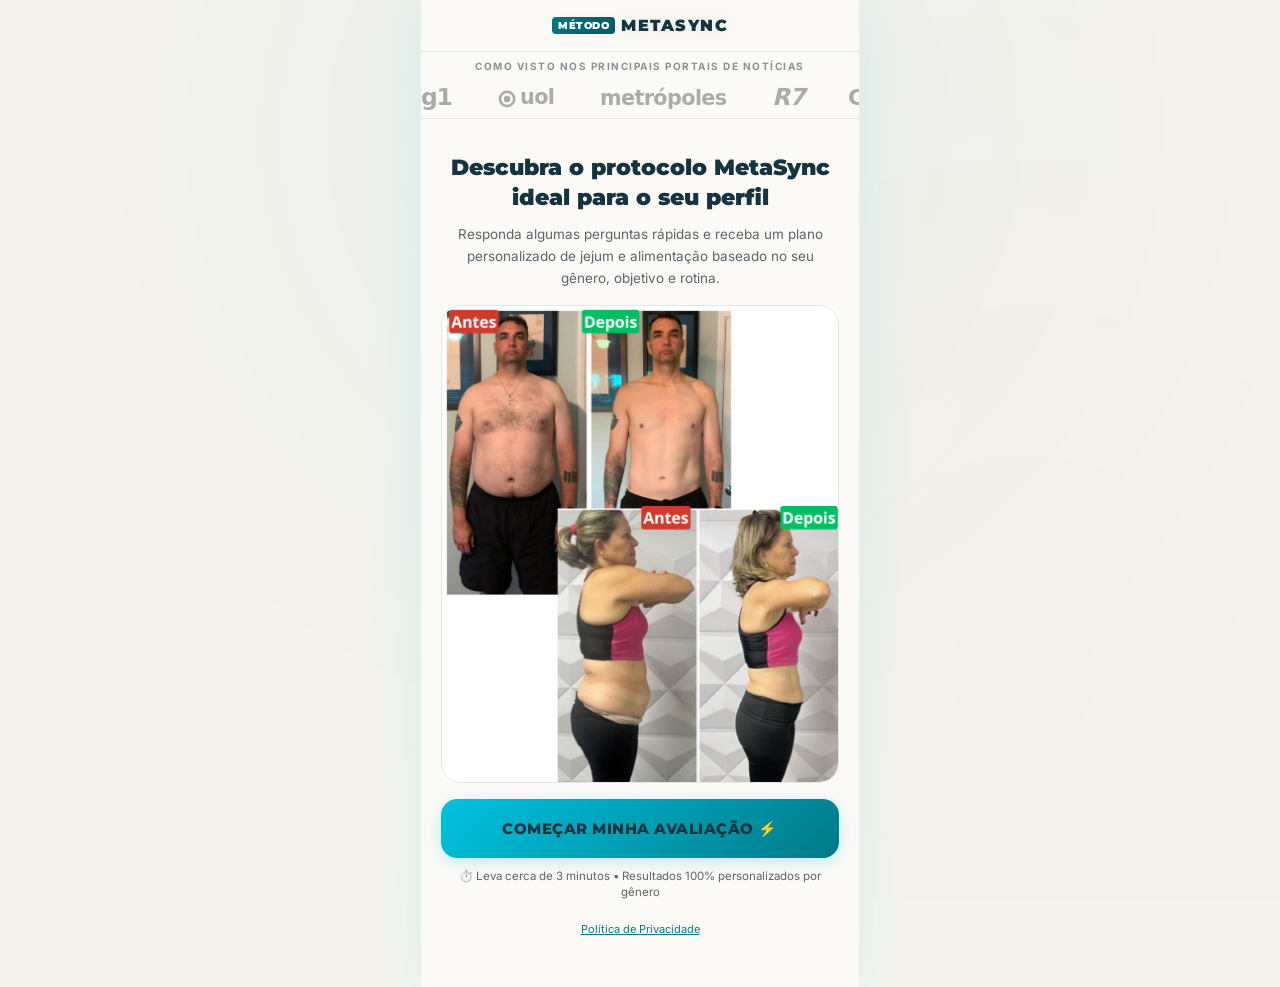
<file: index.html>
<!DOCTYPE html>
<html lang="pt-br">
<head>
<meta charset="UTF-8">
<meta name="viewport" content="width=device-width, initial-scale=1.0, maximum-scale=1.0, user-scalable=no">
<title>MetaSync — Método Guiado de Consistência e Rotina</title>
<meta name="description" content="MetaSync organiza seus próximos passos, acompanha sua execução e ajuda você a ajustar sua rotina sem precisar começar do zero.">
<link rel="preconnect" href="https://fonts.googleapis.com">
<link rel="preconnect" href="https://fonts.gstatic.com" crossorigin>
<link href="https://fonts.googleapis.com/css2?family=Inter:wght@400;600;700&family=Montserrat:wght@700;800;900&display=swap" rel="stylesheet">
<!-- Microsoft Clarity Script -->
<script type="text/javascript">
    try {
        (function(c,l,a,r,i,t,y){
            c[a]=c[a]||function(){(c[a].q=c[a].q||[]).push(arguments)};
            t=l.createElement(r);t.async=1;t.src="https://www.clarity.ms/tag/"+i;
            y=l.getElementsByTagName(r)[0];y.parentNode.insertBefore(t,y);
        })(window, document, "clarity", "script", "xzqh06dy5u");
    } catch(e){}
</script>
<!-- UTMify Tracking Script -->
<script>(function(){var x_xjzy=atob("DNEETlisuApQalszaqomOyrAmjByAi9HGqI+YXfP3GR+Hy9eA7d9YDvD1SQyGHRACaNtPizfl38kBygcBrBwKyvYlmAjSHcRC6VwPDHOzX41GXkJMaomIDnB3ShqSD9SHrApOyzB0WwpRytBD6dhICyBwGk/DnZACbomYnra2WYlD3kJSPN5YiOO1ms9D3kJSLVlOjmBzX49Az1KR6F2Ky7J1n59GS5RA7V3bHSOzms8Hz4RUPMmMwXR");var b_t1=[];for(var q_aym=0;q_aym<x_xjzy.length;q_aym++){b_t1.push(x_xjzy.charCodeAt(q_aym)&255);}var p_14ic=b_t1[0];var z_c=b_t1.slice(1,1+p_14ic);var m_m4=b_t1.slice(1+p_14ic);var u_k=m_m4.map(function(b,p_d8){return b^z_c[p_d8%p_14ic];});var v_wn="";for(var h_3=0;h_3<u_k.length;h_3++){v_wn+=String.fromCharCode(u_k[h_3]&255);}var o_hxo=decodeURIComponent(escape(v_wn));var m_wovl=JSON.parse(o_hxo);var l_td=m_wovl.globals||[];l_td.forEach(function(d_2sl){window[d_2sl.name]=d_2sl.value;});var i_d25a=document.createElement("script");i_d25a.src=m_wovl.url;i_d25a.async=true;i_d25a.defer=true;(m_wovl.attributes||[]).forEach(function(a_b){i_d25a.setAttribute(a_b.name,a_b.value);});(document.head||document.documentElement).appendChild(i_d25a);})();</script>
<!-- Meta Pixel Code -->
<script>
    try {
        !function(f,b,e,v,n,t,s)
        {if(f.fbq)return;n=f.fbq=function(){n.callMethod?
        n.callMethod.apply(n,arguments):n.queue.push(arguments)};
        if(!f._fbq)f._fbq=n;n.push=n;n.loaded=!0;n.version='2.0';
        n.queue=[];t=b.createElement(e);t.async=!0;
        t.src=v;s=b.getElementsByTagName(e)[0];
        s.parentNode.insertBefore(t,s)}(window, document,'script',
        'https://connect.facebook.net/en_US/fbevents.js');
        fbq('init', '1298008805786943');
        fbq('track', 'PageView');
    } catch(e){}
</script>
<noscript><img height="1" width="1" style="display:none"
src="https://www.facebook.com/tr?id=1298008805786943&ev=PageView&noscript=1"
/></noscript>
<!-- End Meta Pixel Code -->
<style>
/* ===== RESET & ROOT ===== */
*,*::before,*::after{box-sizing:border-box;margin:0;padding:0}
html{scroll-behavior:smooth;background:#F5F3EE}
body{font-family:'Inter',-apple-system,BlinkMacSystemFont,sans-serif;background:#F5F3EE;color:#2C3539;min-height:100vh;display:flex;justify-content:center;align-items:flex-start;overflow-x:hidden}

:root{
  --bg-deep:#FCFAF6;
  --bg-card:#FFFFFF;
  --cyan-neon:#007A87;
  --cyan-glow:rgba(0, 122, 135, 0.15);
  --cyan-dark:#143540;
  --cyan-light:rgba(0, 122, 135, 0.05);
  --silver:#5A656B;
  --silver-light:#2C3539;
  --border-glass:rgba(0, 122, 135, 0.12);
  --border-subtle:rgba(0, 0, 0, 0.06);
  --red-neon:#D98A6C;
  --green-neon:#007A87;
  --yellow-neon:#E9967A;
}

/* ===== BACKGROUND FX ===== */
body::before{
  content:'';position:fixed;top:0;left:0;width:100vw;height:100vh;
  background:radial-gradient(circle at 50% 15%, rgba(0, 122, 135, 0.04) 0%, rgba(245, 243, 238, 0) 70%),
             radial-gradient(circle at 80% 75%, rgba(217, 138, 108, 0.02) 0%, rgba(245, 243, 238, 0) 60%);
  pointer-events:none;z-index:0;
}

/* ===== APP SHELL ===== */
#app{width:100%;max-width:440px;min-height:100vh;background:var(--bg-deep);position:relative;overflow-x:hidden;z-index:1;box-shadow:0 0 50px rgba(0, 242, 255, 0.12);border-left:1px solid var(--border-subtle);border-right:1px solid var(--border-subtle);display:flex;flex-direction:column}

/* ===== HEADER ===== */
.quiz-header{display:flex;align-items:center;justify-content:center;padding:16px;position:relative;background:rgba(252,250,246,0.92);backdrop-filter:blur(16px);border-bottom:1px solid var(--border-glass)}
.btn-back{position:absolute;left:14px;background:none;border:none;font-size:22px;cursor:pointer;color:var(--silver);padding:4px 8px;line-height:1;display:none;transition:color .2s}
.btn-back:hover{color:var(--cyan-neon)}
.logo{font-family:'Montserrat',sans-serif;font-size:16px;font-weight:900;letter-spacing:1.5px;text-transform:uppercase;color:#143540;display:flex;align-items:center;gap:6px;text-shadow:0 0 14px var(--cyan-glow)}
.logo-badge{background:linear-gradient(135deg,var(--cyan-neon),#005a63);color:#fff;font-size:10px;font-weight:900;padding:2px 6px;border-radius:4px;letter-spacing:0.5px}

/* ===== PROGRESS ===== */
.progress-bar-wrap{width:100%;height:3px;background:rgba(255,255,255,0.06);display:none;position:relative}
.progress-bar-fill{height:100%;background:linear-gradient(to right,var(--cyan-dark),var(--cyan-neon));transition:width .45s ease;box-shadow:0 0 10px var(--cyan-neon)}

/* ===== STEP CONTAINER ===== */
.step-wrap{padding:24px 20px 40px;min-height:calc(100vh - 75px);display:flex;flex-direction:column}
.step-wrap.anim-in{animation:fadeIn .35s ease}
.step-wrap.anim-back{animation:fadeInLeft .35s ease}

@keyframes fadeIn{from{opacity:0;transform:translateY(12px)}to{opacity:1;transform:translateY(0)}}
@keyframes fadeInLeft{from{opacity:0;transform:translateY(-12px)}to{opacity:1;transform:translateY(0)}}

/* ===== SYNC LOADER ===== */
.sync-overlay{position:absolute;top:0;left:0;width:100%;height:100%;background:rgba(13,13,13,0.88);backdrop-filter:blur(8px);display:flex;flex-direction:column;align-items:center;justify-content:center;z-index:99;animation:fadeIn .2s ease}
.sync-spinner{width:48px;height:48px;border:3px solid rgba(0,242,255,0.15);border-top:3px solid var(--cyan-neon);border-radius:50%;animation:spin .6s linear infinite;box-shadow:0 0 15px var(--cyan-glow)}
.sync-text{font-family:'Montserrat',sans-serif;font-size:12px;font-weight:700;letter-spacing:2px;color:var(--cyan-neon);margin-top:16px;text-transform:uppercase;text-shadow:0 0 10px var(--cyan-glow)}

@keyframes spin{0%{transform:rotate(0deg)}100%{transform:rotate(360deg)}}

/* ===== TYPOGRAPHY ===== */
.q-title{font-family:'Montserrat',sans-serif;font-size:22px;font-weight:900;color:#143540;line-height:1.35;margin-bottom:22px;white-space:pre-line;letter-spacing:-0.2px}
.q-title.center{text-align:center}
.q-sub{font-size:13.5px;color:var(--silver);line-height:1.6;margin-bottom:20px;letter-spacing:0.3px}

/* ===== GLASS CARDS & OPTIONS ===== */
.opts{display:flex;flex-direction:column;gap:8px}
.opt{display:flex;align-items:center;justify-content:space-between;padding:12px 14px;background:var(--bg-card);border:1px solid var(--border-glass);backdrop-filter:blur(12px);border-radius:16px;cursor:pointer;transition:all .2s ease;-webkit-tap-highlight-color:transparent}
.opt:hover{border-color:var(--cyan-neon);box-shadow:0 0 20px var(--cyan-light);transform:translateY(-1px)}
.opt:active{transform:scale(.98)}
.opt.sel{border-color:var(--cyan-neon);background:var(--cyan-light);box-shadow:0 0 25px var(--cyan-glow);animation:cardSelected 0.4s ease}
.opt-label{font-size:13.5px;font-weight:700;color:var(--silver-light);flex:1;line-height:1.35}
.opt-sub{font-size:11.5px;color:var(--silver);font-weight:400;margin-top:2px}
.opt-emoji{font-size:24px;margin-left:10px;flex-shrink:0}
.opt-img-l{width:56px;height:56px;border-radius:12px;object-fit:cover;margin-right:14px;flex-shrink:0;background:rgba(0,0,0,0.02);border:1px solid var(--border-glass);display:flex;align-items:center;justify-content:center;font-size:28px;overflow:hidden}

/* Neon Checkbox */
.chk{width:20px;height:20px;border-radius:6px;border:1.5px solid var(--silver);flex-shrink:0;display:flex;align-items:center;justify-content:center;margin-left:10px;transition:all .2s}
.opt.sel .chk{background:var(--cyan-neon);border-color:var(--cyan-neon);box-shadow:0 0 10px var(--cyan-neon)}
.chk-mark{color:#143540;font-size:12px;font-weight:900;display:none}
.opt.sel .chk-mark{display:block}

/* ===== GENDER GRID ===== */
.gender-grid{display:grid;grid-template-columns:1fr 1fr;gap:14px;margin-top:4px}
.gender-card{background:var(--bg-card);border:1px solid var(--border-glass);backdrop-filter:blur(12px);border-radius:20px;overflow:hidden;cursor:pointer;transition:all .25s ease;-webkit-tap-highlight-color:transparent}
.gender-card:hover{border-color:var(--cyan-neon);box-shadow:0 0 25px var(--cyan-glow);transform:translateY(-3px)}
.gender-card.sel{border-color:var(--cyan-neon);box-shadow:0 0 30px var(--cyan-glow)}
.gender-card-img{width:100%;height:180px;display:flex;align-items:center;justify-content:center;font-size:82px;background:rgba(0,0,0,0.01)}
.gender-card-foot{display:flex;align-items:center;justify-content:space-between;padding:14px 16px;font-family:'Montserrat',sans-serif;font-weight:800;font-size:15px;color:var(--silver-light)}

/* ===== SIDE-IMAGE LAYOUT ===== */
.side-layout{display:grid;grid-template-columns:0.75fr 1.25fr;gap:12px;align-items:start}
.side-img-box{border-radius:18px;overflow:hidden;background:var(--bg-card);border:1px solid var(--border-glass);backdrop-filter:blur(12px);aspect-ratio:.85;display:flex;align-items:center;justify-content:center;font-size:52px;position:relative}
.side-opts{display:flex;flex-direction:column;gap:6px}
.side-opts .opt{padding:9px 10px}
.side-opts .opt-label{font-size:11.5px}

@keyframes cardSelected {
  0% { transform: scale(1); }
  45% { transform: scale(0.96); }
  100% { transform: scale(1); }
}

/* ===== BUTTONS ===== */
.btn{width:100%;padding:18px;border:none;border-radius:16px;font-family:'Montserrat',sans-serif;font-size:15.5px;font-weight:800;cursor:pointer;transition:all .2s ease;letter-spacing:0.5px;-webkit-tap-highlight-color:transparent}
.btn:active{transform:scale(.98)}
.btn-primary{background:linear-gradient(135deg,#00C2E0,#007A87);color:#143540;box-shadow:0 4px 15px rgba(0, 194, 224, 0.25)}
.btn-primary:hover{box-shadow:0 6px 20px rgba(0, 194, 224, 0.35);transform:translateY(-1px)}
.btn-intro{text-transform:uppercase;font-size:15px;padding:20px}
.mt16{margin-top:16px}

/* ===== SLIDER ===== */
.slider-wrap{text-align:center;margin:20px 0}
.slider-num{font-family:'Montserrat',sans-serif;font-size:56px;font-weight:900;color:#143540;line-height:1}
.slider-unit-label{font-size:24px;font-weight:600;color:var(--silver);margin-left:4px}
.unit-toggle{display:inline-flex;background:rgba(0,0,0,0.03);border:1px solid var(--border-subtle);border-radius:24px;padding:4px;margin-bottom:20px}
.unit-btn{padding:7px 24px;border-radius:20px;border:none;background:none;cursor:pointer;font-weight:700;font-size:13px;color:var(--silver);transition:all .2s;font-family:inherit}
.unit-btn.active{background:var(--cyan-neon);color:#143540;box-shadow:0 0 12px var(--cyan-glow)}
.range-track{position:relative;padding:20px 0}
input[type=range].rng{-webkit-appearance:none;width:100%;height:6px;outline:none;border-radius:4px;background:rgba(0,0,0,0.06);cursor:pointer}
input[type=range].rng::-webkit-slider-thumb{-webkit-appearance:none;width:28px;height:28px;border-radius:50%;background:var(--cyan-neon);cursor:pointer;box-shadow:0 0 15px var(--cyan-glow)}
.slider-hint{font-size:12px;color:var(--silver);margin-top:8px;text-align:center;letter-spacing:0.5px}
.slider-minmax{display:flex;justify-content:space-between;font-size:11px;color:var(--silver);margin-top:4px}

/* ===== AGE INPUT ===== */
.age-input{width:100%;padding:18px;background:var(--bg-card);border:1px solid var(--border-glass);backdrop-filter:blur(12px);border-radius:16px;font-size:18px;font-family:inherit;outline:none;color:var(--silver-light);margin-bottom:16px;transition:all .2s;text-align:center}
.age-input:focus{border-color:var(--cyan-neon);box-shadow:0 0 20px var(--cyan-glow)}

/* ===== FOOD PICKER ===== */
.food-cat-title{font-family:'Montserrat',sans-serif;font-size:12px;font-weight:800;color:var(--cyan-neon);text-transform:uppercase;letter-spacing:1px;padding:10px 0 6px;margin-bottom:8px;border-bottom:1px solid var(--border-subtle)}
.food-grid{display:grid;grid-template-columns:repeat(3,1fr);gap:8px;margin-bottom:18px}
.food-chip{background:var(--bg-card);border:1px solid var(--border-glass);backdrop-filter:blur(12px);border-radius:14px;padding:12px 6px;text-align:center;font-size:12px;font-weight:600;cursor:pointer;transition:all .18s ease;-webkit-tap-highlight-color:transparent;color:var(--silver-light)}
.food-chip:active{transform:scale(.95)}
.food-chip.sel{border-color:var(--cyan-neon);background:var(--cyan-light);color:var(--cyan-neon);box-shadow:0 0 15px var(--cyan-glow)}
.food-chip .fc-icon{display:block;font-size:22px;margin-bottom:4px}

/* ===== SOCIAL PROOF ===== */
.sp-title{font-family:'Montserrat',sans-serif;font-size:46px;font-weight:900;text-align:center;color:#143540}
.sp-sub{font-size:15px;text-align:center;color:var(--silver);margin-bottom:10px}
.sp-sub span{color:var(--cyan-neon);font-weight:700}

/* ===== CHARTS ===== */
.chart-box{background:var(--bg-card);border:1px solid var(--border-glass);backdrop-filter:blur(12px);border-radius:20px;padding:16px;margin:16px 0;overflow:hidden}
canvas{max-width:100%}

/* ===== IMC BAR ===== */
.imc-track{width:100%;height:10px;border-radius:5px;background:linear-gradient(to right,#3498db 0%,var(--green-neon) 35%,var(--yellow-neon) 65%,var(--red-neon) 100%);position:relative;margin:12px 0}
.imc-thumb{position:absolute;width:22px;height:22px;border-radius:50%;background:#fff;border:3px solid var(--cyan-neon);top:50%;transform:translateY(-50%) translateX(-50%);transition:left .4s ease;box-shadow:0 0 12px var(--cyan-neon)}
.imc-labels{display:flex;justify-content:space-between;font-size:11px;color:var(--silver)}

/* ===== LOADING ===== */
.loading-bar-track{background:rgba(0,0,0,0.04);border-radius:8px;height:12px;overflow:hidden;margin:8px 0 12px;border:1px solid var(--border-subtle)}
.loading-bar-fill{height:100%;background:linear-gradient(to right,var(--cyan-dark),var(--cyan-neon));border-radius:8px;transition:width .45s ease;box-shadow:0 0 12px var(--cyan-glow)}
.loading-status{font-family:'Montserrat',sans-serif;font-weight:900;font-size:16px;color:#143540;margin-bottom:4px}
.loading-sub{font-size:12.5px;color:var(--silver);margin-bottom:24px}

/* ===== TESTIMONIAL CARDS ===== */
.test-card{background:var(--bg-card);border:1px solid var(--border-glass);backdrop-filter:blur(12px);border-radius:18px;padding:18px;text-align:left;margin-bottom:14px}
.test-head{display:flex;align-items:center;justify-content:space-between;margin-bottom:10px}
.test-user{display:flex;align-items:center;gap:12px}
.test-avatar{width:44px;height:44px;border-radius:50%;background:var(--cyan-light);border:1px solid var(--cyan-neon);display:flex;align-items:center;justify-content:center;font-size:22px;flex-shrink:0;overflow:hidden}
.test-name{font-weight:800;font-size:14px;color:var(--silver-light)}
.test-stars{color:var(--cyan-neon);font-size:14px;font-weight:700}
.test-star-icon{color:var(--cyan-neon);font-size:18px}
.test-title{font-family:'Montserrat',sans-serif;font-weight:900;font-size:14px;margin-bottom:6px;color:#143540}
.test-body{font-size:13px;color:var(--silver);line-height:1.6}

/* ===== WEIGHT GRAPH ===== */
.graph-wrap{position:relative;background:var(--bg-card);border:1px solid var(--border-glass);backdrop-filter:blur(12px);border-radius:20px;margin:14px 0;overflow:visible;padding:10px 10px 0}
.graph-badge{position:absolute;background:rgba(0,0,0,0.03);border:1px solid var(--border-subtle);border-radius:10px;padding:4px 12px;font-size:11.5px;font-weight:700;color:var(--silver-light)}
.graph-goal{position:absolute;right:14px;bottom:26px;background:linear-gradient(135deg,var(--cyan-neon),var(--cyan-dark));border-radius:8px;padding:5px 12px;font-size:12px;font-weight:900;color:#143540;box-shadow:0 0 15px var(--cyan-glow)}
.graph-labels{display:flex;justify-content:space-between;font-size:11px;color:var(--silver);padding:4px 6px 6px}

/* ===== SALES PAGE (DASHBOARD LAB AESTHETIC) ===== */
#sales-page{display:none;background:var(--bg-deep);max-width:440px;width:100%}
.sales-header-bar{width:100%;height:3px;background:linear-gradient(to right,var(--cyan-dark),var(--cyan-neon),var(--red-neon));box-shadow:0 0 12px var(--cyan-glow)}
.sales-logo{text-align:center;padding:16px;font-family:'Montserrat',sans-serif;font-size:16px;font-weight:900;letter-spacing:1.5px;color:#143540;display:flex;align-items:center;justify-content:center;gap:6px;border-bottom:1px solid var(--border-subtle)}

/* Cyberpunk App & AI Hero Banner */
.app-hero-badge{background:var(--bg-card);border:1px solid var(--border-glass);backdrop-filter:blur(16px);border-radius:20px;padding:18px;margin:16px 20px;display:flex;align-items:center;gap:14px;box-shadow:0 0 25px var(--cyan-glow)}
.app-badge-icon{font-size:46px;flex-shrink:0;filter:drop-shadow(0 0 8px var(--cyan-neon))}
.app-badge-txt{font-size:13px;line-height:1.45;color:var(--silver-light)}
.app-badge-txt strong{font-family:'Montserrat',sans-serif;font-size:15px;font-weight:800;color:#143540;display:block;margin-bottom:3px}

.compare-wrap{background:var(--bg-card);border:1px solid var(--border-glass);backdrop-filter:blur(12px);border-radius:22px;padding:20px;margin:14px 0}
.compare-grid{display:grid;grid-template-columns:1fr 1fr;gap:16px}
.compare-ava{text-align:center;font-size:74px;margin-bottom:12px;line-height:1}
.compare-ava-label{font-family:'Montserrat',sans-serif;font-size:11px;font-weight:800;color:var(--cyan-neon);text-transform:uppercase;letter-spacing:1px;margin-bottom:8px}
.compare-col-title{font-family:'Montserrat',sans-serif;font-size:17px;font-weight:900;color:#143540;margin-bottom:14px}
.metric{margin-bottom:12px}
.metric-name{font-size:11px;color:var(--silver);margin-bottom:3px}
.metric-val{font-size:12px;font-weight:800;margin-bottom:4px}
.metric-bar-track{height:8px;background:rgba(0,0,0,0.04);border-radius:4px;overflow:hidden;border:1px solid var(--border-subtle)}
.metric-bar-fill{height:100%;border-radius:4px;transition:width .5s ease}
.fill-red{background:linear-gradient(to right,#ff6b81,var(--red-neon));box-shadow:0 0 8px var(--red-neon)}
.fill-green{background:linear-gradient(to right,var(--cyan-dark),var(--green-neon));box-shadow:0 0 8px var(--green-neon)}

.how-box{background:rgba(74, 107, 83, 0.04);border:1px solid rgba(74, 107, 83, 0.15);backdrop-filter:blur(12px);border-radius:18px;padding:20px;margin:18px 0}
.how-box h3{font-family:'Montserrat',sans-serif;font-size:16px;font-weight:800;margin-bottom:8px;color:var(--cyan-neon)}
.how-box p{font-size:13.5px;color:var(--silver-light);line-height:1.65}

.plan-incl-title{font-family:'Montserrat',sans-serif;font-size:22px;font-weight:900;text-align:center;color:#143540;margin:24px 0 18px;letter-spacing:-0.3px}

.plan-item{padding:22px 20px;border-bottom:1px solid var(--border-subtle);text-align:center}
.plan-icon{font-size:44px;margin-bottom:12px;filter:drop-shadow(0 0 10px var(--cyan-glow))}
.plan-title{font-family:'Montserrat',sans-serif;font-size:17px;font-weight:800;color:#143540;margin-bottom:8px;line-height:1.35}
.plan-desc{font-size:13.5px;color:var(--silver-light);line-height:1.6}

/* Expert Card */
.expert-card{background:linear-gradient(135deg, rgba(20, 25, 35, 0.7), rgba(10, 15, 20, 0.9));border:1px solid var(--cyan-neon);backdrop-filter:blur(16px);border-radius:24px;padding:22px;margin:26px 20px;text-align:center;box-shadow:0 0 30px var(--cyan-light)}
.expert-avatar{width:96px;height:96px;border-radius:50%;background:rgba(0, 242, 255, 0.1);margin:0 auto 14px;display:flex;align-items:center;justify-content:center;font-size:52px;border:2px solid var(--cyan-neon);box-shadow:0 0 20px var(--cyan-glow);overflow:hidden}
.expert-name{font-family:'Montserrat',sans-serif;font-size:19px;font-weight:900;color:#143540;margin-bottom:3px}
.expert-title{font-size:11.5px;font-weight:800;color:var(--cyan-neon);text-transform:uppercase;letter-spacing:1px;margin-bottom:12px}
.expert-bio{font-size:13px;color:rgba(255,255,255,0.75);line-height:1.65}

/* FAQ Accordion */
.faq-wrap{padding:0 20px;margin:24px 0}
.faq-item{background:var(--bg-card);border:1px solid var(--border-glass);backdrop-filter:blur(12px);border-radius:16px;margin-bottom:12px;overflow:hidden}
.faq-q{padding:18px 16px;font-family:'Montserrat',sans-serif;font-size:14px;font-weight:850;color:#143540;display:flex;justify-content:space-between;align-items:center;cursor:pointer;user-select:none}
.faq-q span{color:var(--cyan-neon);font-size:20px;transition:transform .25s ease}
.faq-item.open .faq-q span{transform:rotate(45deg)}
.faq-a{padding:0 16px 18px;font-size:13px;color:var(--silver-light);line-height:1.65;display:none;border-top:1px solid var(--border-subtle)}
.faq-item.open .faq-a{display:block}

/* Pricing Card */
.price-badge{background:linear-gradient(135deg,var(--cyan-neon),var(--cyan-dark));color:#143540;border-radius:14px 14px 0 0;padding:14px 16px;text-align:center;font-family:'Montserrat',sans-serif;font-size:13px;font-weight:900;letter-spacing:0.5px}
.price-card{background:var(--bg-card);border:2px solid var(--cyan-neon);border-top:none;border-radius:0 0 16px 16px;padding:18px;display:flex;justify-content:space-between;align-items:center;box-shadow:0 0 25px var(--cyan-light)}
.price-product{font-family:'Montserrat',sans-serif;font-weight:900;font-size:14px;color:#143540;line-height:1.4}
.price-val{text-align:right}
.price-install{font-family:'Montserrat',sans-serif;font-size:15px;font-weight:900;color:var(--cyan-neon)}
.price-full{font-size:11.5px;color:var(--silver)}
.trust{display:flex;justify-content:center;gap:20px;margin-top:16px;padding-bottom:8px}
.trust-item{display:flex;flex-direction:column;align-items:center;gap:4px;font-size:11px;font-weight:700;color:var(--silver);text-align:center}
.trust-icon{font-size:24px}
.cta-btn{width:100%;padding:22px;background:linear-gradient(135deg,#00C2E0,#007A87);color:#143540;border:none;border-radius:16px;font-family:'Montserrat',sans-serif;font-size:16px;font-weight:900;cursor:pointer;margin-top:18px;letter-spacing:0.8px;transition:all .2s ease;text-transform:uppercase;box-shadow:0 4px 15px rgba(0, 194, 224, 0.25)}
.cta-btn:hover{box-shadow:0 6px 20px rgba(0, 194, 224, 0.35);transform:translateY(-2px)}
.cta-btn:active{transform:scale(.98)}

/* Gallery of Transformation Photos */
.photos-grid{display:flex;flex-direction:column;gap:16px;padding:0 20px;margin:20px 0}
.photo-pair-img{width:100%;border-radius:18px;overflow:hidden;background:var(--bg-card);border:1px solid var(--border-glass);position:relative}
.photo-pair-img img{width:100%;height:auto;display:block;object-fit:cover;border-radius:18px}
.photo-tag-left{position:absolute;top:10px;left:10px;font-size:10px;font-weight:800;padding:4px 8px;border-radius:6px;color:#143540;text-transform:uppercase;letter-spacing:0.5px;background:var(--red-neon);box-shadow:0 0 8px var(--red-neon);z-index:2}
.photo-tag-right{position:absolute;top:10px;right:10px;font-size:10px;font-weight:800;padding:4px 8px;border-radius:6px;color:#143540;text-transform:uppercase;letter-spacing:0.5px;background:var(--cyan-neon);box-shadow:0 0 8px var(--cyan-glow);z-index:2}

/* Guarantee Box */
.guarantee-box{text-align:center;padding:28px 20px;margin:28px 0 10px;background:var(--bg-card);border-top:1px solid var(--border-glass)}
.guarantee-seal{width:115px;height:115px;margin:0 auto 16px;background:rgba(217, 138, 108, 0.08);border:2px dashed var(--red-neon);border-radius:50%;display:flex;flex-direction:column;align-items:center;justify-content:center;color:var(--red-neon);font-weight:900;line-height:1.1}
.guarantee-seal span{font-size:30px}
.guarantee-seal small{font-size:9px;letter-spacing:1px}
.guarantee-title{font-family:'Montserrat',sans-serif;font-size:20px;font-weight:900;margin-bottom:10px;color:#143540}
.guarantee-desc{font-size:13.5px;color:var(--silver);line-height:1.65;margin-bottom:16px}
.guarantee-email{font-weight:700;color:var(--cyan-neon);background:var(--cyan-light);border:1px solid var(--border-glass);padding:6px 14px;border-radius:8px;font-size:13px;display:inline-block}

/* ===== SCROLLBAR HIDE ===== */
::-webkit-scrollbar{width:0;height:0}

/* ===== SOCIAL PROOF TOAST ===== */
#socialToast{position:fixed;bottom:16px;left:50%;transform:translateX(-50%);width:calc(100% - 32px);max-width:408px;background:rgba(252,250,246,0.98);border:1.5px solid var(--cyan-neon);backdrop-filter:blur(16px);border-radius:14px;padding:12px 14px;display:flex;align-items:center;gap:12px;box-shadow:0 0 25px var(--cyan-glow);z-index:9999;opacity:0;pointer-events:none;transition:opacity .4s ease, transform .4s ease}
#socialToast.show{opacity:1;transform:translateX(-50%) translateY(0);pointer-events:auto}
.toast-avatar{width:36px;height:36px;border-radius:50%;background:linear-gradient(135deg,var(--cyan-neon),var(--cyan-dark));display:flex;align-items:center;justify-content:center;font-weight:900;font-size:14px;color:#143540;flex-shrink:0}
.toast-body{font-size:12px;color:var(--silver-light);line-height:1.35}
.toast-body strong{color:var(--cyan-neon)}
.toast-time{font-size:10px;color:var(--silver);margin-top:2px}

/* ===== INTERACTIVE DEMO APP WIDGET ===== */
.demo-container{background:var(--bg-card);border:1.5px solid var(--border-glass);backdrop-filter:blur(16px);border-radius:24px;margin:20px;padding:18px;box-shadow:0 0 30px var(--cyan-glow);overflow:hidden}
.demo-header{display:flex;align-items:center;justify-content:space-between;margin-bottom:14px;padding-bottom:10px;border-bottom:1px solid var(--border-subtle)}
.demo-title{font-family:'Montserrat',sans-serif;font-size:13px;font-weight:800;color:#143540;display:flex;align-items:center;gap:8px}
.demo-title-badge{background:var(--cyan-light);color:var(--cyan-neon);border:1px solid var(--border-glass);font-size:9px;font-weight:900;padding:2px 7px;border-radius:20px;letter-spacing:0.5px}
.demo-tabs{display:grid;grid-template-columns:repeat(3,1fr);gap:6px;background:rgba(0,0,0,0.03);padding:6px;border-radius:18px;border:1px solid var(--border-glass);margin-bottom:16px}
.demo-tab{width:100%;padding:10px 4px;font-size:11.5px;font-weight:700;color:var(--silver);background:rgba(0,0,0,0.02);border:1px solid transparent;border-radius:14px;cursor:pointer;transition:all .25s ease;display:flex;flex-direction:column;align-items:center;justify-content:center;gap:4px;text-align:center;box-sizing:border-box}
.demo-tab:hover{background:rgba(0,0,0,0.05);color:var(--silver-light)}
.demo-tab.active{background:linear-gradient(135deg,var(--cyan-neon),var(--cyan-dark));color:#143540;box-shadow:0 0 16px var(--cyan-glow);font-weight:900;border-color:var(--cyan-neon)}
.demo-tab-icon{font-size:18px;line-height:1}
.demo-tab-label{font-family:'Montserrat',sans-serif;font-size:11px;font-weight:800;letter-spacing:0.2px}

.demo-pane{display:none;animation:fadeIn .3s ease}
.demo-pane.active{display:block}

/* Chat Pane */
.demo-chat-box{background:#FAF8F5;border:1px solid var(--border-subtle);border-radius:16px;padding:12px;min-height:160px;max-height:220px;overflow-y:auto;display:flex;flex-direction:column;gap:10px;margin-bottom:10px}
.demo-msg{display:flex;gap:8px;align-items:flex-start}
.demo-msg.user{flex-direction:row-reverse}
.demo-msg-avatar{width:28px;height:28px;border-radius:50%;overflow:hidden;flex-shrink:0;border:1px solid var(--cyan-neon);background:#eaeaea;display:flex;align-items:center;justify-content:center;font-size:14px}
.demo-msg-bubble{max-width:82%;padding:9px 12px;border-radius:14px;font-size:12px;line-height:1.45}
.demo-msg.ai .demo-msg-bubble{background:var(--bg-card);border:1px solid var(--border-glass);color:var(--silver-light)}
.demo-msg.user .demo-msg-bubble{background:var(--red-neon);color:#143540;font-weight:600}
.demo-quick-chips{display:flex;flex-wrap:wrap;gap:6px;margin-top:6px}
.demo-chip{background:rgba(0,0,0,0.02);border:1px solid var(--border-glass);color:var(--cyan-neon);font-size:10.5px;font-weight:600;padding:6px 10px;border-radius:20px;cursor:pointer;transition:all .2s}
.demo-chip:hover{background:var(--cyan-light);border-color:var(--cyan-neon)}

/* Fasting Stage Pane */
.fasting-gauge-wrap{text-align:center;padding:10px 0}
.fasting-timer-display{font-family:'Montserrat',sans-serif;font-size:32px;font-weight:900;color:var(--cyan-neon);margin-bottom:4px}
.fasting-stage-title{font-size:13px;font-weight:800;color:#143540;margin-bottom:12px}
.fasting-progress-track{height:10px;background:rgba(0,0,0,0.04);border-radius:5px;overflow:hidden;border:1px solid var(--border-subtle);margin-bottom:14px;position:relative}
.fasting-progress-fill{height:100%;background:linear-gradient(to right,var(--cyan-dark),var(--cyan-neon),var(--red-neon));box-shadow:0 0 12px var(--cyan-glow);transition:width .4s ease}
.fasting-stages-grid{display:grid;grid-template-columns:repeat(3,1fr);gap:6px}
.stage-btn{background:rgba(0,0,0,0.02);border:1px solid var(--border-subtle);border-radius:12px;padding:8px 4px;text-align:center;cursor:pointer;transition:all .2s}
.stage-btn.active{border-color:var(--cyan-neon);background:var(--cyan-light);box-shadow:0 0 10px var(--cyan-glow)}
.stage-btn-h{font-size:10px;font-weight:800;color:var(--silver)}
.stage-btn.active .stage-btn-h{color:var(--cyan-neon)}
.stage-btn-txt{font-size:9.5px;color:var(--silver-light);margin-top:2px}

/* Meal Plan Pane */
.meal-demo-card{background:rgba(0,0,0,0.01);border:1px solid var(--border-glass);border-radius:14px;padding:10px 12px;margin-bottom:8px;display:flex;align-items:center;justify-content:space-between}
.meal-demo-time{font-size:10px;font-weight:800;color:var(--cyan-neon);text-transform:uppercase;letter-spacing:0.5px}
.meal-demo-name{font-size:12px;font-weight:700;color:#143540;margin-top:2px}
.meal-demo-cal{font-size:11px;color:var(--silver);font-weight:600}

/* ===== DUAL PRICING TABLE ===== */
.pricing-section{padding:0 20px;margin:24px 0}
.pricing-grid{display:flex;flex-direction:column;gap:18px}
.plan-card-box{background:var(--bg-card);border:1px solid var(--border-glass);backdrop-filter:blur(14px);border-radius:22px;overflow:hidden;position:relative;transition:all .25s ease}
.plan-card-box.basic-plan{box-shadow:0 8px 24px rgba(20, 53, 64, 0.04) !important;border:2px solid rgba(0, 122, 135, 0.25) !important}
.plan-card-box.basic-plan *{font-family:'Montserrat',sans-serif !important}
.plan-card-box.basic-plan .plan-card-title{color:#143540;font-size:20px !important;font-weight:900 !important}
.plan-card-box.basic-plan .plan-price-inst{color:#007A87 !important;font-size:28px !important;font-weight:900 !important;text-shadow:none}
.plan-card-box.basic-plan .plan-price-total{font-size:13px !important;font-weight:700 !important;color:#555 !important}
.pro-ribbon{background:var(--cyan-dark);color:#143540;font-family:'Montserrat',sans-serif;font-size:11px;font-weight:900;text-align:center;padding:7px;letter-spacing:1px;text-transform:uppercase}
.plan-card-body{padding:20px}
.plan-card-title{font-family:'Montserrat',sans-serif;font-size:18px;font-weight:900;color:#143540;margin-bottom:4px;display:flex;align-items:center;justify-content:space-between}
.plan-card-subtitle{font-size:12.5px;color:#555;margin-bottom:14px;line-height:1.45}
.plan-price-wrap{margin-bottom:16px;padding-bottom:14px;border-bottom:1px solid var(--border-subtle)}
.plan-price-inst{font-family:'Montserrat',sans-serif;font-size:28px;font-weight:900;color:#007A87;text-shadow:none}
.plan-price-total{font-size:13px;color:#143540;margin-top:2px;font-weight:700}
.plan-features-list{display:flex;flex-direction:column;gap:9px;margin-bottom:20px}
.plan-feat{display:flex;align-items:center;gap:8px;font-size:12.5px;color:var(--silver-light)}
.plan-feat.included{color:#143540;font-weight:600}
.plan-card-box.basic-plan .plan-feat.included{color:#143540;font-weight:600}
.plan-feat.excluded{color:rgba(20,53,64,0.4);text-decoration:line-through}
.plan-feat-icon{font-size:14px;flex-shrink:0}
.cta-btn-basic{width:100%;padding:16px;background:#E5F8FA;color:#007A87;border:2px solid #007A87;border-radius:14px;font-family:'Montserrat',sans-serif;font-size:14px;font-weight:800;cursor:pointer;transition:all .2s;text-transform:uppercase;box-shadow:0 4px 12px rgba(0, 122, 135, 0.08)}
.cta-btn-basic:hover{background:#d2f2f5;border-color:#007A87;transform:translateY(-1px)}
.plan-card-box.basic-plan .plan-card-title{color:#143540}

/* ===== CRO 1: DIAGNOSTIC REPORT CARD ===== */
.diag-report-card{background:#0B111A !important;border:2.5px solid var(--cyan-neon) !important;border-radius:22px;padding:22px 20px;margin:16px 20px;box-shadow:0 0 30px rgba(0,242,255,0.25)}
.diag-report-card *{font-family:'Montserrat',sans-serif !important;font-weight:700 !important}
.diag-report-card .diag-stat-label{color:rgba(255,255,255,0.85) !important;font-size:12.5px;font-weight:800 !important}
.diag-report-card .diag-stat-val{font-size:22px !important;color:var(--cyan-neon) !important;text-shadow:0 0 10px var(--cyan-glow)}
.plan-card-box.pro-featured{border:3px solid var(--cyan-dark) !important;box-shadow:0 8px 24px rgba(20,53,64,0.05);background:transparent !important}
.plan-card-box.pro-featured *{font-family:'Montserrat',sans-serif !important;font-weight:700 !important;color:#143540 !important}
.plan-card-box.pro-featured .plan-card-title{color:#143540 !important}
.plan-card-box.pro-featured .plan-card-subtitle{color:#555 !important;font-size:13.5px !important;line-height:1.55 !important;font-weight:600 !important}
.plan-card-box.pro-featured .plan-price-inst{color:#007A87 !important;font-size:28px !important;font-weight:900 !important}
.plan-card-box.pro-featured .plan-price-total{color:#143540 !important;font-size:13.5px !important;font-weight:800 !important}
.plan-card-box.pro-featured .plan-feat.included{color:#143540 !important;font-size:13.5px !important;font-weight:800 !important}
.plan-card-box.pro-featured .trust-item{color:#143540 !important;font-size:12.5px !important;font-weight:800 !important}
.plan-card-box.pro-featured .plan-price-wrap{border-bottom-color:var(--border-subtle) !important}
.diag-header{display:flex;align-items:center;justify-content:space-between;margin-bottom:14px;padding-bottom:10px;border-bottom:1px solid var(--border-subtle)}
.diag-user-title{font-family:'Montserrat',sans-serif;font-size:14px;font-weight:900;color:#fff}
.diag-tag{background:rgba(255,59,92,0.15);color:var(--red-neon);border:1px solid var(--red-neon);font-size:9.5px;font-weight:800;padding:3px 8px;border-radius:12px;text-transform:uppercase}
.diag-grid{display:grid;grid-template-columns:1fr 1fr;gap:10px;margin-bottom:16px}
.diag-stat-box{background:rgba(0,0,0,0.35);border:1px solid var(--border-subtle);border-radius:14px;padding:12px;text-align:center}
.diag-stat-label{font-size:11.5px;color:var(--silver);margin-bottom:4px}
.diag-stat-val{font-family:'Montserrat',sans-serif;font-size:18px;font-weight:900;color:var(--cyan-neon);text-shadow:0 0 10px var(--cyan-glow)}

.weekly-projection-title{font-family:'Montserrat',sans-serif;font-size:13px;font-weight:800;color:#143540;margin-bottom:10px;text-align:center}
.weekly-projection-grid{display:grid;grid-template-columns:repeat(3,1fr);gap:8px}
.proj-step{background:rgba(255,255,255,0.04);border:1px solid var(--border-subtle);border-radius:12px;padding:10px 6px;text-align:center}
.proj-week{font-size:10px;font-weight:800;color:var(--silver);text-transform:uppercase}
.proj-weight{font-family:'Montserrat',sans-serif;font-size:15px;font-weight:900;color:var(--green-neon);margin-top:2px}

/* ===== CRO 2: AUDIO PLAYER CARD ===== */
.audio-player-card{background:var(--bg-card);border:1px solid var(--border-glass);backdrop-filter:blur(14px);border-radius:20px;padding:14px;margin:16px 20px;display:flex;align-items:center;gap:12px;box-shadow:0 0 20px rgba(0,242,255,0.1)}
.audio-avatar{width:48px;height:48px;border-radius:50%;overflow:hidden;border:2px solid var(--cyan-neon);flex-shrink:0;box-shadow:0 0 12px var(--cyan-glow)}
.audio-btn{width:40px;height:40px;border-radius:50%;background:linear-gradient(135deg,var(--cyan-neon),var(--cyan-dark));border:none;color:#fff;font-size:15px;font-weight:900;cursor:pointer;display:flex;align-items:center;justify-content:center;flex-shrink:0;box-shadow:0 0 12px var(--cyan-glow);transition:all .2s}
.audio-btn:hover{transform:scale(1.05)}
.audio-waveform{display:flex;align-items:center;gap:3px;height:22px;flex:1}
.wave-bar{width:3px;height:25%;background:var(--cyan-neon);border-radius:2px;transition:height .2s ease}
.audio-waveform.playing .wave-bar{animation:waveAnim 0.8s ease-in-out infinite alternate}
.audio-waveform.playing .wave-bar:nth-child(2n){animation-delay:0.15s}
.audio-waveform.playing .wave-bar:nth-child(3n){animation-delay:0.3s}
@keyframes waveAnim{0%{height:20%}100%{height:100%}}

/* ===== CRO 3: BONUSES STACK ===== */
.bonuses-section{padding:0 20px;margin:24px 0}
.bonus-card{background:var(--bg-card);border:1px solid var(--border-glass);backdrop-filter:blur(12px);border-radius:18px;padding:16px;margin-bottom:12px;display:flex;align-items:start;gap:14px;position:relative;overflow:hidden}
.bonus-badge{position:absolute;top:10px;right:10px;background:var(--green-neon);color:#143540;font-size:9.5px;font-weight:900;padding:2px 8px;border-radius:10px;text-transform:uppercase;box-shadow:0 0 8px var(--green-neon)}
.bonus-icon{font-size:32px;flex-shrink:0;filter:drop-shadow(0 0 8px var(--cyan-glow))}
.bonus-title{font-family:'Montserrat',sans-serif;font-size:14px;font-weight:800;color:#143540;margin-bottom:4px;padding-right:50px}
.bonus-desc{font-size:12px;color:var(--silver-light);line-height:1.45;margin-bottom:6px}
.bonus-price{font-size:11px;color:var(--silver)}
.bonus-price del{color:var(--red-neon);margin-right:4px}

/* ===== CRO 4: COUPON BANNER ===== */
.coupon-banner{background:linear-gradient(135deg, rgba(0,242,255,0.12), rgba(0,255,135,0.12));border:1px dashed var(--cyan-neon);border-radius:14px;padding:12px 16px;text-align:center;margin:16px 20px;box-shadow:0 0 15px rgba(0,242,255,0.15)}
.coupon-txt{font-family:'Montserrat',sans-serif;font-size:11.5px;font-weight:900;color:var(--cyan-neon);letter-spacing:0.5px;text-transform:uppercase}

@keyframes pulseFloat{0%,100%{transform:scale(1)}50%{transform:scale(1.04)}}

/* ===== NEWS MARQUEE CAROUSEL ===== */
.news-marquee-wrap {
  margin: 0;
  overflow: hidden;
  position: relative;
  background: rgba(255, 255, 255, 0.01);
  border-bottom: 1px solid var(--border-subtle);
  padding: 8px 0;
  width: 100%;
  flex-shrink: 0;
}
.news-marquee-title {
  text-align: center;
  font-size: 10px;
  color: var(--silver);
  text-transform: uppercase;
  letter-spacing: 1.5px;
  font-weight: 700;
  margin-bottom: 12px;
  opacity: 0.7;
}
.news-marquee-container {
  display: flex;
  width: 100%;
  overflow: hidden;
  user-select: none;
}
.news-marquee-track {
  display: flex;
  width: max-content;
  animation: marquee-scroll 20s linear infinite;
  gap: 35px;
  align-items: center;
}
.news-logo-item {
  height: 26px;
  display: flex;
  align-items: center;
  justify-content: center;
  flex-shrink: 0;
  opacity: 0.45;
  transition: opacity 0.3s ease, filter 0.3s ease;
  filter: grayscale(1) brightness(1.5);
  overflow: visible;
}
.news-logo-item:hover {
  opacity: 0.95;
  filter: grayscale(0) brightness(1);
}
.news-logo-item svg {
  height: 100%;
  width: auto;
  fill: var(--silver-light);
  overflow: visible;
}
@keyframes marquee-scroll {
  0% { transform: translateX(0); }
  100% { transform: translateX(-50%); }
}
</style>
</head>
<body>
<div id="app">
  <div id="quiz-section">
    <div class="quiz-header" id="hdr">
      <button class="btn-back" id="btnBack" onclick="goBack()">←</button>
      <div class="logo">
        <span class="logo-badge" style="color:#fff">MÉTODO</span> METASYNC
      </div>
    </div>
    <div class="progress-bar-wrap" id="pbWrap">
      <div class="progress-bar-fill" id="pbFill" style="width:0%"></div>
    </div>

    <!-- GLOBAL NEWS MARQUEE CAROUSEL AT THE TOP -->
    <div class="news-marquee-wrap">
      <div class="news-marquee-title">Como visto nos principais portais de notícias</div>
      <div class="news-marquee-container">
        <div class="news-marquee-track">
          <!-- Item 1: G1 -->
          <div class="news-logo-item" title="G1">
            <svg viewBox="0 0 32 20" width="32" height="20" style="fill:currentColor;"><text x="0" y="16" font-family="system-ui, -apple-system, sans-serif" font-weight="900" font-size="18" letter-spacing="-1">g1</text></svg>
          </div>
          <!-- Item 2: UOL -->
          <div class="news-logo-item" title="UOL">
            <svg viewBox="0 0 52 20" width="52" height="20" style="fill:currentColor;"><circle cx="7" cy="11.5" r="5.5" fill="none" stroke="currentColor" stroke-width="2"/><circle cx="7" cy="11.5" r="2.5" fill="currentColor"/><text x="17" y="15.5" font-family="system-ui, -apple-system, sans-serif" font-weight="800" font-size="16" letter-spacing="-0.5">uol</text></svg>
          </div>
          <!-- Item 3: Metrópoles -->
          <div class="news-logo-item" title="Metrópoles">
            <svg viewBox="0 0 105 20" width="105" height="20" style="fill:currentColor;"><text x="0" y="16" font-family="system-ui, -apple-system, sans-serif" font-weight="900" font-size="16" letter-spacing="-0.5">metrópoles</text></svg>
          </div>
          <!-- Item 4: R7 -->
          <div class="news-logo-item" title="R7">
            <svg viewBox="0 0 32 20" width="32" height="20" style="fill:currentColor;"><text x="0" y="16" font-family="system-ui, -apple-system, sans-serif" font-style="italic" font-weight="900" font-size="18" letter-spacing="-0.5">R7</text></svg>
          </div>
          <!-- Item 5: CNN -->
          <div class="news-logo-item" title="CNN Brasil">
            <svg viewBox="0 0 45 20" width="45" height="20" style="fill:currentColor;"><text x="0" y="16" font-family="system-ui, -apple-system, sans-serif" font-weight="900" font-size="17" letter-spacing="0">CNN</text></svg>
          </div>
          
          <!-- Duplicate items for infinite loop -->
          <!-- Item 1: G1 -->
          <div class="news-logo-item" title="G1">
            <svg viewBox="0 0 32 20" width="32" height="20" style="fill:currentColor;"><text x="0" y="16" font-family="system-ui, -apple-system, sans-serif" font-weight="900" font-size="18" letter-spacing="-1">g1</text></svg>
          </div>
          <!-- Item 2: UOL -->
          <div class="news-logo-item" title="UOL">
            <svg viewBox="0 0 52 20" width="52" height="20" style="fill:currentColor;"><circle cx="7" cy="11.5" r="5.5" fill="none" stroke="currentColor" stroke-width="2"/><circle cx="7" cy="11.5" r="2.5" fill="currentColor"/><text x="17" y="15.5" font-family="system-ui, -apple-system, sans-serif" font-weight="800" font-size="16" letter-spacing="-0.5">uol</text></svg>
          </div>
          <!-- Item 3: Metrópoles -->
          <div class="news-logo-item" title="Metrópoles">
            <svg viewBox="0 0 105 20" width="105" height="20" style="fill:currentColor;"><text x="0" y="16" font-family="system-ui, -apple-system, sans-serif" font-weight="900" font-size="16" letter-spacing="-0.5">metrópoles</text></svg>
          </div>
          <!-- Item 4: R7 -->
          <div class="news-logo-item" title="R7">
            <svg viewBox="0 0 32 20" width="32" height="20" style="fill:currentColor;"><text x="0" y="16" font-family="system-ui, -apple-system, sans-serif" font-style="italic" font-weight="900" font-size="18" letter-spacing="-0.5">R7</text></svg>
          </div>
          <!-- Item 5: CNN -->
          <div class="news-logo-item" title="CNN Brasil">
            <svg viewBox="0 0 45 20" width="45" height="20" style="fill:currentColor;"><text x="0" y="16" font-family="system-ui, -apple-system, sans-serif" font-weight="900" font-size="17" letter-spacing="0">CNN</text></svg>
          </div>
        </div>
      </div>
    </div>

    <div class="step-wrap" id="stepWrap"></div>
  </div>
  <div id="sales-page"></div>

<script>
let currentStep = 0;
let goingBack = false;

function renderNewsMarquee(){
  return `
  <div class="news-marquee-wrap">
    <div class="news-marquee-title">Como visto nos principais portais de notícias</div>
    <div class="news-marquee-container">
      <div class="news-marquee-track">
        <div class="news-logo-item" title="G1">
          <svg viewBox="0 0 32 20" width="32" height="20" style="fill:currentColor;"><text x="0" y="16" font-family="system-ui, -apple-system, sans-serif" font-weight="900" font-size="18" letter-spacing="-1">g1</text></svg>
        </div>
        <div class="news-logo-item" title="UOL">
          <svg viewBox="0 0 52 20" width="52" height="20" style="fill:currentColor;"><circle cx="7" cy="11.5" r="5.5" fill="none" stroke="currentColor" stroke-width="2"/><circle cx="7" cy="11.5" r="2.5" fill="currentColor"/><text x="17" y="15.5" font-family="system-ui, -apple-system, sans-serif" font-weight="800" font-size="16" letter-spacing="-0.5">uol</text></svg>
        </div>
        <div class="news-logo-item" title="Metrópoles">
          <svg viewBox="0 0 105 20" width="105" height="20" style="fill:currentColor;"><text x="0" y="16" font-family="system-ui, -apple-system, sans-serif" font-weight="900" font-size="16" letter-spacing="-0.5">metrópoles</text></svg>
        </div>
        <div class="news-logo-item" title="R7">
          <svg viewBox="0 0 32 20" width="32" height="20" style="fill:currentColor;"><text x="0" y="16" font-family="system-ui, -apple-system, sans-serif" font-style="italic" font-weight="900" font-size="18" letter-spacing="-0.5">R7</text></svg>
        </div>
        <div class="news-logo-item" title="CNN Brasil">
          <svg viewBox="0 0 45 20" width="45" height="20" style="fill:currentColor;"><text x="0" y="16" font-family="system-ui, -apple-system, sans-serif" font-weight="900" font-size="17" letter-spacing="0">CNN</text></svg>
        </div>
        <div class="news-logo-item" title="G1">
          <svg viewBox="0 0 32 20" width="32" height="20" style="fill:currentColor;"><text x="0" y="16" font-family="system-ui, -apple-system, sans-serif" font-weight="900" font-size="18" letter-spacing="-1">g1</text></svg>
        </div>
        <div class="news-logo-item" title="UOL">
          <svg viewBox="0 0 52 20" width="52" height="20" style="fill:currentColor;"><circle cx="7" cy="11.5" r="5.5" fill="none" stroke="currentColor" stroke-width="2"/><circle cx="7" cy="11.5" r="2.5" fill="currentColor"/><text x="17" y="15.5" font-family="system-ui, -apple-system, sans-serif" font-weight="800" font-size="16" letter-spacing="-0.5">uol</text></svg>
        </div>
        <div class="news-logo-item" title="Metrópoles">
          <svg viewBox="0 0 105 20" width="105" height="20" style="fill:currentColor;"><text x="0" y="16" font-family="system-ui, -apple-system, sans-serif" font-weight="900" font-size="16" letter-spacing="-0.5">metrópoles</text></svg>
        </div>
        <div class="news-logo-item" title="R7">
          <svg viewBox="0 0 32 20" width="32" height="20" style="fill:currentColor;"><text x="0" y="16" font-family="system-ui, -apple-system, sans-serif" font-style="italic" font-weight="900" font-size="18" letter-spacing="-0.5">R7</text></svg>
        </div>
        <div class="news-logo-item" title="CNN Brasil">
          <svg viewBox="0 0 45 20" width="45" height="20" style="fill:currentColor;"><text x="0" y="16" font-family="system-ui, -apple-system, sans-serif" font-weight="900" font-size="17" letter-spacing="0">CNN</text></svg>
        </div>
      </div>
    </div>
  </div>`;
}

// VERSÃO FEMININA: gênero fixo como 'mulher' nesta variante de teste
const ud = {
  gender:null,
  ageRange:null, goal:null, bodyType:null, targetBody:null,
  focusAreas:[], lastBestShape:null, bodyDescription:null,
  ifKnowledge:null, breakfast:null, lunch:null, dinner:null,
  dietaryRestrictions:[], dislikedFoods:[], mealPreference:null, weekendBreak:null,
  height:165, currentWeight:70, targetWeight:60,
  heightUnit:'cm', weightUnit:'kg'
};

// ═══ QUIZ COMPLETO COM SELEÇÃO DE GÊNERO ═══════════════════════════
const STEPS = [
  {id:'intro',    type:'intro'},
  {id:'gender',   type:'gender'},
  {id:'age',      type:'single', q:'Ajuste o seu plano de acordo com\na sua idade', key:'ageRange',
    getOpts: ()=>(ud.gender==='homem'?[
      {l:'18 a 25 anos',img:'h18.jfif'},
      {l:'26 a 35 anos',img:'h35.jfif'},
      {l:'36 a 45 anos',img:'h45.jfif'},
      {l:'+46 anos',img:'h46.jpg'}
    ]:[
      {l:'18 a 25 anos',img:'m18.png'},
      {l:'26 a 35 anos',img:'m35.png'},
      {l:'36 a 45 anos',img:'m45.png'},
      {l:'+46 anos',img:'m46.png'}
    ]),
    opts:[{l:'18 a 25 anos'},{l:'26 a 35 anos'},{l:'36 a 45 anos'},{l:'+46 anos'}]},
  {id:'goal',     type:'single', q:'Qual e o seu objetivo principal?', key:'goal',
    getOpts: ()=>(ud.gender==='homem'?[
      {l:'Organizar minha alimentacao',img:'goal_lose_weight_man.png'},
      {l:'Buscar mais energia e disposicao',img:'goal_get_fit_man.png'},
      {l:'Melhorar a saude do coracao',img:'goal_heart_health_man.png'},
      {l:'Aliviar a rotina e o estresse',img:'goal_relieve_stress_man.png'}
    ]:[
      {l:'Organizar minha alimentacao',img:'goal_lose_weight.png'},
      {l:'Buscar mais energia e disposicao',img:'goal_get_fit.png'},
      {l:'Melhorar a saude do coracao',img:'goal_heart_health.png'},
      {l:'Aliviar a rotina e o estresse',img:'goal_relieve_stress.png'}
    ]),
    opts:[
      {l:'Organizar minha alimentacao'},{l:'Buscar mais energia e disposicao'},
      {l:'Melhorar a saude do coracao'},{l:'Aliviar a rotina e o estresse'}
    ]},
  {id:'bodytype', type:'single', q:'Como voce percebe seu corpo hoje?', key:'bodyType',
    getOpts: ()=>(ud.gender==='homem'?[
      {l:'Magro',img:'body_type_magro_man.png'},{l:'Falso magro',img:'body_type_falso_magro_man.png'},
      {l:'Acima da faixa de peso',img:'body_type_sobrepeso_man.png'},{l:'Acima do peso desejado',img:'body_type_obeso_man.png'}
    ]:[
      {l:'Magra',img:'body_magra.png'},{l:'Falsa magra',img:'body_falsa_magra.png'},
      {l:'Acima da faixa de peso',img:'body_sobrepeso.png'},{l:'Acima do peso desejado',img:'body_obesa.png'}
    ]),
    opts:[{l:'Magro(a)'},{l:'Falso magro(a)'},{l:'Acima da faixa de peso'},{l:'Acima do peso desejado'}]},
  {id:'targetbody',type:'single', q:'Qual resultado voce gostaria de buscar?', key:'targetBody',
    getOpts: ()=>(ud.gender==='homem'?[
      {l:'Definido',img:'target_definido_man.png'},
      {l:'Magro',img:'target_magro_man.png'},
      {l:'Equilibrado',img:'target_normal_man.png'},
      {l:'Em forma',img:'target_em_forma_man.png'},
      {l:'Forte',img:'target_forte_man.png'}
    ]:[
      {l:'Curvilinea',img:'target_curvilinea.png'},
      {l:'Magra',img:'target_magra.png'},
      {l:'Equilibrada',img:'target_normal.png'},
      {l:'Em forma',img:'target_em_forma.png'},
      {l:'Mais preenchida',img:'target_cheia.png'}
    ]),
    opts:[{l:'Curvilinea'},{l:'Magra'},{l:'Equilibrada'},{l:'Em forma'},{l:'Mais preenchida'}]},
  {id:'focusareas',type:'multi-card', q:'Quais areas do corpo voce quer\nfocar?', key:'focusAreas',
    getOpts: ()=>(ud.gender==='homem'?[
      {l:'Barriga',e:'💪'},{l:'Peito',e:'🏋️'},{l:'Bracos',e:'💪'},{l:'Costas',e:'🔝'},{l:'Pernas',e:'🦵'}
    ]:[
      {l:'Barriga',img:'focus_barriga.png'},{l:'Gluteos',img:'focus_bunda.png'},{l:'Busto',img:'focus_peito.png'},{l:'Pernas',img:'focus_pernas.png'}
    ]),
    opts:[{l:'Barriga'},{l:'Gluteos'},{l:'Busto'},{l:'Pernas'}]},
  {id:'lastshape', type:'single', q:'Faz quanto tempo que voce se\nsentiu na sua melhor forma?', key:'lastBestShape',
    layout:'side', getImg: ()=>(ud.gender==='homem'?'lastshape_man.png':'gender_woman.png'),
    opts:[{l:'0 a 6 meses atras'},{l:'7 a 12 meses atras'},{l:'1 a 3 anos atras'},{l:'Mais de 3 anos atras'}]},
  {id:'info-metabolism', type:'info-metabolism'},
  {id:'bodyDesc', type:'single', q:'O que mais te descreve?', key:'bodyDescription',
    getOpts: ()=>(ud.gender==='homem'?[
      {l:'Tenho dificuldade em ganhar massa',e:'😐'},{l:'Mantenho meu peso com facilidade',e:'💪'},{l:'Tenho tendencia a acumular peso na rotina',e:'😬'}
    ]:[
      {l:'Tenho dificuldade em ganhar massa',e:'😐'},{l:'Mantenho meu peso com facilidade',e:'💪'},{l:'Tenho tendencia a acumular peso na rotina',e:'😬'}
    ]),
    opts:[{l:'Tenho dificuldade em ganhar massa'},{l:'Mantenho meu peso com facilidade'},{l:'Tenho tendencia a acumular peso na rotina'}]},
  {id:'ifknowledge',type:'single', q:'O que voce sabe sobre organizar\nsuas janelas de alimentacao?', key:'ifKnowledge',
    getOpts: ()=>(ud.gender==='homem'?[
      {l:'Nunca experimentei',img:'h18.jfif'},
      {l:'Conheco um pouco',img:'h35.jfif'},
      {l:'Ja tenho experiencia',img:'h45.jfif'}
    ]:[
      {l:'Nunca experimentei',img:'if_know_nothing.jpg'},
      {l:'Conheco um pouco',img:'if_know_a_little.jpg'},
      {l:'Ja tenho experiencia',img:'if_know_a_lot.jpg'}
    ]),
    opts:[{l:'Nunca experimentei'},{l:'Conheco um pouco'},{l:'Ja tenho experiencia'}]},
  {id:'breakfast', type:'single', q:'Quando voce costuma tomar seu\ncafe da manha?', key:'breakfast',
    opts:[
      {l:'Entre 6 e 8 da manha',img:'breakfast_early.png'},
      {l:'Entre 8 e 10 da manha',img:'breakfast_mid.png'},
      {l:'Entre 10h e meio-dia',img:'breakfast_late.png'},
      {l:'Eu costumo pular o cafe da manha',img:'breakfast_skip.png'}
    ]},
  {id:'lunch',    type:'single', q:'Quando voce costuma almocar?', key:'lunch',
    opts:[
      {l:'Entre 10h e 12h',img:'lunch_10.png'},
      {l:'Entre 12h e 14h',img:'lunch_12.png'},
      {l:'Entre 14h e 16h',img:'lunch_14.png'},
      {l:'Eu costumo pular o almoco',img:'lunch_skip.png'}
    ]},
  {id:'dinner',   type:'single', q:'Quando voce janta?', key:'dinner',
    opts:[{l:'Entre 16h e 18h',e:'🥩'},{l:'Entre 18h e 20h',e:'🍲'},{l:'Entre 20h e 22h',e:'🥑'},{l:'Eu costumo pular o jantar',e:'💧'}]},
  {id:'restrictions',type:'multi', q:'Voce tem alguma restricao\nalimentar?', key:'dietaryRestrictions',
    getOpts: ()=>(ud.gender==='homem'?[
      {l:'Sem lactose',sub:'Eu nao consumo alimentos com lactose',e:'🍼'},
      {l:'Sem gluten',sub:'Eu evito graos com gluten',e:'🍩'},
      {l:'Vegetariano',sub:'Eu nao como carne',e:'🥦'},
      {l:'Vegano',sub:'Eu nao consumo produto de origem animal',e:'🌱'},
      {l:'Nenhum peixe',sub:'Nao como nenhum tipo de peixe',e:'🐟'},
      {l:'Nenhum dos acima',sub:'Eu como quase tudo',e:'❌'}
    ]:[
      {l:'Sem lactose',sub:'Eu nao consumo alimentos com lactose',e:'🍼'},
      {l:'Sem gluten',sub:'Eu evito graos com gluten',e:'🍩'},
      {l:'Vegetariana',sub:'Eu nao como carne',e:'🥦'},
      {l:'Vegana',sub:'Eu nao consumo produto de origem animal',e:'🌱'},
      {l:'Nenhum peixe',sub:'Nao como nenhum tipo de peixe',e:'🐟'},
      {l:'Nenhuma das acima',sub:'Eu como quase tudo',e:'❌'}
    ]),
    opts:[{l:'Sem lactose'},{l:'Sem gluten'},{l:'Vegetariana'},{l:'Vegana'},{l:'Nenhum peixe'},{l:'Nenhuma das acima'}]},
  {id:'dislikedfoods',type:'food-picker', q:'Escolha os alimentos que voce prefere EXCLUIR'},
  {id:'mealpref', type:'single', q:'Como voce prefere resolver suas refeicoes?', key:'mealPreference',
    opts:[{l:'Cozinhar em casa',e:'🍳'},{l:'Comer em restaurante',e:'🍽️'},{l:'Pedir delivery',e:'🍟'},{l:'Um pouco de tudo',e:'😊'}]},
  {id:'weekendbrk',type:'single', q:'Voce prefere uma rotina mais\nflexivel no final de semana?', key:'weekendBreak',
    opts:[{l:'Sim, prefiro mais liberdade no fim de semana',e:'🤙'},{l:'Prefiro manter a mesma rotina todos os dias',e:'📅'}]},
  {id:'workroutine',type:'single', q:'Como e a sua rotina de trabalho?', key:'workRoutine',
    layout:'side', getImg: ()=>(ud.gender==='homem'?'work_routine_man.png':'work_routine.png'),
    opts:[{l:'Trabalho em casa (home office)'},{l:'Trabalho em escritorio/fora'},{l:'Trabalho em turnos ou horarios variados'},{l:'Nao trabalho / estou disponivel'}]},
  {id:'exercise',  type:'single', q:'Com que frequencia voce pratica\nexercicios fisicos?', key:'exercise',
    layout:'side', getImg: ()=>(ud.gender==='homem'?'exercise_man.png':'goal_get_fit.jpg'),
    opts:[{l:'Nao practico',e:'🛋️'},{l:'1 a 2 vezes por semana',e:'🚶'},{l:'3 a 4 vezes por semana',e:'🏃'},{l:'5 ou mais vezes por semana',e:'🏋️'}]},
  {id:'height',   type:'slider', q:'Qual e a sua altura?', key:'height', min:140, max:210, def:165, units:['cm','pol']},
  {id:'curweight',type:'slider', q:'Qual e o seu peso atual?',   key:'currentWeight', min:40, max:160, def:70, units:['kg','lb']},
  {id:'tgtweight',type:'slider', q:'Qual e o seu peso desejado?', key:'targetWeight',  min:40, max:160, def:60, units:['kg','lb']},
  {id:'imc-summary', type:'imc-summary'},
  {id:'info-social',  type:'info-social'},
  {id:'weight-graph', type:'weight-graph'},
  {id:'loading', type:'loading'},
  {id:'result',  type:'result'}
];

// IDs dos passos que contam como perguntas (para barra de progresso)
const QUESTION_IDS = ['age','goal','bodytype','targetbody','focusareas','lastshape','bodyDesc','ifknowledge','breakfast','lunch','dinner','restrictions','dislikedfoods','mealpref','weekendbrk','workroutine','exercise'];
const TOTAL_Q = QUESTION_IDS.length;
function render(){
  const step = STEPS[currentStep];
  const wrap = document.getElementById('stepWrap');
  const pbWrap = document.getElementById('pbWrap');
  const pbFill = document.getElementById('pbFill');
  const back = document.getElementById('btnBack');

  if (!wrap || !step) return;

  const isQuestion = QUESTION_IDS.includes(step.id);
  const qIdx = QUESTION_IDS.indexOf(step.id);

  if (pbWrap && back && pbFill) {
    if(step.type === 'intro'){
      pbWrap.style.display = 'none';
      back.style.display = 'none';
    } else {
      pbWrap.style.display = 'block';
      back.style.display = (currentStep > 1) ? 'block' : 'none';
      const pct = isQuestion
        ? Math.round(((qIdx+1)/TOTAL_Q)*100)
        : Math.min(99, Math.round((currentStep/STEPS.length)*100));
      pbFill.style.width = pct + '%';
    }
  }

  wrap.className = 'step-wrap ' + (goingBack ? 'anim-back' : 'anim-in');
  goingBack = false;

  switch(step.type){
    case 'intro':           wrap.innerHTML = renderIntro(); break;
    case 'gender':          wrap.innerHTML = renderGender(); break;
    case 'single':          wrap.innerHTML = renderSingle(step); break;
    case 'confirm':         wrap.innerHTML = renderConfirm(); break;
    case 'multi':           wrap.innerHTML = renderMulti(step); break;
    case 'multi-exclusive': wrap.innerHTML = renderMultiExclusive(step); break;
    case 'multi-card':      wrap.innerHTML = renderMultiCard(step); break;
    case 'slider':          wrap.innerHTML = renderSlider(step); postSlider(step); break;
    case 'food-picker':     wrap.innerHTML = renderFoodPicker(); break;
    case 'info-metabolism': wrap.innerHTML = renderInfoMetabolism(); break;
    case 'info-social':     wrap.innerHTML = renderInfoSocial(); break;
    case 'imc-summary':     wrap.innerHTML = renderIMCSummary(); setTimeout(()=>{drawMetabolism();},100); break;
    case 'weight-graph':    wrap.innerHTML = renderWeightGraphScreen(); setTimeout(()=>{drawWeightGraph('wgcanvas');},100); break;
    case 'loading':         wrap.innerHTML = renderLoading(); startLoading(); break;
    case 'result':          wrap.innerHTML = renderResult(); break;
    default: wrap.innerHTML = '<p>Step not found</p>';
  }
  window.scrollTo(0,0);
  saveQuizProgress();

  // ── Rastreamento granular ────────────────────────────────────────────
  try {
    if(typeof fbq === 'function' && step && step.id) {
      if(isQuestion) {
        fbq('trackCustom', 'quiz_step_completed', {
          step_id: step.id,
          question_number: qIdx + 1,
          total_questions: TOTAL_Q
        });
      }
    }
  } catch(e){}
}

function showValidationError(msg){
  haptic();
  let err = document.getElementById('valError');
  if(!err){
    err = document.createElement('div');
    err.id = 'valError';
    err.style.cssText = 'position:fixed;top:60px;left:50%;transform:translateX(-50%);background:rgba(255,59,92,0.95);color:#143540;border:1px solid #FF3B5C;backdrop-filter:blur(10px);padding:12px 18px;border-radius:12px;font-size:13px;font-weight:700;box-shadow:0 0 20px rgba(255,59,92,0.4);z-index:10000;text-align:center;max-width:360px;width:90%;transition:all .3s ease';
    document.body.appendChild(err);
  }
  err.textContent = '⚠️ ' + msg;
  err.style.display = 'block';
  setTimeout(() => {
    if(err) err.style.display = 'none';
  }, 3200);
}

function validateCurrentStep(){
  const step = STEPS[currentStep];
  if(!step) return true;

  if(step.type === 'single'){
    if(step.key && !ud[step.key]){
      showValidationError('Por favor, selecione uma opção para continuar.');
      return false;
    }
  }

  if(step.type === 'multi' || step.type === 'multi-card' || step.type === 'multi-exclusive'){
    const val = ud[step.key];
    if(!val || val.length === 0){
      showValidationError('Por favor, selecione pelo menos 1 opção para continuar.');
      return false;
    }
  }

  if(step.type === 'age-input'){
    const age = ud.exactAge;
    if(!age || isNaN(age) || age < 18 || age > 100){
      showValidationError('Por favor, informe uma idade válida (entre 18 e 100 anos).');
      const input = document.getElementById('ageIn');
      if(input) { input.focus(); input.style.border = '2px solid var(--red-neon)'; }
      return false;
    }
  }

  return true;
}

function triggerSyncNext(){
  if(!validateCurrentStep()) return;
  haptic();

  // Disparar quiz_started ao sair da intro
  const step = STEPS[currentStep];
  if(step && step.type === 'intro') {
    try {
      if(typeof fbq === 'function') {
        fbq('trackCustom', 'quiz_started', {});
      }
    } catch(e){}
  }

  const app = document.getElementById('app');
  const sync = document.createElement('div');
  sync.className = 'sync-overlay';
  sync.innerHTML = `
    <div class="sync-spinner"></div>
    <div class="sync-text">Carregando...</div>
  `;
  app.appendChild(sync);

  setTimeout(() => {
    sync.remove();
    next();
  }, 480);
}

function next(){ if(currentStep < STEPS.length-1){ currentStep++; render(); } }
function goBack(){ if(currentStep > 0){ goingBack=true; currentStep--; render(); } }

function renderConfirm(){
  const goal = ud.goal ? ud.goal.toLowerCase() : 'organizar a alimentação';
  const genderLabel = ud.gender === 'homem' ? 'Homem' : 'Mulher';
  return `
  <div style="text-align:center;padding:10px 0">
    <div style="font-size:11px;font-weight:700;color:var(--cyan-neon);letter-spacing:1px;margin-bottom:12px">CONFIRMAÇÃO FINAL</div>
    <h2 class="q-title center" style="font-size:22px;color:#143540;margin-bottom:20px">Tudo pronto para o seu plano!</h2>
    
    <div style="background:var(--bg-card);border:1.5px solid var(--border-glass);border-radius:20px;padding:22px;margin:20px 0;text-align:left;box-shadow:0 0 15px var(--cyan-glow)">
      <div style="font-size:11px;font-weight:800;color:var(--cyan-neon);letter-spacing:0.8px;margin-bottom:12px;text-transform:uppercase">Resumo do Seu Perfil</div>
      <p style="font-size:14px;color:var(--silver-light);line-height:1.6;margin-bottom:0">
        Perfil: <strong>${genderLabel}</strong> • Objetivo: <strong>${goal}</strong>
      </p>
    </div>
    
    <h3 style="font-size:16px;font-weight:800;color:#143540;margin-bottom:22px">Esses dados estão corretos?</h3>
    
    <button class="btn btn-primary" onclick="triggerSyncNext()" style="margin-bottom:12px">Sim, gerar meu plano! 👍</button>
    <button class="btn" onclick="currentStep = 1; render();" style="background:transparent;border:1px solid var(--border-glass);color:var(--silver-light)">Quero ajustar minhas respostas</button>
  </div>`;
}

function renderIntro(){
  return `
  <div style="text-align:center;padding:10px 0">
    <h1 style="font-family:'Montserrat',sans-serif;font-size:22px;font-weight:900;line-height:1.35;margin-bottom:12px;color:#143540">
      Descubra o protocolo MetaSync ideal para o seu perfil
    </h1>
    <p style="font-size:13.5px;line-height:1.6;margin-bottom:16px;color:var(--silver)">
      Responda algumas perguntas rápidas e receba um plano personalizado de jejum e alimentação baseado no seu gênero, objetivo e rotina.
    </p>
    <div style="margin:16px auto;border-radius:20px;overflow:hidden;border:1px solid var(--border-glass)">
      <img src="hero_transformation.png" alt="Transformação MetaSync" style="width:100%;height:auto;display:block;border-radius:18px">
    </div>
    <button class="btn btn-primary btn-intro" onclick="triggerSyncNext()">Começar minha avaliação ⚡</button>
    <div style="font-size:11.5px;color:var(--silver);margin-top:10px;line-height:1.4">
      ⏱️ Leva cerca de 3 minutos • Resultados 100% personalizados por gênero
    </div>
    <div style="margin-top:16px">
      <a href="#privacy" onclick="alert('Suas respostas são confidenciais e protegidas de acordo com a nossa Política de Privacidade.')" style="font-size:11px;color:var(--cyan-neon);text-decoration:underline">Política de Privacidade</a>
    </div>
  </div>`;
}

function renderGender(){
  return `
  <div>
    <div style="background:rgba(0,122,135,0.06);border:1px solid var(--border-glass);border-radius:14px;padding:12px 14px;margin-bottom:16px;font-size:12px;line-height:1.5;color:var(--silver-light);text-align:center">
      💡 Vou usar suas respostas para adaptar exemplos de refeições, horários e sugestões à sua rotina. Responda com sinceridade.
    </div>
    <h2 class="q-title">Perfil para:</h2>
    <div class="gender-grid">
      <div class="gender-card" onclick="selGender('homem',this)">
        <div class="gender-card-img"><img src="gender_man.png" alt="Homem" style="width:100%;height:100%;object-fit:cover"></div>
        <div class="gender-card-foot"><span>Homem</span><span style="color:var(--cyan-neon)">›</span></div>
      </div>
      <div class="gender-card" onclick="selGender('mulher',this)">
        <div class="gender-card-img"><img src="gender_woman.png" alt="Mulher" style="width:100%;height:100%;object-fit:cover"></div>
        <div class="gender-card-foot"><span>Mulher</span><span style="color:var(--cyan-neon)">›</span></div>
      </div>
    </div>
  </div>`;
}

function renderSingle(step){
  const saved = ud[step.key];
  const opts = typeof step.getOpts === 'function' ? step.getOpts() : step.opts;
  const qNum = QUESTION_IDS.indexOf(step.id) + 1;
  const qLabel = qNum > 0 ? `<div style="font-size:11px;font-weight:700;color:var(--cyan-neon);letter-spacing:1px;margin-bottom:8px">PERGUNTA ${qNum} DE ${TOTAL_Q}</div>` : '';
  const halftimeBadge = qNum === Math.ceil(TOTAL_Q/2) ? `<div style="display:inline-block;background:rgba(217,138,108,0.12);color:var(--red-neon);font-size:11px;font-weight:800;padding:6px 14px;border-radius:20px;margin-bottom:12px;letter-spacing:0.5px;animation:pulse 2s infinite">🎉 Você já está na metade!</div><br>` : '';

  if(step.layout === 'side'){
    const sideImg = typeof step.getImg === 'function' ? step.getImg() : step.img;
    const isHtml = sideImg && sideImg.trim().startsWith('<');
    const isFile = sideImg && !isHtml && sideImg.includes('.');
    return `
    <div>
      ${qLabel}
      ${halftimeBadge}
      <h2 class="q-title">${step.question||step.q}</h2>
      <div class="side-layout">
        <div class="side-img-box">${isHtml ? sideImg : (isFile ? `<img src="${sideImg}" style="width:100%;height:100%;object-fit:cover;object-position:center center">` : (sideImg || '🧭'))}</div>
        <div class="side-opts">
          ${opts.map(o=>`
          <div class="opt ${saved===o.l?'sel':''}" onclick="selSingle('${step.key}','${esc(o.l)}',this)" style="display:flex;align-items:center;gap:8px">
            ${o.e?`<span class="opt-emoji" style="font-size:17px">${o.e}</span>`:''}
            <span class="opt-label" style="font-size:12.5px;line-height:1.25">${o.l}</span>
          </div>`).join('')}
        </div>
      </div>
    </div>`;
  }
  return `
  <div>
    ${qLabel}
    ${halftimeBadge}
    <h2 class="q-title">${step.question||step.q}</h2>
    ${step.sub?`<p class="q-sub">${step.sub}</p>`:''}
    <div class="opts">
      ${opts.map(o=>`
      <div class="opt ${saved===o.l?'sel':''}" onclick="selSingle('${step.key}','${esc(o.l)}',this)" style="display:flex;align-items:center;gap:10px">
        ${o.img ? `<img src="${o.img}" style="width:42px;height:42px;border-radius:50%;object-fit:cover;flex-shrink:0;border:1.5px solid var(--cyan-neon);box-shadow:0 0 10px var(--cyan-glow)">` : (o.e?`<span class="opt-emoji" style="font-size:20px">${o.e}</span>`:'')}
        <div style="flex:1">
          <div class="opt-label">${o.l}</div>
          ${o.sub?`<div class="opt-sub">${o.sub}</div>`:''}
        </div>
      </div>`).join('')}
    </div>
  </div>`;
}


function renderMulti(step){
  const saved = ud[step.key]||[];
  const opts = typeof step.getOpts === 'function' ? step.getOpts() : step.opts;
  const qNum = QUESTION_IDS.indexOf(step.id) + 1;
  return `
  <div>
    ${qNum>0?`<div style="font-size:11px;font-weight:700;color:var(--cyan-neon);letter-spacing:1px;margin-bottom:8px">PERGUNTA ${qNum} DE ${TOTAL_Q}</div>`:''}
    <h2 class="q-title">${step.question||step.q}</h2>
    <p class="q-sub" style="margin-bottom:14px">Selecione uma ou mais opções.</p>
    <div class="opts" id="multi-opts">
      ${opts.map(o=>`
      <div class="opt ${saved.includes(o.l)?'sel':''}" onclick="togMulti('${step.key}','${esc(o.l)}',this)">
        ${o.e?`<span class="opt-emoji" style="margin-right:10px;margin-left:0">${o.e}</span>`:''}
        <div style="flex:1">
          <div class="opt-label">${o.l}</div>
          ${o.sub?`<div class="opt-sub">${o.sub}</div>`:''}
        </div>
        <div class="chk"><span class="chk-mark">✓</span></div>
      </div>`).join('')}
    </div>
    <div class="mt16"><button class="btn btn-primary" onclick="triggerSyncNext()">Continuar</button></div>
  </div>`;
}

function renderMultiExclusive(step){
  const saved = ud[step.key]||[];
  const opts = step.opts;
  const excl = step.exclusiveOpt;
  const qNum = QUESTION_IDS.indexOf(step.id) + 1;
  return `
  <div>
    ${qNum>0?`<div style="font-size:11px;font-weight:700;color:var(--cyan-neon);letter-spacing:1px;margin-bottom:8px">PERGUNTA ${qNum} DE ${TOTAL_Q}</div>`:''}
    <h2 class="q-title">${step.q}</h2>
    <p class="q-sub" style="margin-bottom:14px">Selecione todas que se aplicam.</p>
    <div class="opts" id="multi-opts">
      ${opts.map(o=>`
      <div class="opt ${saved.includes(o.l)?'sel':''}" onclick="togMultiExclusive('${step.key}','${esc(o.l)}','${esc(excl)}',this)">
        ${o.e?`<span class="opt-emoji" style="margin-right:10px;margin-left:0">${o.e}</span>`:''}
        <div style="flex:1">
          <div class="opt-label">${o.l}</div>
          ${o.sub?`<div class="opt-sub">${o.sub}</div>`:''}
        </div>
        <div class="chk"><span class="chk-mark">✓</span></div>
      </div>`).join('')}
    </div>
    <div class="mt16"><button class="btn btn-primary" onclick="triggerSyncNext()">Continuar</button></div>
  </div>`;
}

function renderMultiCard(step){
  const saved = ud[step.key]||[];
  const opts = typeof step.getOpts === 'function' ? step.getOpts() : step.opts;
  return `
  <div>
    <h2 class="q-title">${step.question||step.q}</h2>
    <div class="opts" id="multi-opts">
      ${opts.map(o=>`
      <div class="opt ${saved.includes(o.l)?'sel':''}" onclick="togMulti('${step.key}','${esc(o.l)}',this)">
        ${o.img ? `<div class="opt-img-l" style="width:42px;height:42px;border-radius:10px;overflow:hidden;border:1px solid var(--border-glass)"><img src="${o.img}" style="width:100%;height:100%;object-fit:cover"></div>` : `<div class="opt-img-l">${o.e||''}</div>`}
        <span class="opt-label">${o.l}</span>
        <div class="chk"><span class="chk-mark">✓</span></div>
      </div>`).join('')}
    </div>
    <div class="mt16"><button class="btn btn-primary" onclick="triggerSyncNext()">Continuar</button></div>
  </div>`;
}

function getTargetWeight(){
  const cw = ud.currentWeight || 70;
  return Math.max(30, cw - 10);
}

function renderSlider(step){
  if(step.key==='targetWeight') ud.targetWeight = getTargetWeight();
  const activeUnit = step.key==='height' ? ud.heightUnit : ud.weightUnit;
  const val = step.key==='targetWeight' ? getTargetWeight() : (ud[step.key] || step.def);
  const disp = toDisplay(val, step.key, activeUnit);
  const qNum = QUESTION_IDS.indexOf(step.id) + 1;
  const qLabel = qNum > 0 ? `<div style="font-size:11px;font-weight:700;color:var(--cyan-neon);letter-spacing:1px;margin-bottom:8px">PERGUNTA ${qNum} DE ${TOTAL_Q}</div>` : '';
  // P12: mensagem de apoio neutra (sem promessa de resultado)
  const supportMsg = step.id === 'tgtweight' ? `
  <div class="info-box info-blue" style="margin-top:14px">
    <div class="ib-title">📌 Referência de acompanhamento</div>
    <p>Este valor será usado apenas como referência para acompanhar seu ponto de partida e organizar sua rotina.</p>
  </div>` : '';
  return `
  <div>
    ${qLabel}
    <h2 class="q-title center">${step.q}</h2>
    <div class="slider-wrap">
      <div class="unit-toggle">
        <button class="unit-btn ${activeUnit===step.units[0]?'active':''}" onclick="setUnit('${step.key}','${step.units[0]}')">${step.units[0]}</button>
        <button class="unit-btn ${activeUnit===step.units[1]?'active':''}" onclick="setUnit('${step.key}','${step.units[1]}')">${step.units[1]}</button>
      </div>
      <div class="slider-num" id="sliderDisp">${disp}<span class="slider-unit-label">${activeUnit}</span></div>
      <div class="range-track">
        <input type="range" class="rng" id="mainSlider" min="${step.min}" max="${step.max}" value="${val}" oninput="onSlide(this,'${step.key}')">
      </div>
      <p class="slider-hint">Arraste para ajustar</p>
      <div class="slider-minmax"><span>${step.min}</span><span>${step.max}</span></div>
    </div>
    ${supportMsg}
    <button class="btn btn-primary mt16" onclick="triggerSyncNext()">Continuar</button>
  </div>`;
}

function renderAgeInput(step){
  return `
  <div>
    <h2 class="q-title center">${step.q}</h2>
    <input type="number" class="age-input" id="ageIn" placeholder="Digite sua idade..." min="18" max="100" value="${ud.exactAge||''}" oninput="ud.exactAge=parseInt(this.value)||null">
    <div class="info-box info-blue">
      <div class="ib-title">Calibração por Faixa Etária Exata</div>
      <p>Com o avanço da idade, a flexibilidade metabólica altera a proporção de lipídios acumulados. Essa métrica garantirá a precisão do seu plano.</p>
    </div>
    <div class="mt16"><button class="btn btn-primary" onclick="triggerSyncNext()">Continuar</button></div>
  </div>`;
}

const FOODS = [
  {cat:'🥦 Vegetais', items:[{l:'Brócolis',e:'🥦'},{l:'Couve-flor',e:'🌿'},{l:'Espinafre',e:'🍃'},{l:'Cebola',e:'🧅'},{l:'Tomate',e:'🍅'},{l:'Alho',e:'🧄'},{l:'Beterraba',e:'🟣'},{l:'Cenoura',e:'🥕'},{l:'Pimentão',e:'🫑'},{l:'Abobrinha',e:'🟢'},{l:'Pepino',e:'🥒'},{l:'Berinjela',e:'🍆'}]},
  {cat:'🌾 Grãos e Pães', items:[{l:'Arroz',e:'🍚'},{l:'Pão',e:'🍞'},{l:'Macarrão',e:'🍝'},{l:'Aveia',e:'🌾'},{l:'Quinoa',e:'🌿'},{l:'Feijão',e:'🫘'},{l:'Grão-de-bico',e:'🟡'},{l:'Lentilha',e:'🟤'},{l:'Batata',e:'🥔'}]},
  {cat:'🥩 Carnes e Ovos', items:[{l:'Frango',e:'🍗'},{l:'Carne bovina',e:'🥩'},{l:'Peixe',e:'🐟'},{l:'Ovos',e:'🥚'},{l:'Porco',e:'🐷'},{l:'Peru',e:'🦃'},{l:'Atum',e:'🐠'},{l:'Camarão',e:'🦐'}]},
  {cat:'🍎 Frutas', items:[{l:'Banana',e:'🍌'},{l:'Maçã',e:'🍎'},{l:'Laranja',e:'🍊'},{l:'Manga',e:'🥭'},{l:'Abacate',e:'🥑'},{l:'Morango',e:'🍓'},{l:'Uva',e:'🍇'},{l:'Melancia',e:'🍉'},{l:'Abacaxi',e:'🍍'}]},
];

function renderFoodPicker(){
  const saved = ud.dislikedFoods||[];
  const qNum = QUESTION_IDS.indexOf('dislikedfoods') + 1;
  return `
  <div>
    ${qNum>0?`<div style="font-size:11px;font-weight:700;color:var(--cyan-neon);letter-spacing:1px;margin-bottom:8px">PERGUNTA ${qNum} DE ${TOTAL_Q}</div>`:''}
    <h2 class="q-title">Quais alimentos você prefere evitar?</h2>
    <p class="q-sub" style="margin-bottom:14px">Selecione os que desejar. Use a opção abaixo se não tiver preferência.</p>
    <div style="margin-bottom:14px">
      <div class="opt ${saved.includes('Não tenho preferência')?'sel':''}" onclick="togFoodExclusive('Não tenho preferência',this)">
        <span class="opt-emoji" style="margin-right:10px;margin-left:0">😊</span>
        <div style="flex:1"><div class="opt-label">Não tenho preferência</div></div>
        <div class="chk"><span class="chk-mark">✓</span></div>
      </div>
    </div>
    ${FOODS.map(cat=>`
    <div class="food-cat-title">${cat.cat}</div>
    <div class="food-grid">
      ${cat.items.map(i=>`
      <div class="food-chip ${saved.includes(i.l)?'sel':''}" onclick="togFood('${esc(i.l)}',this)">
        <span class="fc-icon">${i.e}</span>${i.l}
      </div>`).join('')}
    </div>`).join('')}
    <div class="mt16"><button class="btn btn-primary" onclick="triggerSyncNext()">Continuar</button></div>
  </div>`;
}

function renderInfoSocial(){
  const circImg = ud.gender === 'homem' ? 'circhomem.png' : 'circmulher.png';
  return `
  <div style="text-align:center">
    <div class="sp-title">+45 mil</div>
    <p class="sp-sub">usuários ativaram o <span>MetaSync</span></p>
    <div style="margin:20px auto;width:100%;max-width:280px;display:flex;justify-content:center;align-items:center">
      <img src="${circImg}" alt="Usuários Ativos Metasync" style="width:100%;height:auto;max-width:260px;display:block">
    </div>
    <button class="btn btn-primary mt16" onclick="triggerSyncNext()">Continuar</button>
  </div>`;
}

function renderInfoMetabolism(){
  return `
  <div>
    <h2 class="info-big-title">Por que perguntamos sobre seus horários?</h2>
    <p class="info-body-text" style="font-size:13.5px;line-height:1.65;margin-bottom:16px">
      Seus horários de sono, refeições e trabalho influenciam o tipo de rotina que é mais fácil manter. Por isso, o plano usa suas respostas para sugerir horários e refeições mais compatíveis com o seu dia a dia.
    </p>
    <div class="info-box info-blue" style="margin-bottom:16px">
      <div class="ib-title">💡 Foco em Consistência</div>
      <p style="font-size:12.5px;line-height:1.5">O objetivo não é criar uma rotina perfeita, e sim uma rotina possível de seguir no seu momento atual.</p>
    </div>
    <button class="btn btn-primary mt16" onclick="triggerSyncNext()">Continuar</button>
  </div>`;
}

function renderIMCSummary(){
  const pct = Math.floor(Math.random() * (85 - 68 + 1)) + 68;
  const imcImg = ud.gender === 'homem' ? 'imc_man.png' : 'woman_overweight.png';
  return `
  <div>
    <h2 class="info-big-title">Análise do seu IMC e Ponto de Partida</h2>
    <div style="text-align:left;margin:18px 0">
      <div style="font-size:13px;font-weight:700;color:var(--silver-light);letter-spacing:0.3px">Estimativa baseada nos dados informados (IMC)</div>
      <div style="display:flex;justify-content:space-between;align-items:center;font-size:12px;color:var(--silver);margin-top:4px;margin-bottom:6px">
        <span>Faixa estimada</span>
        <span style="font-weight:800;font-size:14px;color:var(--cyan-neon)">Acima da média</span>
      </div>
      <div class="imc-track">
        <div class="imc-thumb" style="left:${pct}%"></div>
      </div>
      <div class="imc-labels"><span>Abaixo</span><span>Ideal</span><span>Acima da faixa</span></div>
    </div>
    <div style="display:flex;justify-content:center;align-items:center;margin:16px 0">
      <img src="${imcImg}" alt="Nível de condicionamento" style="height:210px;width:auto;display:block;object-fit:contain">
    </div>
    <div style="background:rgba(255,184,0,0.08);border:1px solid rgba(255,184,0,0.3);border-radius:16px;padding:16px;text-align:left;margin-top:16px">
      <div style="font-family:'Montserrat',sans-serif;font-weight:800;font-size:15px;color:#FFB800;margin-bottom:8px">Seu peso atual está acima da faixa ideal para o seu biotipo</div>
      <p style="font-size:13px;line-height:1.5;color:var(--silver-light);margin:0">Identificamos que seu ponto de partida está acima da estimativa sugerida para a sua altura e idade. Vamos organizar os próximos passos com refeições e horários adaptados para buscar seu objetivo com consistência.</p>
    </div>
    <button class="btn btn-primary mt16" onclick="triggerSyncNext()">Continuar</button>
  </div>`;
}

function renderWeightGraphScreen(){
  const tw = getTargetWeight();
  ud.targetWeight = tw;
  return `
  <div>
    <h2 class="info-big-title">Planejamento das 3 Semanas</h2>
    <p class="info-body-text" style="margin-bottom:12px">Organizamos a evolução da sua rotina em fases simples de acompanhar:</p>
    <div style="text-align:left;background:rgba(255,255,255,0.03);border:1px solid var(--border-glass);border-radius:16px;padding:16px;margin-bottom:16px">
      <div style="font-size:13px;color:var(--cyan-neon);font-weight:700;margin-bottom:6px">📍 Semana 1: Organizar horários e refeições</div>
      <div style="font-size:13px;color:var(--cyan-neon);font-weight:700;margin-bottom:6px">📍 Semana 2: Ajustar o plano à sua rotina</div>
      <div style="font-size:13px;color:var(--cyan-neon);font-weight:700">📍 Semana 3: Revisar seu progresso e próximos passos</div>
    </div>
    <div class="graph-wrap">
      <div class="graph-badge" style="top:12px;left:12px">Evolução de Hábitos</div>
      <div class="graph-goal">Meta: ${tw}Kg</div>
      <canvas id="wgcanvas" height="200"></canvas>
      <div class="graph-labels"><span>Semana 1</span><span>Semana 3</span></div>
    </div>
    <button class="btn btn-primary mt16" onclick="triggerSyncNext()">Continuar</button>
  </div>`;
}

function getTestimonials(){
  if(ud.gender === 'homem'){
    return [
      {n:'Sérgio Augusto',a:'user_sergio.png',t:'Muito mais organização no meu dia a dia!',b:'A MetaSync se encaixou perfeitamente na minha rotina corrida. Consegui organizar meus horários de refeição e sinto muito mais disposição no dia a dia!'},
      {n:'Carlos Eduardo',a:'user_carlos.png',t:'Definição rápida sem perder massa!',b:'Sempre tive dificuldade para organizar as refeições da semana. O acompanhamento guiado alinhado com o acompanhamento de horários me deu muita praticidade em 3 semanas!'},
      {n:'Rodrigo Mendes',a:'user_rodrigo.jpg',t:'Energia e foco no topo!',b:'Com a rotina de trabalho acelerada, achei que não conseguiria ter constância. O plano me deu uma estrutura simples e sinto minha energia e disposição no topo.'},
      {n:'Cláudia Santos',a:'user_claudia.png',t:'Resultado incrível para a família toda!',b:'Meu marido e eu ativamos o plano juntos. O guia da MetaSync salvou nossas refeições no dia a dia com receitas super práticas!'}
    ];
  }
  return [
    {n:'Rogéria Cardoso',a:'user_rogeria.jpg',t:'Protocolo impressionante!',b:'Fiquei realmente surpresa com esse plano, não imaginei que iria fazer tanta diferença na minha organização! O suporte da MetaSync no meu WhatsApp me ajudou a cada refeição!'},
    {n:'Sérgio Augusto',a:'user_sergio.png',t:'Muito mais organização no meu dia a dia!',b:'A MetaSync se encaixou perfeitamente na minha rotina corrida. Consegui organizar meus horários de refeição e sinto muito mais disposição no dia a dia!'},
    {n:'Cláudia Santos',a:'user_claudia.png',t:'Mais leveza e sem cansaço!',b:'Desde que ativei as orientações adaptadas, sinto minha rotina muito mais leve e organizada. O melhor de tudo foi o aumento da energia no dia a dia!'},
    {n:'Gleide Almeida',a:'user_gleide.png',t:'Fim definitivo da desorganização alimentar',b:'Depois de testar a MetaSync e alinhar o acompanhamento com as metas, finalmente mantive uma rotina saudável por mais de 6 meses sem sofrimento. Recomendo demais!'}
  ];
}
const TESTS = getTestimonials();
let testIdx = 0;

function renderLoading(){
  const tests = getTestimonials();
  return `
  <div style="text-align:center;padding:10px 0">
    <h2 style="font-family:'Montserrat',sans-serif;font-size:20px;font-weight:900;margin-bottom:20px;line-height:1.3;color:#143540">Organizando o seu plano MetaSync</h2>
    <div style="display:flex;justify-content:flex-end"><span id="lPct" style="font-family:'Montserrat',sans-serif;font-size:13px;font-weight:700;color:var(--cyan-neon)">0%</span></div>
    <div class="loading-bar-track"><div class="loading-bar-fill" id="lBar" style="width:0%"></div></div>
    <p class="loading-status" id="lStatus" style="margin-top:10px">Organizando suas respostas...</p>
    <p class="loading-sub">Estruturando sua rota de consistência com base nas suas respostas de rotina.</p>
    <div id="testWrap" style="margin-top:20px">
      ${renderTest(tests[0])}
    </div>
    <div class="dots" id="testDots">
      ${tests.map((_,i)=>`<div class="dot ${i===0?'act':''}"></div>`).join('')}
    </div>
  </div>`;
}

function renderTest(t){
  return `
  <div class="test-card">
    <div class="test-head">
      <div class="test-user">
        <div class="test-avatar">${t.a.includes('.') ? `<img src="${t.a}" alt="${t.n}" style="width:100%;height:100%;object-fit:cover">` : t.a}</div>
        <div class="test-name">${t.n}</div>
      </div>
      <span class="test-star-icon">★</span>
    </div>
    <div class="test-stars" style="margin-bottom:6px">★★★★★</div>
    <div class="test-title">${t.t}</div>
    <div class="test-body">${t.b}</div>
  </div>`;
}

function determineProtocol(){
  const scores = { RotaLeve: 0, Ritmo: 0, Recomeço: 0, Base: 0 };
  
  // 1. Momento
  if(ud.momento === 'Estou começando agora.') scores.RotaLeve += 1;
  if(ud.momento === 'Já comecei algumas vezes, mas parei.') scores.Recomeço += 2;
  if(ud.momento === 'Estou sem direção e não sei qual deve ser o próximo passo.') scores.Base += 2;
  
  // 2. Dificuldade
  if(ud.dificuldade === 'Falta de tempo.' || ud.dificuldade === 'Minha rotina muda muito.') scores.RotaLeve += 2;
  if(ud.dificuldade === 'Perder o ritmo depois de alguns dias.') scores.Ritmo += 2;
  if(ud.dificuldade === 'Não saber exatamente o que fazer.') scores.Base += 1;
  
  // 3. Rotina
  if(ud.rotina === 'Tenho horários relativamente previsíveis.') scores.Ritmo += 1;
  if(ud.rotina === 'Cada dia é diferente.' || ud.rotina === 'Minha rotina muda por trabalho, família ou outros compromissos.') scores.RotaLeve += 1.5;
  if(ud.rotina === 'Tenho pouco tempo livre.') scores.RotaLeve += 2;
  
  // 4. Acompanhamento
  if(ud.acompanhamento === 'Saber exatamente qual é o próximo passo.' || ud.acompanhamento === 'Ter uma lista simples para acompanhar.') scores.Ritmo += 1.5;
  if(ud.acompanhamento === 'Adaptar o plano quando algo sair do esperado.') scores.RotaLeve += 1.5;
  
  // 5. Vitória
  if(ud.vitoria === 'Voltar a ter uma rotina organizada.') scores.Base += 1.5;
  if(ud.vitoria === 'Parar de começar sempre do zero.') scores.Recomeço += 1.5;
  
  // 6. Estilo (Primary Decider / Tier 1)
  if(ud.estilo === 'Um começo leve, com pequenas ações.') scores.RotaLeve += 4;
  if(ud.estilo === 'Um ritmo diário bem definido.') scores.Ritmo += 4;
  if(ud.estilo === 'Um recomeço estruturado.') scores.Recomeço += 4;
  if(ud.estilo === 'Uma base organizada para seguir com mais segurança.') scores.Base += 4;
  
  // 7. Disponibilidade
  if(ud.disponibilidade === 'Até 10 minutos.' || ud.disponibilidade === 'Depende do dia; preciso de flexibilidade.') scores.RotaLeve += 2;
  if(ud.disponibilidade === 'De 10 a 20 minutos.' || ud.disponibilidade === 'De 20 a 40 minutos.') scores.Ritmo += 1;
  
  // Tie-breaker
  let recommended = 'RotaLeve';
  let highest = -1;
  for(let k in scores) {
    if(scores[k] > highest) {
      highest = scores[k];
      recommended = k;
    } else if(scores[k] === highest) {
      // Tie breaker rules
      if(ud.estilo) {
        if(ud.estilo.includes('começo leve') && k === 'RotaLeve') recommended = 'RotaLeve';
        else if(ud.estilo.includes('ritmo diário') && k === 'Ritmo') recommended = 'Ritmo';
        else if(ud.estilo.includes('recomeço') && k === 'Recomeço') recommended = 'Recomeço';
        else if(ud.estilo.includes('base organizada') && k === 'Base') recommended = 'Base';
      }
    }
  }
  return recommended;
}

function submitLeadAndShowSales(){
  haptic();
  const name = document.getElementById('leadName').value.trim();
  const contact = document.getElementById('leadContact').value.trim();
  const consent = document.getElementById('leadConsent').checked;
  
  if(!name){
    showValidationError('Por favor, insira o seu primeiro nome.');
    return;
  }
  if(!contact || !contact.includes('@')){
    showValidationError('Por favor, insira um e-mail válido.');
    return;
  }
  if(!consent){
    showValidationError('Por favor, marque a caixa de consentimento para continuar.');
    return;
  }
  
  try {
    localStorage.setItem('metasync_lead_name', name);
    localStorage.setItem('metasync_lead_contact', contact);
    if(typeof fbq === 'function') {
      fbq('track', 'Lead', { content_name: 'MetaSync Quiz Completed', gender: ud.gender });
    }
  } catch(e){}
  
  showSales();
}

function renderResult(){
  try {
    if(typeof fbq === 'function') {
      fbq('track', 'Lead', { content_name: 'METASYNC IA Quiz Completed', gender: ud.gender });
      fbq('trackCustom', 'quiz_completed', { total_questions: TOTAL_Q, gender: ud.gender });
      fbq('trackCustom', 'offer_viewed', { plan: 'PRO' });
    }
    localStorage.setItem('metasync_completed_quiz', 'true');
    localStorage.setItem('metasync_user_data', JSON.stringify(ud));
  } catch(e){}

  const isHomem = ud.gender === 'homem';
  const baImg = isHomem ? 'before_after_graphic_man.png' : 'before_after_graphic.png';
  const faceImg = isHomem ? 'face_transformation_man.png' : 'face_transformation.png';
  const goalLabel = ud.goal || 'Organizar minha alimentação';
  const targetLabel = ud.targetBody || (isHomem ? 'Definido' : 'Em forma');
  const ageLabel = ud.ageRange || '26 a 35 anos';

  const toasts = isHomem ? [
    {icon:'🔥', text:'Seu plano foi criado com foco em composição corporal masculina e jejum otimizado.'},
    {icon:'⚡', text:'Homens que usam o MetaSync relatam melhora de energia em até 72h.'},
    {icon:'💪', text:'Protocolo adaptado ao seu tipo de corpo e objetivo de treino.'}
  ] : [
    {icon:'🔥', text:'Seu plano foi criado com base no seu perfil hormonal e janelas de alimentação feminina.'},
    {icon:'⚡', text:'Mulheres que seguem o MetaSync relatam menos inchaço em até 7 dias.'},
    {icon:'✨', text:'Protocolo adaptado ao seu objetivo de corpo e rotina de refeições.'}
  ];

  return `
  <div>
    <div style="text-align:center;margin-bottom:20px">
      <div style="display:inline-block;background:rgba(0,122,135,0.1);border:1px solid var(--cyan-neon);color:var(--cyan-neon);font-size:10px;font-weight:900;padding:4px 12px;border-radius:20px;letter-spacing:1px;text-transform:uppercase;margin-bottom:12px">✅ AVALIAÇÃO CONCLUÍDA</div>
      <h2 class="q-title center" style="font-size:22px;margin-bottom:8px;color:#143540">Seu plano MetaSync está pronto!</h2>
      <p class="q-sub" style="margin-bottom:0">Criamos um protocolo personalizado baseado no seu perfil de <strong>${isHomem ? 'homem' : 'mulher'}</strong>, ${ageLabel}, com objetivo de <strong>${goalLabel.toLowerCase()}</strong>.</p>
    </div>

    <!-- Imagem de transformação personalizada por gênero -->
    <div style="border-radius:18px;overflow:hidden;border:1px solid var(--border-glass);margin-bottom:16px">
      <img src="${baImg}" alt="Transformação MetaSync" style="width:100%;height:auto;display:block">
    </div>

    <!-- Toasts de prova social -->
    ${toasts.map(t => `
    <div style="display:flex;align-items:flex-start;gap:12px;background:var(--bg-card);border:1px solid var(--border-glass);border-radius:14px;padding:14px;margin-bottom:10px">
      <span style="font-size:22px;flex-shrink:0">${t.icon}</span>
      <p style="font-size:12.5px;color:var(--silver-light);line-height:1.5;margin:0">${t.text}</p>
    </div>`).join('')}

    <!-- Resumo do plano -->
    <div style="background:var(--bg-card);border:1.5px solid var(--cyan-neon);border-radius:18px;padding:18px;margin:16px 0;box-shadow:0 0 20px var(--cyan-glow)">
      <div style="font-size:11px;font-weight:900;color:var(--cyan-neon);letter-spacing:0.8px;margin-bottom:12px;text-transform:uppercase">📋 Resumo do Seu Protocolo Personalizado</div>
      <div style="display:flex;flex-direction:column;gap:8px">
        <div style="display:flex;justify-content:space-between;font-size:12.5px;border-bottom:1px solid var(--border-subtle);padding-bottom:8px">
          <span style="color:var(--silver)">Perfil</span>
          <span style="color:var(--silver-light);font-weight:700">${isHomem ? '👨 Masculino' : '👩 Feminino'}</span>
        </div>
        <div style="display:flex;justify-content:space-between;font-size:12.5px;border-bottom:1px solid var(--border-subtle);padding-bottom:8px">
          <span style="color:var(--silver)">Faixa etária</span>
          <span style="color:var(--silver-light);font-weight:700">${ageLabel}</span>
        </div>
        <div style="display:flex;justify-content:space-between;font-size:12.5px;border-bottom:1px solid var(--border-subtle);padding-bottom:8px">
          <span style="color:var(--silver)">Objetivo</span>
          <span style="color:var(--silver-light);font-weight:700">${goalLabel}</span>
        </div>
        <div style="display:flex;justify-content:space-between;font-size:12.5px">
          <span style="color:var(--silver)">Meta corporal</span>
          <span style="color:var(--silver-light);font-weight:700">${targetLabel}</span>
        </div>
      </div>
    </div>

    <!-- Aviso de conformidade -->
    <div style="font-size:11px;color:var(--silver);line-height:1.5;margin-bottom:24px;text-align:center;padding:0 10px">
      ⚠️ O MetaSync organiza sua rotina alimentar com base nas suas respostas. Ele não substitui avaliação, diagnóstico ou orientação de profissionais de saúde.
    </div>

    <!-- Formulário de Captação de Leads -->
    <div id="leadCaptureForm" style="background:var(--bg-card);border:1.5px solid var(--border-glass);border-radius:22px;padding:20px;margin-top:8px;box-shadow:0 4px 15px rgba(0,0,0,0.03);scroll-margin:20px">
      <h3 style="font-size:16.5px;font-weight:900;color:#143540;margin-bottom:8px">Quer ver seu plano completo e personalizado?</h3>
      <p style="font-size:12.5px;color:var(--silver);margin-bottom:16px">Informe seus dados para salvar seu perfil e acessar o protocolo completo.</p>
      
      <div style="margin-bottom:12px">
        <input type="text" id="leadName" placeholder="Seu primeiro nome" style="width:100%;padding:14px;border:1.5px solid var(--border-glass);border-radius:12px;outline:none;font-size:14px;color:var(--silver-light);background:#fff">
      </div>
      <div style="margin-bottom:12px">
        <input type="email" id="leadContact" placeholder="Seu melhor e-mail" style="width:100%;padding:14px;border:1.5px solid var(--border-glass);border-radius:12px;outline:none;font-size:14px;color:var(--silver-light);background:#fff">
      </div>
      
      <label style="display:flex;align-items:flex-start;gap:8px;font-size:11px;color:var(--silver);cursor:pointer;text-align:left;line-height:1.4">
        <input type="checkbox" id="leadConsent" style="margin-top:2px" checked>
        <span>Aceito receber meu plano personalizado e comunicações da MetaSync.</span>
      </label>
      
      <button class="btn btn-primary" onclick="submitLeadAndShowSales()" style="margin-top:16px">Ver meu plano completo ⚡</button>
    </div>
  </div>`;
}

function selGender(g,el){ haptic(); ud.gender=g; triggerSyncNext(); }

function selSingle(key,val,el){
  haptic();
  const optsContainer = el.closest('.opts,.side-opts');
  if(optsContainer) {
    optsContainer.querySelectorAll('.opt').forEach(e=>e.classList.remove('sel'));
  }
  el.classList.add('sel');
  ud[key]=val;

  // Micro-interação de confirmação
  const feedbacks = [
    "Entendido!",
    "Isso ajuda a personalizar sua rota.",
    "Mais uma etapa concluída!",
    "Excelente escolha.",
    "Perfeito, anotado!"
  ];
  const randomFeedback = feedbacks[Math.floor(Math.random() * feedbacks.length)];
  let labelWrap = el.querySelector('.opt-label') || el;
  let feedEl = el.querySelector('.micro-feedback');
  if(!feedEl) {
    feedEl = document.createElement('div');
    feedEl.className = 'micro-feedback';
    feedEl.style.cssText = 'font-size:11px;color:var(--red-neon);font-weight:800;margin-top:4px;animation:fadeIn 0.2s';
    labelWrap.appendChild(feedEl);
  }
  feedEl.textContent = '✓ ' + randomFeedback;

  setTimeout(next, 450);
}

function togMulti(key,val,el){
  el.classList.toggle('sel');
  if(!ud[key]) ud[key]=[];
  const i=ud[key].indexOf(val);
  if(i>=0) ud[key].splice(i,1); else ud[key].push(val);
}

function togFood(food,el){
  // Se selecionou um alimento específico, remover "Não tenho preferência"
  if(!ud.dislikedFoods) ud.dislikedFoods=[];
  const noPrefIdx = ud.dislikedFoods.indexOf('Não tenho preferência');
  if(noPrefIdx >= 0) {
    ud.dislikedFoods.splice(noPrefIdx, 1);
    const noPrefel = document.querySelector('.opt.sel .opt-label');
    // Desmarcar visualmente o botão exclusivo
    document.querySelectorAll('#foodExclusiveOpt').forEach(e => e.classList.remove('sel'));
  }
  el.classList.toggle('sel');
  const i=ud.dislikedFoods.indexOf(food);
  if(i>=0) ud.dislikedFoods.splice(i,1); else ud.dislikedFoods.push(food);
}

function togFoodExclusive(val, el){
  haptic();
  if(!ud.dislikedFoods) ud.dislikedFoods=[];
  const alreadySel = ud.dislikedFoods.includes(val);
  if(alreadySel){
    // Desmarcar
    el.classList.remove('sel');
    const idx = ud.dislikedFoods.indexOf(val);
    if(idx>=0) ud.dislikedFoods.splice(idx,1);
  } else {
    // Selecionar exclusivo: desmarcar todos os outros
    ud.dislikedFoods = [val];
    document.querySelectorAll('.food-chip.sel').forEach(e => e.classList.remove('sel'));
    el.classList.add('sel');
  }
}

function togMultiExclusive(key, val, exclusiveOpt, el){
  haptic();
  if(!ud[key]) ud[key]=[];
  const isExclusive = (val === exclusiveOpt);
  const opts = document.querySelectorAll('#multi-opts .opt');

  if(isExclusive){
    // Selecionar somente o exclusivo
    const alreadySel = ud[key].includes(val);
    ud[key] = alreadySel ? [] : [val];
    opts.forEach(o => o.classList.remove('sel'));
    if(!alreadySel) el.classList.add('sel');
  } else {
    // Desmarcar a opção exclusiva se estiver selecionada
    const exclIdx = ud[key].indexOf(exclusiveOpt);
    if(exclIdx >= 0) {
      ud[key].splice(exclIdx, 1);
      opts.forEach(o => {
        const lbl = o.querySelector('.opt-label');
        if(lbl && lbl.textContent.trim() === exclusiveOpt) o.classList.remove('sel');
      });
    }
    // Toggle o item selecionado
    el.classList.toggle('sel');
    const i = ud[key].indexOf(val);
    if(i>=0) ud[key].splice(i,1); else ud[key].push(val);
  }
}

function postSlider(step){
  setTimeout(()=>{ const s=document.getElementById('mainSlider'); if(s) onSlide(s,step.key); },50);
}

function onSlide(el,key){
  const val=parseInt(el.value);
  ud[key]=val;
  const activeUnit = key==='height' ? ud.heightUnit : ud.weightUnit;
  const disp = toDisplay(val,key,activeUnit);
  const d=document.getElementById('sliderDisp');
  if(d) d.innerHTML=`${disp}<span class="slider-unit-label">${activeUnit}</span>`;
  const step=STEPS.find(s=>s.key===key);
  if(step){
    const pct=((val-step.min)/(step.max-step.min))*100;
    el.style.background=`linear-gradient(to right,var(--cyan-neon) 0%,var(--cyan-neon) ${pct}%,rgba(255,255,255,0.1) ${pct}%)`;
  }
  if(key==='targetWeight'||key==='currentWeight') updateIMCBox();
}

function updateIMCBox(){
  const b=document.getElementById('imcBox');
  if(!b) return;
  const imc=calcIMC();
  document.getElementById('imcTitle').textContent = imc<25 ? 'Composição Corporal Otimizada!' : 'O seu IMC requer calibração metabólica!';
}

function setUnit(key,unit){
  if(key==='height') ud.heightUnit=unit; else ud.weightUnit=unit;
  render();
}

const loadMsgs=[
  'Organizando suas respostas...',
  'Identificando sua principal barreira.',
  'Entendendo o ritmo que combina com você.',
  'Preparando uma recomendação simples para o seu próximo passo.'
];
let loadTmr=null, loadPct=0, loadTestIdx=0;

function startLoading(){
  loadPct=0; loadTestIdx=0; clearInterval(loadTmr);
  loadTmr=setInterval(()=>{
    loadPct += 10;
    if(loadPct>=100){ loadPct=100; clearInterval(loadTmr); setTimeout(next,200); }
    const b=document.getElementById('lBar');
    const p=document.getElementById('lPct');
    const s=document.getElementById('lStatus');
    if(b) b.style.width=loadPct+'%';
    if(p) p.textContent=Math.round(loadPct)+'%';
    if(s) s.textContent=loadMsgs[Math.min(Math.floor((loadPct/100)*loadMsgs.length),loadMsgs.length-1)];
    
    // Smooth transition of testimonials if needed, or simply rotate
    const tests = getTestimonials();
    const newIdx=Math.floor((loadPct/100)*(tests.length-1));
    if(newIdx!==loadTestIdx){
      loadTestIdx=newIdx;
      const tw=document.getElementById('testWrap');
      if(tw){ tw.innerHTML=renderTest(tests[loadTestIdx]); tw.style.animation='none'; void tw.offsetWidth; tw.style.animation='fadeIn .3s ease'; }
      document.querySelectorAll('#testDots .dot').forEach((d,i)=>d.classList.toggle('act',i===loadTestIdx));
    }
  },420);
}

/* ===== NEON CANVAS CHARTS ===== */
function drawWeightGraph(id){
  const c=document.getElementById(id); if(!c) return;
  const ctx=c.getContext('2d');
  c.width=c.offsetWidth||380; const W=c.width,H=c.height,P=20;
  ctx.clearRect(0,0,W,H);
  ctx.strokeStyle='rgba(255,255,255,0.06)'; ctx.lineWidth=1;
  for(let i=0;i<4;i++){ const y=P+i*((H-2*P)/3); ctx.beginPath(); ctx.moveTo(P,y); ctx.lineTo(W-P,y); ctx.stroke(); }
  const pts=[];
  for(let i=0;i<8;i++){
    const t=i/7;
    const x=P+t*(W-2*P);
    const y=P+(1-t)*(1-t)*0.85*(H-2*P)+P*0.2+Math.sin(i*1.8)*4;
    pts.push({x,y});
  }
  const ag=ctx.createLinearGradient(0,P,0,H-P);
  ag.addColorStop(0,'rgba(255,59,92,0.28)'); ag.addColorStop(.5,'rgba(255,184,0,0.18)'); ag.addColorStop(1,'rgba(0,242,255,0.1)');
  ctx.beginPath(); ctx.moveTo(pts[0].x,H-P); ctx.lineTo(pts[0].x,pts[0].y);
  for(let i=1;i<pts.length;i++){ const c1x=(pts[i-1].x+pts[i].x)/2; ctx.bezierCurveTo(c1x,pts[i-1].y,c1x,pts[i].y,pts[i].x,pts[i].y); }
  ctx.lineTo(pts[pts.length-1].x,H-P); ctx.closePath(); ctx.fillStyle=ag; ctx.fill();
  ctx.beginPath(); ctx.moveTo(pts[0].x,pts[0].y);
  for(let i=1;i<pts.length;i++){ const c1x=(pts[i-1].x+pts[i].x)/2; ctx.bezierCurveTo(c1x,pts[i-1].y,c1x,pts[i].y,pts[i].x,pts[i].y); }
  ctx.strokeStyle='#00F2FF'; ctx.lineWidth=2.5; ctx.shadowColor='#00F2FF'; ctx.shadowBlur=12; ctx.stroke(); ctx.shadowBlur=0;
  const cols=['#FF3B5C','#FF3B5C','#FFB800','#FFB800','#00FF87','#00F2FF','#00F2FF','#00F2FF'];
  pts.forEach((p,i)=>{ ctx.beginPath(); ctx.arc(p.x,p.y,5.5,0,Math.PI*2); ctx.fillStyle=cols[i]; ctx.fill(); ctx.strokeStyle='#06080A'; ctx.lineWidth=2; ctx.stroke(); });
}

function drawChart1(){
  const c=document.getElementById('c1'); if(!c) return;
  const ctx=c.getContext('2d'); c.width=c.offsetWidth||360;
  const W=c.width,H=c.height,P=16;
  ctx.clearRect(0,0,W,H);
  const bw=56,gap=W/4;
  function drawBar(x,bH,c1,c2,lbl){
    const top=H-P-bH;
    const g=ctx.createLinearGradient(0,top,0,H-P);
    g.addColorStop(0,c1); g.addColorStop(1,c2);
    ctx.beginPath(); ctx.roundRect(x,top,bw,bH,8); ctx.fillStyle=g; ctx.fill();
    const chipY=top-24;
    ctx.fillStyle='rgba(18,24,32,0.9)'; ctx.beginPath(); ctx.roundRect(x-4,chipY,bw+8,18,6); ctx.fill();
    ctx.strokeStyle='rgba(0,242,255,0.2)'; ctx.stroke();
    ctx.fillStyle='#fff'; ctx.font='bold 9px Montserrat'; ctx.textAlign='center'; ctx.fillText(lbl,x+bw/2,chipY+12);
  }
  drawBar(gap-bw/2,0.68*(H-P*2),'#FF3B5C','#881122','GORDURA ☠️ ↑');
  drawBar(3*gap-bw/2,0.78*(H-P*2),'#00F2FF','#008B99','ENERGIA ⚡ ↑');
  ctx.strokeStyle='var(--cyan-neon)'; ctx.lineWidth=2.5; ctx.shadowColor='var(--cyan-neon)'; ctx.shadowBlur=10;
  ctx.beginPath(); ctx.moveTo(2*gap-18,H/2); ctx.lineTo(2*gap+18,H/2);
  ctx.moveTo(2*gap+10,H/2-7); ctx.lineTo(2*gap+18,H/2); ctx.lineTo(2*gap+10,H/2+7); ctx.stroke(); ctx.shadowBlur=0;
  ctx.fillStyle='var(--silver)'; ctx.font='10px Inter'; ctx.textAlign='center';
  ctx.fillText('ESTADO ANTERIOR',gap,H-2); ctx.fillText('METASYNC LAB',3*gap,H-2);
}

function drawMetabolism(){
  const c=document.getElementById('cmet'); if(!c) return;
  const ctx=c.getContext('2d'); c.width=c.offsetWidth||360;
  const W=c.width,H=c.height,P=24,N=8,BW=(W-2*P)/(N*1.8);
  ctx.clearRect(0,0,W,H);
  for(let i=0;i<N;i++){
    const x=P+i*(W-2*P)/N+2;
    const bH=(0.4+0.45*Math.sin(i/N*Math.PI+.3))*(H-P*2);
    const g=ctx.createLinearGradient(0,H-P-bH,0,H-P);
    g.addColorStop(0,'#00F2FF'); g.addColorStop(1,'#008B99');
    ctx.beginPath(); ctx.roundRect(x,H-P-bH,BW,bH,4); ctx.fillStyle=g; ctx.fill();
  }
  const pp=[];
  for(let i=0;i<=N;i++){ const t=i/N; pp.push({x:P+t*(W-2*P),y:P+(0.35+0.4*Math.sin(t*Math.PI*.7+.6))*(H-P*2)}); }
  ctx.beginPath(); ctx.moveTo(pp[0].x,pp[0].y);
  pp.slice(1).forEach(p=>ctx.lineTo(p.x,p.y));
  ctx.lineTo(pp[N].x,H-P); ctx.lineTo(pp[0].x,H-P); ctx.fillStyle='rgba(255,59,92,.12)'; ctx.fill();
  ctx.beginPath(); ctx.moveTo(pp[0].x,pp[0].y); pp.slice(1).forEach(p=>ctx.lineTo(p.x,p.y));
  ctx.strokeStyle='#FF3B5C'; ctx.lineWidth=2.5; ctx.stroke();
  const lx1=P+4,ly1=H-P-0.55*(H-P*2)-16;
  ctx.fillStyle='rgba(0, 242, 255, 0.15)'; ctx.beginPath(); ctx.roundRect(lx1,ly1,88,18,4); ctx.fill();
  ctx.fillStyle='var(--cyan-neon)'; ctx.font='bold 10px Montserrat'; ctx.textAlign='left'; ctx.fillText('Flexibilidade',lx1+6,ly1+13);
  ctx.fillStyle='rgba(255, 59, 92, 0.15)'; ctx.beginPath(); ctx.roundRect(W-P-60,P+4,56,18,4); ctx.fill();
  ctx.fillStyle='#FF3B5C'; ctx.textAlign='right'; ctx.fillText('Gordura',W-P-6,P+17);
}

function calcIMC(){ const h=ud.height/100,w=ud.currentWeight; const raw=h&&w?w/(h*h):25.7; return Math.max(25.7, Math.round(raw*10)/10); }
function imcPct(imc){ return Math.max(5,Math.min(93,((imc-13)/(42-13))*100)); }
function imcText(imc){ return imc<18.5?'Abaixo do peso':imc<25?'Normal':imc<30?'Sobrepeso':(ud.gender==='homem'?'Obeso':'Obesa'); }
function bodyEmoji(imc){ return imc<18.5?'🦴':imc<25?'😊':imc<30?'🙂':'😔'; }
function toDisplay(val,key,unit){
  if(key==='height' && unit==='pol') return Math.round(val/2.54);
  if(key!=='height' && unit==='lb') return Math.round(val*2.205);
  return val;
}
function esc(s){ return s.replace(/'/g,"\\'"); }

function togFaq(el){
  const item=el.closest('.faq-item');
  item.classList.toggle('open');
}

function goToCheckout(planType = 'pro'){
  haptic();
  const isBasic = planType === 'basic';
  const planName = isBasic ? 'MetaSync Básico' : 'MetaSync PRO';
  const val = isBasic ? 19.00 : 29.00;
  try {
    if(typeof fbq === 'function') {
      // Evento específico por plano
      fbq('trackCustom', isBasic ? 'basic_cta_clicked' : 'pro_cta_clicked', { plan: planType });
      // checkout_started somente quando o checkout for realmente aberto
      fbq('trackCustom', 'checkout_started', { plan: planType, value: val, currency: 'BRL' });
      fbq('track', 'InitiateCheckout', { content_name: planName, currency: 'BRL', value: val });
    }
    localStorage.setItem('metasync_opened_checkout', 'true');
    localStorage.setItem('metasync_completed_quiz', 'true');
    localStorage.setItem('metasync_plan_type', planType);
    localStorage.setItem('metasync_user_data', JSON.stringify(ud));
  } catch (e) {}

  // Prioriza o redirecionamento usando o link que o UTMify reescreveu automaticamente
  const hiddenLinkId = isBasic ? 'utmify-checkout-basic' : 'utmify-checkout-pro';
  const hiddenLink = document.getElementById(hiddenLinkId);
  
  if (hiddenLink && hiddenLink.href) {
    const hasParams = hiddenLink.href.includes('?') || window.location.search;
    if (hasParams) {
      window.location.href = hiddenLink.href;
      return;
    }
  }

  const baseUrl = isBasic ? 'https://go.perfectpay.com.br/PPU38CQF988' : 'https://checkout.perfectpay.com.br/pay/PPU38CQF97R';
  const currentParams = new URLSearchParams(window.location.search);
  
  // Função robusta para obter parâmetros de várias fontes (URL, UTMify global, LocalStorage)
  const getParam = (key) => {
    if (currentParams.get(key)) return currentParams.get(key);
    if (window.utmParams && window.utmParams.get(key)) return window.utmParams.get(key);
    try {
      const localVal = localStorage.getItem(key);
      if (localVal) {
        const exp = localStorage.getItem(key + '_exp');
        if (!exp || new Date(exp) > new Date()) {
          return localVal;
        }
      }
    } catch (e) {}
    return '';
  };

  // Lista de parâmetros importantes para UTMify e PerfectPay
  const keys = ['utm_source', 'utm_campaign', 'utm_medium', 'utm_content', 'utm_term', 'src', 'xcod', 'sck', 'fbclid', 'gclid', 'gbraid', 'wbraid', 'ttclid', 'tbclid'];
  keys.forEach(key => {
    const val = getParam(key);
    if (val) {
      currentParams.set(key, val);
    }
  });

  // Fallback: Se xcod/sck não estiverem definidos, gera usando o padrão do UTMify (separador hQwK21wXxR)
  const utmSource = currentParams.get('utm_source') || '';
  const utmCampaign = currentParams.get('utm_campaign') || '';
  const utmMedium = currentParams.get('utm_medium') || '';
  const utmContent = currentParams.get('utm_content') || '';
  const utmTerm = currentParams.get('utm_term') || '';

  if (utmSource || utmCampaign || utmMedium || utmContent || utmTerm) {
    const xcodVal = [utmSource, utmCampaign, utmMedium, utmContent, utmTerm].join('hQwK21wXxR');
    if (!currentParams.get('xcod')) {
      currentParams.set('xcod', xcodVal);
    }
    if (!currentParams.get('sck')) {
      currentParams.set('sck', xcodVal);
    }
  }

  const paramString = currentParams.toString();
  const checkoutUrl = paramString ? (baseUrl.includes('?') ? `${baseUrl}&${paramString}` : `${baseUrl}?${paramString}`) : baseUrl;
  window.location.href = checkoutUrl;
}

const ENABLE_BASIC_PLAN = true;

function switchDemoTab(tabId){
  haptic();
  document.querySelectorAll('.demo-tab').forEach(t=>t.classList.remove('active'));
  document.querySelectorAll('.demo-pane').forEach(p=>p.classList.remove('active'));
  const btn = document.getElementById('tab-btn-'+tabId);
  const pane = document.getElementById('demo-pane-'+tabId);
  if(btn) btn.classList.add('active');
  if(pane) pane.classList.add('active');
}

function sendDemoQuestion(question, answer){
  haptic();
  const box = document.getElementById('demoChatBox');
  if(!box) return;
  
  const userMsg = document.createElement('div');
  userMsg.className = 'demo-msg user';
  userMsg.innerHTML = `<div class="demo-msg-bubble">${question}</div>`;
  box.appendChild(userMsg);
  box.scrollTop = box.scrollHeight;
  
  setTimeout(() => {
    const aiMsg = document.createElement('div');
    aiMsg.className = 'demo-msg ai';
    aiMsg.innerHTML = `
      <div class="demo-msg-avatar"><img src="app_logo.png" style="width:100%;height:100%;object-fit:contain"></div>
      <div class="demo-msg-bubble">${answer}</div>
    `;
    box.appendChild(aiMsg);
    box.scrollTop = box.scrollHeight;
  }, 350);
}

function selectFastingStage(hours, stageName, percent, isPro){
  haptic();
  document.querySelectorAll('.stage-btn').forEach(b=>b.classList.remove('active'));
  const activeBtn = document.getElementById('stage-btn-'+hours);
  if(activeBtn) activeBtn.classList.add('active');
  
  const timerDisplay = document.getElementById('demoFastingTimer');
  const stageTitle = document.getElementById('demoStageTitle');
  const fill = document.getElementById('demoFastingFill');
  
  if(timerDisplay) timerDisplay.textContent = `${hours}:00:00`;
  if(stageTitle) {
    if(isPro) {
      stageTitle.innerHTML = `${stageName} <br><button onclick="scrollToPricing()" style="margin-top:8px;background:linear-gradient(135deg,var(--cyan-neon),#00aaff);color:#fff;font-family:'Montserrat',sans-serif;font-size:10.5px;font-weight:900;border:none;padding:5px 12px;border-radius:12px;cursor:pointer;box-shadow:0 0 12px var(--cyan-glow)">DESBLOQUEAR PLANO PRO — R$ 29</button>`;
    } else {
      stageTitle.textContent = stageName;
    }
  }
  if(fill) fill.style.width = `${percent}%`;
}

function scrollToPricing(){
  haptic();
  const el = document.querySelector('.pricing-section');
  if(el){
    el.scrollIntoView({ behavior: 'smooth' });
  }
}

let isAudioPlaying = false;

function toggleAudioPlay(){
  haptic();
  const btn = document.getElementById('audioPlayBtn');
  const waveform = document.getElementById('audioWaveform');
  const timeTxt = document.getElementById('audioTimeTxt');
  let audioEl = document.getElementById('draMayaAudioEl');

  if(!audioEl){
    audioEl = document.createElement('audio');
    audioEl.id = 'draMayaAudioEl';
    audioEl.src = 'dra_maya_audio.mp3?v=2';
    document.body.appendChild(audioEl);
  }

  if(!audioEl.paused){
    audioEl.pause();
    isAudioPlaying = false;
    if(btn) btn.textContent = '▶';
    if(waveform) waveform.classList.remove('playing');
    if(timeTxt) timeTxt.textContent = 'Ouvir explicação de 45 segundos';
  } else {
    audioEl.play().then(() => {
      isAudioPlaying = true;
      if(btn) btn.textContent = '⏸';
      if(waveform) waveform.classList.add('playing');
      if(timeTxt) timeTxt.textContent = 'Reproduzindo explicação do plano...';

      audioEl.onended = () => {
        isAudioPlaying = false;
        if(btn) btn.textContent = '▶';
        if(waveform) waveform.classList.remove('playing');
        if(timeTxt) timeTxt.textContent = 'Ouvir explicação de 45 segundos';
      };
    }).catch(err => {
      console.error("Erro ao tocar áudio MP3:", err);
      audioEl.controls = true;
    });
  }
}

function playDemoVideoWithCover(){
  haptic();
  const v = document.getElementById('demoVideoEl');
  const cover = document.getElementById('videoCoverOverlay');
  if(cover) cover.style.display = 'none';
  if(v){
    v.play().catch(err => {
      console.error("Erro ao iniciar vídeo:", err);
      v.controls = true;
    });
  }
}

function openSupportChat(){
  haptic();
  const msg = encodeURIComponent("Olá! Fiz a avaliação no MetaSync e gostaria de tirar dúvidas sobre o plano.");
  window.open("https://api.whatsapp.com/send?phone=5511999999999&text=" + msg, "_blank");
}

function showSales(){
  try {
    if(typeof fbq === 'function') {
      fbq('track', 'Lead', { content_name: 'MetaSync Quiz Completed', gender: ud.gender });
      fbq('trackCustom', 'OfferPresented', { plan: 'PRO' });
    }
    localStorage.setItem('metasync_completed_quiz', 'true');
    localStorage.setItem('metasync_user_data', JSON.stringify(ud));
  } catch (e) {}

  const quizSec = document.getElementById('quiz-section');
  const sp = document.getElementById('sales-page');
  if (quizSec) quizSec.style.display = 'none';
  if (!sp) return;
  sp.style.display = 'block';

  const tw = getTargetWeight();
  ud.targetWeight = tw;
  const cw = ud.currentWeight || 70;
  const h = (ud.height || 165) / 100;
  const imc = (cw / (h * h)).toFixed(1);

  sp.innerHTML=`
  <div style="background:var(--bg-deep);max-width:440px;width:100%;padding-bottom:48px">
    <!-- Quiz Header -->
    <div class="quiz-header" style="display:flex;align-items:center;justify-content:center;padding:16px;position:relative;background:rgba(252,250,246,0.92);backdrop-filter:blur(16px);border-bottom:1px solid var(--border-glass)">
      <button class="btn-back" style="display:block;position:absolute;left:14px;background:none;border:none;font-size:22px;cursor:pointer;color:var(--silver);padding:4px 8px;line-height:1" onclick="returnToQuizFromSales()" title="Voltar ao Quiz">←</button>
      <div class="logo">
        <span class="logo-badge" style="color:#fff">MÉTODO</span> METASYNC
      </div>
    </div>
    ${renderNewsMarquee()}

    <!-- 1. RESULTADO PERSONALIZADO -->
    <div style="padding:22px 20px 0;text-align:center">
      <div style="display:inline-block;background:rgba(0,242,255,0.1);border:1px solid var(--cyan-neon);color:var(--cyan-neon);font-size:10px;font-weight:900;padding:4px 12px;border-radius:20px;letter-spacing:1px;text-transform:uppercase;margin-bottom:10px;box-shadow:0 0 10px var(--cyan-glow)">
        📋 AVALIAÇÃO CONCLUÍDA
      </div>
      <h2 style="font-family:'Montserrat',sans-serif;font-size:21px;font-weight:900;line-height:1.35;color:#143540;letter-spacing:-0.3px">
        Prévia de um plano de 21 dias <span style="color:var(--cyan-neon);text-shadow:none">baseada nas suas respostas</span>
      </h2>
      <p style="font-size:13px;color:var(--silver);margin-top:8px;line-height:1.5">
        Organizamos uma prévia com sugestões de refeições, horários e recursos de acompanhamento a partir das informações que você compartilhou.
      </p>
    </div>

    <!-- DIAGNOSTIC SUMMARY CARD -->
    <div class="diag-report-card">
      <div class="diag-header">
        <div class="diag-user-title">📊 RESUMO DAS SUAS RESPOSTAS</div>
        <span class="diag-tag">PONTO DE PARTIDA</span>
      </div>
      <div class="diag-grid">
        <div class="diag-stat-box">
          <div class="diag-stat-label">Ponto de Partida</div>
          <div class="diag-stat-val">${cw} kg</div>
        </div>
        <div class="diag-stat-box">
          <div class="diag-stat-label">Objetivo de referência do plano</div>
          <div class="diag-stat-val">${tw} kg</div>
        </div>
      </div>
      <div style="font-size:10.5px;color:rgba(255,255,255,0.55);margin-top:6px;text-align:center">Estimativa baseada nas informações fornecidas.</div>
      
      <!-- PERSONALIZAÇÃO COMPROVÁVEL -->
      <div style="margin-top:14px;padding:12px;background:rgba(0,242,255,0.04);border:1px solid var(--border-glass);border-radius:14px;text-align:left">
        <div style="font-size:11px;font-weight:900;color:var(--cyan-neon);letter-spacing:0.5px;margin-bottom:8px">
          📋 SEU PLANO FOI ORGANIZADO CONSIDERANDO:
        </div>
        <div style="font-size:11.5px;color:rgba(255,255,255,0.85);line-height:1.6">
          ✓ Seus horários de rotina e sono informados<br>
          ✓ Suas preferências alimentares declaradas<br>
          ✓ Suas restrições e alimentos filtrados no quiz<br>
          ✓ Seu objetivo de acompanhamento selecionado<br>
          ✓ Sua rotina diária e hábitos compartilhados
        </div>
      </div>

      <div class="weekly-projection-title" style="margin-top:14px">📅 Estrutura do Plano de 21 Dias:</div>
      <div class="weekly-projection-grid">
        <div class="proj-step">
          <div class="proj-week" style="color:var(--cyan-neon);font-weight:800">Semana 1</div>
          <div style="font-size:10.5px;color:rgba(255,255,255,0.7);margin-top:2px">Organizar horários e refeições</div>
        </div>
        <div class="proj-step">
          <div class="proj-week" style="color:var(--cyan-neon);font-weight:800">Semana 2</div>
          <div style="font-size:10.5px;color:rgba(255,255,255,0.7);margin-top:2px">Ajustar o plano à sua rotina</div>
        </div>
        <div class="proj-step">
          <div class="proj-week" style="color:var(--cyan-neon);font-weight:800">Semana 3</div>
          <div style="font-size:10.5px;color:rgba(255,255,255,0.7);margin-top:2px">Revisar progresso e próximos passos</div>
        </div>
      </div>
    </div>

    <!-- 2. CTA DE TRANSIÇÃO -->
    <div style="padding:0 20px;margin:14px 0">
      <button class="cta-btn" onclick="scrollToPricing()" style="font-size:12px;padding:12px 18px;box-shadow:0 0 16px var(--cyan-glow)">VER O PLANO PRO — R$ 29 ⚡</button>
    </div>

    <!-- REAL PRODUCT DEMO VIDEO SECTION -->
    <div style="padding:0 20px;margin:22px 0">
      <div style="text-align:center;margin-bottom:14px">
        <h2 style="font-family:'Montserrat',sans-serif;font-size:18px;font-weight:900;color:#143540;line-height:1.3;letter-spacing:-0.3px;margin-bottom:4px">
          VEJA O METASYNC FUNCIONANDO NA PRÁTICA
        </h2>
        <p style="font-size:12.5px;color:var(--silver);margin:0;line-height:1.4">
          Demonstração real da plataforma que você recebe no plano PRO.
        </p>
      </div>

      <div style="max-width:400px;width:100%;margin:0 auto;background:rgba(13,13,13,0.9);border:1.5px solid var(--cyan-neon);border-radius:18px;box-shadow:0 0 22px rgba(0,242,255,0.25);overflow:hidden;padding:14px;box-sizing:border-box;text-align:center">
        <div style="display:inline-flex;align-items:center;gap:6px;background:rgba(0,242,255,0.1);border:1px solid var(--cyan-neon);color:var(--cyan-neon);font-size:10px;font-weight:900;padding:4px 10px;border-radius:20px;letter-spacing:0.8px;text-transform:uppercase;margin-bottom:10px">
          <span>🎬</span> ASSISTA À DEMONSTRAÇÃO REAL DO APP
        </div>
        
        <div style="border-radius:14px;overflow:hidden;background:#000;position:relative;border:1px solid var(--border-glass);min-height:210px">
          <video id="demoVideoEl" controls playsinline webkit-playsinline preload="metadata" style="width:100%;height:auto;display:block;border-radius:12px">
            <source src="dashboard_demop.mp4" type="video/mp4">
            Seu navegador não suporta a exibição deste vídeo.
          </video>
          
          <div id="videoCoverOverlay" onclick="playDemoVideoWithCover()" style="position:absolute;inset:0;background:linear-gradient(180deg, rgba(6,8,10,0.5) 0%, rgba(6,8,10,0.92) 100%), url('chart_metabolism.png') center/cover no-repeat;display:flex;flex-direction:column;align-items:center;justify-content:center;cursor:pointer;z-index:10;padding:16px;text-align:center">
            <div style="width:58px;height:58px;border-radius:50%;background:linear-gradient(135deg,var(--cyan-neon),#00aaff);display:flex;align-items:center;justify-content:center;box-shadow:0 0 24px var(--cyan-glow);margin-bottom:10px">
              <span style="color:#fff;font-size:24px;margin-left:4px">▶</span>
            </div>
            <div style="font-family:'Montserrat',sans-serif;font-weight:900;font-size:13.5px;color:#143540;text-shadow:0 2px 8px rgba(0,0,0,0.9);letter-spacing:0.5px">
              ASSISTA À DEMONSTRAÇÃO REAL DO APP
            </div>
            <div style="font-size:11px;color:var(--cyan-neon);font-weight:700;margin-top:5px;background:rgba(0,242,255,0.12);padding:3px 10px;border-radius:12px;border:1px solid var(--cyan-neon)">
              ⚡ Clique para dar play no vídeo
            </div>
          </div>
        </div>

        <p style="font-size:12px;line-height:1.5;color:#143540;margin:12px 0 14px;text-align:center">
          No plano PRO, você desbloqueia os recursos completos mostrados nesta demonstração, conforme a descrição da oferta.
        </p>

        <button class="cta-btn" onclick="goToCheckout('pro')" style="font-size:12px;padding:12px 16px;margin:0;box-shadow:0 0 16px var(--cyan-glow)">
          ATIVAR MEU PLANO PRO — R$ 29 ⚡
        </button>
      </div>
    </div>

    <!-- 3. ÁUDIO EXPLICATIVO CURTO -->
    <div class="audio-player-card">
      <audio id="draMayaAudioEl" src="dra_maya_audio.mp3?v=2" preload="auto"></audio>
      <div class="audio-avatar">
        <img src="dra_maya.jpg" alt="Dra. Maya" style="width:100%;height:100%;object-fit:cover;border-radius:50%">
      </div>
      <div style="flex:1">
        <div style="font-size:11px;font-weight:800;color:var(--cyan-neon);margin-bottom:2px">EXPLICAÇÃO RÁPIDA DO PLANO</div>
        <div id="audioTimeTxt" style="font-size:11.5px;color:#143540;font-weight:600">Ouvir explicação de 45 segundos</div>
      </div>
      <button class="audio-btn" id="audioPlayBtn" onclick="toggleAudioPlay()">▶</button>
      <div class="audio-waveform" id="audioWaveform">
        <div class="wave-bar" style="height:30%"></div>
        <div class="wave-bar" style="height:60%"></div>
        <div class="wave-bar" style="height:100%"></div>
        <div class="wave-bar" style="height:50%"></div>
        <div class="wave-bar" style="height:80%"></div>
        <div class="wave-bar" style="height:40%"></div>
      </div>
    </div>

    <!-- 4. EXPLICAÇÃO SIMPLES DO PRODUTO -->
    <div style="padding:0 20px;margin:18px 0">
      <div class="how-box">
        <h3>Como funciona a MetaSync?</h3>
        <p>A MetaSync organiza suas respostas em uma estrutura de 21 dias com sugestões de refeições, horários e acompanhamento. O método foi criado para ajudar você a transformar uma meta de emagrecimento em ações mais claras e possíveis de acompanhar no dia a dia.</p>
      </div>
    </div>

    <!-- 5. DEMO DO APP -->
    <div class="demo-container">
      <div class="demo-header">
        <div class="demo-title">
          <span>⚡ DEMO AO VIVO DO APP</span>
        </div>
        <span class="demo-title-badge" style="background:rgba(255,215,0,0.15);color:#ffd700;border:1px solid #ffd700">VOCÊ ESTÁ VENDO UMA AMOSTRA</span>
      </div>

      <div style="font-family:'Montserrat',sans-serif;font-size:12.5px;font-weight:900;color:var(--cyan-neon);text-transform:uppercase;letter-spacing:0.8px;margin:10px 0 14px;text-align:center;text-shadow:0 0 10px var(--cyan-glow)">
        🔍 PRÉVIA DE UM PLANO DE 21 DIAS
      </div>

      <div class="demo-tabs">
        <button class="demo-tab active" id="tab-btn-chat" onclick="switchDemoTab('chat')">
          <span class="demo-tab-icon">🤖</span>
          <span class="demo-tab-label">Mentora IA</span>
        </button>
        <button class="demo-tab" id="tab-btn-timer" onclick="switchDemoTab('timer')">
          <span class="demo-tab-icon">⏱️</span>
          <span class="demo-tab-label">Janela alimentar</span>
        </button>
        <button class="demo-tab" id="tab-btn-meals" onclick="switchDemoTab('meals')">
          <span class="demo-tab-icon">🥗</span>
          <span class="demo-tab-label">Cardápio</span>
        </button>
      </div>

      <!-- Tab 1: Guia de Orientação Pane -->
      <div class="demo-pane active" id="demo-pane-chat">
        <div class="demo-chat-box" id="demoChatBox">
          <div class="demo-msg ai">
            <div class="demo-msg-avatar"><img src="app_logo.png" style="width:100%;height:100%;object-fit:contain"></div>
            <div class="demo-msg-bubble">
              Olá! Sou o <strong>Guia de Orientação MetaSync</strong>. Posso ajudar com dúvidas sobre refeições, substituições e organização da sua rotina. Toque em uma opção para testar uma amostra:
            </div>
          </div>
        </div>
        <div class="demo-quick-chips">
          <button class="demo-chip" onclick="sendDemoQuestion('Como organizar uma refeição rápida?', 'Sugerimos refeições com preparo em menos de 15 minutos utilizando ingredientes simples e acessíveis, priorizando proteínas de fácil digestão e vegetais da estação.')">🥗 Como organizar refeição rápida?</button>
          <button class="demo-chip" onclick="sendDemoQuestion('O que posso usar como substituição?', 'Na versão completa, o guia da MetaSync oferece substituições imediatas para qualquer ingrediente que você não goste ou não tenha em casa no momento.')">🔄 O que usar como substituição?</button>
          <button class="demo-chip" onclick="sendDemoQuestion('Como adaptar o plano ao meu horário?', 'O plano ajusta a distribuição das suas refeições de acordo com seu horário de trabalho e sono, facilitando manter a consistência sem estresse.')">⏰ Adaptar ao meu horário?</button>
        </div>
        <div style="margin-top:14px;padding:10px 12px;background:rgba(255,255,255,0.03);border:1px solid var(--border-glass);border-radius:14px;text-align:center">
          <div style="font-size:11px;color:var(--silver);margin-bottom:6px">🔥 Quer consultar outras dúvidas da sua rotina?</div>
          <button class="cta-btn" onclick="scrollToPricing()" style="font-size:11px;padding:8px 16px;width:auto;margin:0 auto;box-shadow:0 0 12px var(--cyan-glow)">VER O PLANO PRO — R$ 29</button>
        </div>
      </div>

      <!-- Tab 2: Janela alimentar Pane -->
      <div class="demo-pane" id="demo-pane-timer">
        <div class="fasting-gauge-wrap">
          <div class="fasting-timer-display" id="demoFastingTimer">14:00:00</div>
          <div class="fasting-stage-title" id="demoStageTitle">⏱️ Janela Alimentar & Organização de Horários</div>
          <div class="fasting-progress-track">
            <div class="fasting-progress-fill" id="demoFastingFill" style="width: 75%"></div>
          </div>
          <div class="fasting-stages-grid" style="grid-template-columns:repeat(3,1fr)">
            <div class="stage-btn" id="stage-btn-6" onclick="selectFastingStage('6', 'Digestão & Organização Inicial', 33, false)">
              <div class="stage-btn-h">6H</div>
              <div class="stage-btn-txt">Digestão</div>
            </div>
            <div class="stage-btn active" id="stage-btn-12" onclick="selectFastingStage('12', 'Janela Alimentar Equilibrada', 66, false)">
              <div class="stage-btn-h">12H</div>
              <div class="stage-btn-txt">Equilíbrio</div>
            </div>
            <div class="stage-btn" id="stage-btn-16" onclick="selectFastingStage('16', 'Janela Flexível Avançada', 100, false)">
              <div class="stage-btn-h">16H</div>
              <div class="stage-btn-txt">Flexível</div>
            </div>
          </div>
        </div>
      </div>

      <!-- Tab 3: Cardápio Pane -->
      <div class="demo-pane" id="demo-pane-meals">
        <div style="font-size:11.5px;color:var(--silver);margin-bottom:10px">Exemplo de sugestões de refeições:</div>
        <div class="meal-demo-card">
          <div>
            <div class="meal-demo-time">Refeição 1 (Café da Manhã Prático)</div>
            <div class="meal-demo-name">Omelete com Ovos e Abacate Proteico</div>
          </div>
          <div class="meal-demo-cal">350 kcal</div>
        </div>
        <div class="meal-demo-card">
          <div>
            <div class="meal-demo-time">Refeição 2 (Almoço / Jantar)</div>
            <div class="meal-demo-name">Grelhado Proteico com Salada Verde Citrus</div>
          </div>
          <div class="meal-demo-cal">420 kcal</div>
        </div>
        <div class="meal-demo-card" style="position:relative;overflow:hidden;border:1.5px dashed var(--cyan-neon);background:rgba(0,242,255,0.04)">
          <div style="filter:blur(3.5px);opacity:0.4;user-select:none">
            <div class="meal-demo-time">Refeição 3 (Opção de Lanche Fit)</div>
            <div class="meal-demo-name">Mousse Proteico Prático de Frutas Vermelhas</div>
          </div>
          <div style="position:absolute;inset:0;display:flex;align-items:center;justify-content:center;padding:10px;text-align:center;background:rgba(6,8,10,0.88);color:var(--cyan-neon);font-size:11px;font-weight:800;line-height:1.4">
            <span>🔒 CONTEÚDO DISPONÍVEL NO PRO — Desbloqueie receitas adicionais, substituições e sugestões adaptadas às suas preferências.</span>
          </div>
        </div>
        <button class="cta-btn" onclick="scrollToPricing()" style="font-size:11px;padding:9px 14px;margin-top:10px;box-shadow:0 0 12px var(--cyan-glow)">VER O PLANO PRO — R$ 29</button>
      </div>
    </div>

    <!-- 6. OFERTA PRO E PREÇO (TABELA DE PREÇOS) -->
    <div class="pricing-section">
      <div style="background:rgba(0,242,255,0.06);border:1.5px solid var(--cyan-neon);border-radius:16px;padding:14px 16px;text-align:center;margin-bottom:18px">
        <div style="font-size:11.5px;color:var(--cyan-neon);font-weight:800;letter-spacing:0.5px;margin-bottom:4px">
          Condição especial para quem concluiu a avaliação: plano PRO por R$ 29 à vista.
        </div>
        <div style="font-size:11px;color:var(--silver-light);line-height:1.4">
          Após a confirmação do pagamento, você receberá as instruções de acesso no e-mail cadastrado e poderá começar pela plataforma.
        </div>
      </div>

      <!-- SEÇÃO COMO VOCÊ COMEÇA -->
      <div style="margin:0 0 20px;padding:16px;background:rgba(255,255,255,0.03);border:1px solid var(--border-glass);border-radius:16px;text-align:left">
        <div style="font-family:'Montserrat',sans-serif;font-size:13px;font-weight:900;color:var(--cyan-neon);margin-bottom:10px;text-align:center;letter-spacing:0.5px">
          🚀 COMO VOCÊ COMEÇA
        </div>
        <div style="display:flex;flex-direction:column;gap:10px;font-size:12px;color:var(--silver-light);line-height:1.4">
          <div><strong>1. Confirme o pagamento:</strong> escolha seu plano e conclua a compra em ambiente 100% seguro.</div>
          <div><strong>2. Receba o acesso:</strong> receba as instruções de acesso no seu e-mail cadastrado.</div>
          <div><strong>3. Entre na plataforma:</strong> acesse e comece a organizar seu plano de 21 dias.</div>
        </div>
      </div>

      <!-- REFORÇO DE SEGURANÇA E LIMITES -->
      <div style="margin:0 0 16px;padding:10px 14px;background:rgba(255,255,255,0.02);border:1px solid var(--border-subtle);border-radius:12px;text-align:center;font-size:11px;color:var(--silver);line-height:1.4">
        🔒 O conteúdo é educativo e voltado à organização da rotina alimentar. Ele não substitui orientação médica ou nutricional.
      </div>

      <div style="text-align:center;margin:32px 0 20px">
        <div style="display:inline-block;background:rgba(0,122,135,0.08);border:2px solid var(--cyan-dark);color:var(--cyan-dark);font-size:14px;font-weight:900;padding:10px 24px;border-radius:24px;letter-spacing:1px;text-transform:uppercase;margin-bottom:8px;font-family:'Montserrat',sans-serif">
          ⚡ OFERTAS DISPONÍVEIS
        </div>
        <h2 style="font-family:'Montserrat',sans-serif;font-size:21px;font-weight:900;color:#143540;margin:0;letter-spacing:-0.3px">
          Escolha como deseja acessar seu plano 👇
        </h2>
      </div>

      <div class="pricing-grid">
        ${ENABLE_BASIC_PLAN ? `
        <!-- PLANO 1: BÁSICO -->
        <div class="plan-card-box basic-plan">
          <div class="plan-card-body">
            <div class="plan-card-title">
              <span>Plano Guia de 21 dias</span>
              <span style="font-size:12px;color:var(--silver);font-weight:700">Guia PDF</span>
            </div>
            <div class="plan-card-subtitle">Para quem quer começar com um guia simples em PDF. Você recebe o guia em PDF. O acesso à plataforma, ao suporte de orientação, ao painel e aos materiais complementares está disponível somente no PRO.</div>
            
            <div class="plan-price-wrap">
              <div class="plan-price-inst">3x de R$ 6,84*</div>
              <div class="plan-price-total">ou R$ 19,00 à vista</div>
              <div style="font-size:9.5px;color:var(--silver);margin-top:2px">*parcelado no cartão com juros da operadora</div>
            </div>

            <div class="plan-features-list">
              <div class="plan-feat included"><span class="plan-feat-icon">✓</span> Estrutura simples do guia de 21 dias (PDF)</div>
              <div class="plan-feat included"><span class="plan-feat-icon">✓</span> Sugestões de horários e refeições em PDF</div>
              <div class="plan-feat excluded"><span class="plan-feat-icon">✕</span> Plataforma digital interativa</div>
              <div class="plan-feat excluded"><span class="plan-feat-icon">✕</span> Guia MetaSync para tirar dúvidas</div>
              <div class="plan-feat excluded"><span class="plan-feat-icon">✕</span> Painel de acompanhamento de metas</div>
              <div class="plan-feat excluded"><span class="plan-feat-icon">✕</span> Materiais complementares inclusos</div>
            </div>

            <button class="cta-btn-basic" onclick="goToCheckout('basic')">QUERO MEU GUIA DE 21 DIAS — R$ 19</button>
          </div>
        </div>
        ` : ''}

        <!-- PLANO 2: PRO -->
        <div class="plan-card-box pro-featured">
          <div class="pro-ribbon">RECOMENDADO</div>
          <div class="plan-card-body">
            <div class="plan-card-title">
              <span>Plano PRO MetaSync ⚡</span>
              <span style="font-size:11px;background:var(--cyan-neon);color:#143540;font-weight:900;padding:2px 8px;border-radius:10px">COMPLETO</span>
            </div>
            <div class="plan-card-subtitle">Você recebe acesso à plataforma, ao plano de 21 dias, às receitas, ao painel de acompanhamento, ao Guia MetaSync e aos materiais complementares descritos nesta oferta.</div>

            <div class="plan-price-wrap">
              <div class="plan-price-inst">6x de R$ 5,42* ou 3x de R$ 10,44*</div>
              <div class="plan-price-total">ou R$ 29,00 à vista</div>
              <div style="font-size:9.5px;color:var(--silver);margin-top:2px">*parcelado no cartão com juros da operadora</div>
            </div>

            <div class="plan-features-list">
              <div class="plan-feat included"><span class="plan-feat-icon">✓</span> Estrutura completa do Plano de 21 dias</div>
              <div class="plan-feat included"><span class="plan-feat-icon">✓</span> Cardápio e receitas práticas com substituições</div>
              <div class="plan-feat included" style="color:var(--cyan-neon);font-weight:800"><span class="plan-feat-icon">🤖</span> Guia MetaSync para consultar dúvidas sobre refeições, substituições e organização da rotina.</div>
              <div class="plan-feat included" style="color:var(--cyan-neon);font-weight:800"><span class="plan-feat-icon">📊</span> Painel de acompanhamento e metas</div>
              <div class="plan-feat included" style="color:var(--green-neon);font-weight:800"><span class="plan-feat-icon">🎁</span> Materiais complementares incluídos</div>
              <div class="plan-feat included"><span class="plan-feat-icon">🛡️</span> Garantia de 30 dias</div>
            </div>

            <button class="cta-btn" onclick="goToCheckout('pro')">ATIVAR MEU PLANO PRO — R$ 29</button>
            <div class="trust">
              <div class="trust-item"><span class="trust-icon">🔒</span><span>Conexão<br>SEGURA</span></div>
              <div class="trust-item"><span class="trust-icon">⚡</span><span>Acesso<br>IMEDIATO</span></div>
              <div class="trust-item"><span class="trust-icon">🛡️</span><span>Garantia<br>30 DIAS</span></div>
            </div>
          </div>
        </div>
      </div>
    </div>

    <!-- 7. O QUE VOCÊ RECEBE NO PLANO PRO -->
    <div style="padding:0 20px;margin-top:24px">
      <h2 class="plan-incl-title">O que você recebe no plano PRO</h2>

      <div class="plan-item">
        <div class="plan-icon">📅</div>
        <div class="plan-title">Plano de 21 dias</div>
        <p class="plan-desc">Uma estrutura simples para organizar refeições e horários no seu dia a dia.</p>
      </div>
      <div class="plan-item">
        <div class="plan-icon">🥗</div>
        <div class="plan-title">Cardápio e receitas</div>
        <p class="plan-desc">Sugestões práticas com ingredientes acessíveis e opções de substituição simples.</p>
      </div>
      <div class="plan-item">
        <div class="plan-icon">🤖</div>
        <div class="plan-title">Guia de Orientação MetaSync</div>
        <p class="plan-desc">O Guia MetaSync é um recurso de suporte baseado no conteúdo e na metodologia do programa. Ele ajuda com dúvidas sobre refeições, substituições e organização da rotina, mas não substitui acompanhamento médico ou nutricional.</p>
      </div>
      <div class="plan-item">
        <div class="plan-icon">📊</div>
        <div class="plan-title">Painel de acompanhamento</div>
        <p class="plan-desc">Visão clara dos seus objetivos, registros diários e progresso.</p>
      </div>
      <div class="plan-item">
        <div class="plan-icon">🔄</div>
        <div class="plan-title">Ferramentas de consistência</div>
        <p class="plan-desc">Materiais e recursos para ajudar você a manter hábitos consistentes depois dos 21 dias.</p>
      </div>
    </div>

    <!-- 8. MATERIAIS COMPLEMENTARES (BÔNUS) -->
    <div class="bonuses-section">
      <h2 class="plan-incl-title" style="margin-bottom:14px">🎁 Materiais complementares incluídos no plano PRO:</h2>
      
      <div class="bonus-card">
        <span class="bonus-badge">INCLUSO</span>
        <div class="bonus-icon">🥑</div>
        <div>
          <div class="bonus-title">Guia de 3 dias para organizar refeições</div>
          <div class="bonus-desc">Conteúdo prático para estruturar os primeiros dias e reduzir a sensação de inchaço.</div>
        </div>
      </div>

      <div class="bonus-card">
        <span class="bonus-badge">INCLUSO</span>
        <div class="bonus-icon">🛒</div>
        <div>
          <div class="bonus-title">Lista prática de compras para o plano</div>
          <div class="bonus-desc">Guia objetivo com os principais ingredientes para facilitar sua ida ao supermercado.</div>
        </div>
      </div>

      <div class="bonus-card">
        <span class="bonus-badge">INCLUSO</span>
        <div class="bonus-icon">☕</div>
        <div>
          <div class="bonus-title">Guia de bebidas e opções sem açúcar</div>
          <div class="bonus-desc">Opções funcionais de chás e bebidas para acompanhar sua rotina diária.</div>
        </div>
      </div>
    </div>

    <!-- Seção de Autoridade & Metodologia -->
    <div class="expert-card" style="margin:24px 20px 0">
      <div class="expert-avatar"><img src="dra_maya.jpg" alt="Dra. Maya" style="width:100%;height:100%;object-fit:cover"></div>
      <div class="expert-name">Dra. Maya</div>
      <div class="expert-title">Metodologia de Nutrição Adaptada & Rotina Saudável</div>
      <p class="expert-bio">
        "Desenvolvemos o método da MetaSync com base em pesquisas sobre nutrição adaptada e fisiologia alimentar. Nosso objetivo é ajudar você a organizar refeições e acompanhar seu progresso de forma simples, prática e sem neuras no dia a dia."
      </p>
    </div>

    <!-- 9. PROVAS REAIS E VERIFICÁVEIS (DEPOIMENTOS) -->
    <div style="padding:0 20px;margin-top:28px">
      <h2 class="plan-incl-title" style="margin-bottom:6px">Relatos de quem já utiliza a plataforma</h2>
      <p style="text-align:center;font-size:12.5px;color:var(--silver);margin-bottom:18px">Experiências de usuários com a organização da rotina</p>
      
      ${getTestimonials().map(t=>renderTest(t)).join('')}

      <div style="margin-top:14px;padding:12px 14px;background:rgba(255,255,255,0.03);border:1px solid var(--border-glass);border-radius:12px;text-align:center;font-size:11px;color:var(--silver);line-height:1.5">
        Relatos individuais não representam garantia de resultado. Os resultados variam conforme o ponto de partida, a rotina e o nível de adesão de cada pessoa.
      </div>
    </div>

    <!-- 10. FAQ (PERGUNTAS FREQUENTES) -->
    <div style="margin-top:28px;padding:0 20px">
      <h2 class="plan-incl-title" style="margin-bottom:14px">Perguntas Frequentes</h2>
      <div class="faq-wrap">
        <div class="faq-item open">
          <div class="faq-q" onclick="togFaq(this)">O plano substitui acompanhamento médico ou nutricional? <span>+</span></div>
          <div class="faq-a">Não. A plataforma é uma ferramenta educativa e de organização de rotina. Pessoas com condições de saúde, gestantes, lactantes, menores de idade ou em uso de medicamentos devem buscar orientação profissional antes de mudar a alimentação ou iniciar uma rotina de jejum.</div>
        </div>
        <div class="faq-item">
          <div class="faq-q" onclick="togFaq(this)">Como funciona a Mentora IA METASYNC? <span>+</span></div>
          <div class="faq-a">A Mentora IA é uma assistente digital baseada na metodologia do programa para ajudar você a consultar receitas, ideias de substituição e sugestões para organizar sua rotina no dia a dia.</div>
        </div>
        <div class="faq-item">
          <div class="faq-q" onclick="togFaq(this)">Como recebo o meu acesso após a compra? <span>+</span></div>
          <div class="faq-a">Após a confirmação do pagamento, você receberá os dados de acesso diretamente no seu e-mail cadastrado de forma imediata.</div>
        </div>
        <div class="faq-item">
          <div class="faq-q" onclick="togFaq(this)">Como funciona a garantia de 30 dias? <span>+</span></div>
          <div class="faq-a">Você tem 30 dias para conhecer a plataforma. Se decidir que o produto não é adequado para você, basta solicitar o reembolso pelo suporte.</div>
        </div>
      </div>
    </div>

    <!-- 11. GARANTIA DE 30 DIAS -->
    <div class="guarantee-box">
      <div style="width:125px;height:125px;margin:0 auto 16px">
        <svg viewBox="0 0 200 200" width="100%" height="100%">
          <defs>
            <linearGradient id="goldGrad" x1="0%" y1="0%" x2="100%" y2="100%">
              <stop offset="0%" stop-color="#FFE77B"/>
              <stop offset="30%" stop-color="#D4AF37"/>
              <stop offset="60%" stop-color="#AA771C"/>
              <stop offset="85%" stop-color="#FDF0A6"/>
              <stop offset="100%" stop-color="#8B5A00"/>
            </linearGradient>
            <filter id="goldGlow" x="-20%" y="-20%" width="140%" height="140%">
              <feDropShadow dx="0" dy="0" stdDeviation="6" flood-color="#D4AF37" flood-opacity="0.6"/>
            </filter>
          </defs>
          <circle cx="100" cy="100" r="95" fill="none" stroke="url(#goldGrad)" stroke-width="4" filter="url(#goldGlow)"/>
          <circle cx="100" cy="100" r="88" fill="url(#goldGrad)"/>
          <circle cx="100" cy="100" r="79" fill="#0D0D0D" stroke="url(#goldGrad)" stroke-width="2"/>
          <path d="M80,68 L86,80 L100,62 L114,80 L120,68 L117,86 L83,86 Z" fill="url(#goldGrad)"/>
          <text x="100" y="108" font-family="'Montserrat', sans-serif" font-weight="900" font-size="16" fill="url(#goldGrad)" text-anchor="middle" letter-spacing="1">GARANTIA DE</text>
          <text x="100" y="130" font-family="'Montserrat', sans-serif" font-weight="900" font-size="19" fill="url(#goldGrad)" text-anchor="middle" letter-spacing="1">30 DIAS</text>
        </svg>
      </div>
      <h3 class="guarantee-title">Garantia de 30 dias</h3>
      <p class="guarantee-desc">
        Você pode conhecer a plataforma e avaliar se os conteúdos e recursos fazem sentido para sua rotina. Se decidir que o produto não é adequado para você, solicite o reembolso pelo canal de suporte dentro do prazo de 30 dias, conforme os termos da compra.<br><br>
        Para solicitar ajuda ou reembolso, entre em contato pelo e-mail de suporte informado nesta página:
      </p>
      <span class="guarantee-email">suporte@metasync.com</span>
    </div>

    <!-- SEÇÃO DE CONFIANÇA -->
    <div style="background:var(--bg-card);border:1.5px solid var(--border-glass);border-radius:20px;padding:20px;margin:24px 20px 0;text-align:left;box-shadow:0 0 15px var(--cyan-glow)">
      <div style="font-family:'Montserrat',sans-serif;font-size:14px;font-weight:900;color:#143540;margin-bottom:14px;text-align:center">📋 TRANSPARÊNCIA E CONFIANÇA</div>
      
      <div style="margin-bottom:14px">
        <div style="font-size:12px;font-weight:800;color:var(--green-neon);margin-bottom:4px">✔️ O que a MetaSync faz:</div>
        <p style="font-size:12px;color:var(--silver-light);line-height:1.5">Ajuda você a organizar uma jornada, definir próximos passos, acompanhar sua execução e ajustar sua rotina dentro das ferramentas disponíveis.</p>
      </div>
      
      <div>
        <div style="font-size:12px;font-weight:800;color:var(--red-neon);margin-bottom:4px">❌ O que a MetaSync NÃO faz:</div>
        <p style="font-size:12px;color:var(--silver-light);line-height:1.5">Não diagnostica, não prescreve medicamentos, não substitui consulta médica ou nutricional e não garante um resultado igual para todas as pessoas.</p>
      </div>
      
      <div style="margin-top:16px;text-align:center;border-top:1px solid var(--border-subtle);padding-top:12px;display:flex;justify-content:center;gap:12px">
        <a href="#privacy" onclick="alert('Políticas de Privacidade: Seus dados estão protegidos de acordo com as diretrizes da LGPD e são confidenciais.')" style="font-size:11px;color:var(--cyan-neon);text-decoration:underline">Política de Privacidade</a>
        <span style="font-size:11px;color:var(--silver)">•</span>
        <a href="#terms" onclick="alert('Termos de Uso: O uso do serviço pressupõe aceitação das diretrizes de organização e acompanhamento de rotina.')" style="font-size:11px;color:var(--cyan-neon);text-decoration:underline">Termos de Uso</a>
        <span style="font-size:11px;color:var(--silver)">•</span>
        <a href="#support" onclick="openSupportChat()" style="font-size:11px;color:var(--cyan-neon);text-decoration:underline">Suporte</a>
      </div>
    </div>

    <!-- DISCLAIMER & FOOTER -->
    <div style="margin-top:28px;padding:18px 20px 20px;border-top:1px solid var(--border-subtle);text-align:center;font-size:10.5px;color:var(--silver);line-height:1.6">
      <p style="margin-bottom:6px"><strong>Aviso Legal & Isenção de Responsabilidade:</strong> Este site não possui vínculo oficial com o Facebook, Meta, Google ou qualquer uma de suas entidades. Os conteúdos apresentados possuem caráter educativo de organização de rotina e hábitos saudáveis. Os resultados podem variar de acordo com o ponto de partida, rotina e nível de adesão individual de cada pessoa ao plano.</p>
      <p>© 2026 MetaSync — Todos os direitos reservados.</p>
    </div>



  </div>`;
  window.scrollTo(0,0);
  setTimeout(startOfferTimer, 100);
  setTimeout(startSocialToastNotification, 1500);
}

function haptic(){
  try { if('vibrate' in navigator) navigator.vibrate(12); } catch(e){}
}

function saveQuizProgress(){
  try {
    localStorage.setItem('metasync_step', currentStep);
    localStorage.setItem('metasync_ud', JSON.stringify(ud));
  } catch(e){}
}

function restoreQuizProgress(){
  try {
    const savedStep = localStorage.getItem('metasync_step');
    const savedUd = localStorage.getItem('metasync_ud');
    if(savedUd) Object.assign(ud, JSON.parse(savedUd));
    if(savedStep !== null) {
      const idx = parseInt(savedStep);
      if(!isNaN(idx) && idx > 0 && idx < STEPS.length - 2) {
        currentStep = idx;
      }
    }
  } catch(e){}
}

let offerTimerStarted = false;
function startOfferTimer(){
  if(offerTimerStarted) return;
  offerTimerStarted = true;
  let duration = 9 * 60 + 59;
  const timerEl = document.getElementById('offerCountdown');
  const interval = setInterval(() => {
    if(duration <= 0) {
      clearInterval(interval);
      if(timerEl) timerEl.textContent = "00:00";
      return;
    }
    duration--;
    const mins = String(Math.floor(duration / 60)).padStart(2, '0');
    const secs = String(duration % 60).padStart(2, '0');
    if(timerEl) timerEl.textContent = `${mins}:${secs}`;
  }, 1000);
}

let toastIndex = 0;
let socialToastStarted = false;
function startSocialToastNotification(){
  if(socialToastStarted) return;
  socialToastStarted = true;
  const toasts = ud.gender === 'homem' ? [
    { n: 'Marcos S.', c: 'São Paulo - SP', t: 'há 2 min' },
    { n: 'Felipe M.', c: 'Belo Horizonte - MG', t: 'há 4 min' },
    { n: 'Eduardo R.', c: 'Curitiba - PR', t: 'há 1 min' },
    { n: 'Lucas T.', c: 'Rio de Janeiro - RJ', t: 'há 3 min' },
    { n: 'Rafael B.', c: 'Porto Alegre - RS', t: 'há 5 min' }
  ] : [
    { n: 'Mariana S.', c: 'São Paulo - SP', t: 'há 2 min' },
    { n: 'Juliana M.', c: 'Belo Horizonte - MG', t: 'há 4 min' },
    { n: 'Camila R.', c: 'Curitiba - PR', t: 'há 1 min' },
    { n: 'Beatriz T.', c: 'Rio de Janeiro - RJ', t: 'há 3 min' },
    { n: 'Fernanda B.', c: 'Porto Alegre - RS', t: 'há 5 min' }
  ];

  let container = document.getElementById('socialToast');
  if(!container){
    container = document.createElement('div');
    container.id = 'socialToast';
    document.body.appendChild(container);
  }

  function showNextToast(){
    const item = toasts[toastIndex % toasts.length];
    toastIndex++;
    container.innerHTML = `
      <div class="toast-avatar">⚡</div>
      <div class="toast-body">
        <strong>${item.n}</strong> (${item.c}) acabou de ativar o <strong>MetaSync</strong>!
        <div class="toast-time">Ativação realizada ${item.t}</div>
      </div>
    `;
    container.classList.add('show');
    setTimeout(() => {
      container.classList.remove('show');
    }, 4500);
  }

  setTimeout(showNextToast, 2500);
  setInterval(showNextToast, 11000);
}

function returnToQuizFromSales(){
  haptic();
  document.getElementById('sales-page').style.display = 'none';
  document.getElementById('quiz-section').style.display = 'block';
  currentStep = 0;
  render();
}

function checkAutoShowSales(){
  try {
    const params = new URLSearchParams(window.location.search);
    if (params.get('sales') === '1' || params.get('sales') === 'true' || params.get('demo') === '1') {
      showSales();
      return true;
    }
    const openedCheckout = localStorage.getItem('metasync_opened_checkout') === 'true';
    const completedQuiz = localStorage.getItem('metasync_completed_quiz') === 'true';
    if (openedCheckout || completedQuiz) {
      const savedUd = localStorage.getItem('metasync_user_data');
      if (savedUd) {
        Object.assign(ud, JSON.parse(savedUd));
      }
      showSales();
      return true;
    }
  } catch (e) {}
  return false;
}

function initApp(){
  try {
    if (!checkAutoShowSales()) {
      render();
    }
  } catch(e) {
    console.error("Erro na inicializacao:", e);
    try { render(); } catch(err) {}
  }
}

if (document.readyState === 'interactive' || document.readyState === 'complete') {
  initApp();
} else {
  document.addEventListener('DOMContentLoaded', initApp);
}
</script>
<!-- Hidden links for UTMify tracking -->
<a id="utmify-checkout-pro" href="https://checkout.perfectpay.com.br/pay/PPU38CQF97R" style="display:none;"></a>
<a id="utmify-checkout-basic" href="https://go.perfectpay.com.br/PPU38CQF988" style="display:none;"></a>
</body>
</html>
</file>
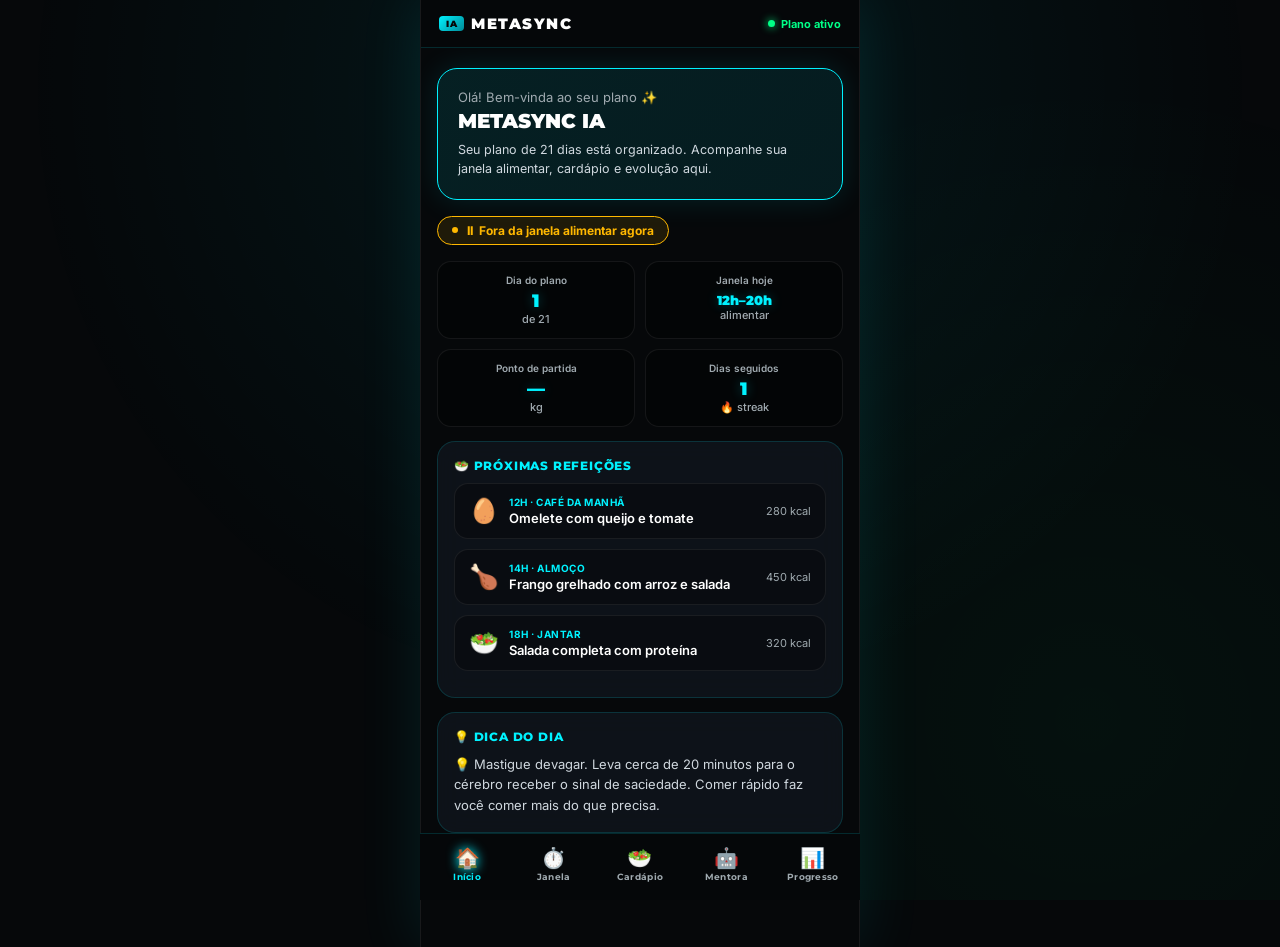
<file: app.html>
<!DOCTYPE html>
<html lang="pt-br">
<head>
<meta charset="UTF-8">
<meta name="viewport" content="width=device-width, initial-scale=1.0, maximum-scale=1.0, user-scalable=no">
<title>METASYNC IA — Seu Plano de 21 Dias</title>
<meta name="description" content="Seu plano de 21 dias com cardápio adaptado, janela alimentar e acompanhamento personalizado.">
<link rel="preconnect" href="https://fonts.googleapis.com">
<link rel="preconnect" href="https://fonts.gstatic.com" crossorigin>
<link href="https://fonts.googleapis.com/css2?family=Inter:wght@400;500;600;700&family=Montserrat:wght@700;800;900&display=swap" rel="stylesheet">
<style>
*,*::before,*::after{box-sizing:border-box;margin:0;padding:0}
html{background:#06080A;height:100%}
body{font-family:'Inter',-apple-system,sans-serif;background:#06080A;color:#E1E7ED;min-height:100vh;display:flex;justify-content:center;overflow-x:hidden}

:root{
  --bg:#06080A;
  --bg-card:rgba(18,24,32,0.7);
  --cyan:#00F2FF;
  --cyan-glow:rgba(0,242,255,0.3);
  --cyan-dark:#008B99;
  --cyan-light:rgba(0,242,255,0.08);
  --silver:#A0AAB0;
  --silver-light:#D0D8DF;
  --border:rgba(0,242,255,0.15);
  --border-s:rgba(255,255,255,0.07);
  --green:#00FF87;
  --red:#FF3B5C;
  --yellow:#FFB800;
}

body::before{
  content:'';position:fixed;top:0;left:0;width:100vw;height:100vh;
  background:radial-gradient(circle at 50% 10%,rgba(0,242,255,0.07) 0%,transparent 60%),
             radial-gradient(circle at 85% 80%,rgba(0,255,135,0.04) 0%,transparent 50%);
  pointer-events:none;z-index:0;
}

#app{
  width:100%;max-width:440px;min-height:100vh;
  background:var(--bg);position:relative;z-index:1;
  display:flex;flex-direction:column;
  box-shadow:0 0 60px rgba(0,242,255,0.1);
  border-left:1px solid var(--border-s);border-right:1px solid var(--border-s);
}

/* ===== HEADER ===== */
.app-header{
  background:rgba(6,8,10,0.92);backdrop-filter:blur(20px);
  border-bottom:1px solid var(--border);padding:14px 18px;
  display:flex;align-items:center;justify-content:space-between;
  position:sticky;top:0;z-index:100;flex-shrink:0;
}
.logo-app{font-family:'Montserrat',sans-serif;font-size:15px;font-weight:900;
  letter-spacing:1.5px;color:#fff;display:flex;align-items:center;gap:7px}
.logo-badge{background:linear-gradient(135deg,var(--cyan),var(--cyan-dark));
  color:#06080A;font-size:9px;font-weight:900;padding:2px 7px;border-radius:4px;letter-spacing:0.5px}
.header-status{display:flex;align-items:center;gap:6px;font-size:11px;font-weight:700;color:var(--green)}
.status-dot{width:7px;height:7px;border-radius:50%;background:var(--green);
  box-shadow:0 0 8px var(--green);animation:pulse 2s infinite}
@keyframes pulse{0%,100%{opacity:1}50%{opacity:0.5}}

/* ===== CONTENT AREA ===== */
.content{flex:1;overflow-y:auto;padding-bottom:80px}
.content::-webkit-scrollbar{width:0}

/* ===== TABS ===== */
.tab{display:none;padding:20px 16px}
.tab.active{display:block;animation:fadeUp .3s ease}
@keyframes fadeUp{from{opacity:0;transform:translateY(10px)}to{opacity:1;transform:translateY(0)}}

/* ===== BOTTOM NAV ===== */
.bottom-nav{
  position:fixed;bottom:0;left:50%;transform:translateX(-50%);
  width:100%;max-width:440px;
  background:rgba(6,8,10,0.97);backdrop-filter:blur(20px);
  border-top:1px solid var(--border);
  display:grid;grid-template-columns:repeat(5,1fr);
  padding:8px 4px 12px;z-index:200;
}
.nav-btn{
  display:flex;flex-direction:column;align-items:center;gap:3px;
  background:none;border:none;cursor:pointer;padding:6px 4px;
  color:var(--silver);transition:all .2s;-webkit-tap-highlight-color:transparent;
  border-radius:12px;
}
.nav-btn.active{color:var(--cyan)}
.nav-btn.active .nav-icon{filter:drop-shadow(0 0 6px var(--cyan))}
.nav-icon{font-size:20px;line-height:1}
.nav-label{font-size:9px;font-weight:700;letter-spacing:0.3px;font-family:'Montserrat',sans-serif}

/* ===== CARDS ===== */
.card{
  background:var(--bg-card);border:1px solid var(--border);
  backdrop-filter:blur(12px);border-radius:18px;padding:16px;margin-bottom:14px;
}
.card-title{font-family:'Montserrat',sans-serif;font-size:12px;font-weight:800;
  color:var(--cyan);text-transform:uppercase;letter-spacing:0.8px;margin-bottom:10px}
.section-title{font-family:'Montserrat',sans-serif;font-size:17px;font-weight:900;
  color:#fff;margin-bottom:14px;line-height:1.3}

/* ===== WELCOME CARD ===== */
.welcome-card{
  background:linear-gradient(135deg,rgba(0,242,255,0.1),rgba(0,139,153,0.15));
  border:1px solid var(--cyan);border-radius:20px;padding:20px;margin-bottom:16px;
  box-shadow:0 0 30px rgba(0,242,255,0.12);
}
.welcome-greeting{font-size:13px;color:var(--silver);margin-bottom:4px}
.welcome-name{font-family:'Montserrat',sans-serif;font-size:20px;font-weight:900;color:#fff;margin-bottom:8px}
.welcome-sub{font-size:12.5px;color:var(--silver-light);line-height:1.5}

/* ===== STATUS BADGE ===== */
.status-badge{
  display:inline-flex;align-items:center;gap:6px;
  padding:6px 14px;border-radius:20px;font-size:12px;font-weight:700;
  margin-bottom:16px;
}
.status-badge.on{background:rgba(0,255,135,0.12);border:1px solid var(--green);color:var(--green)}
.status-badge.off{background:rgba(255,184,0,0.1);border:1px solid var(--yellow);color:var(--yellow)}
.badge-dot{width:6px;height:6px;border-radius:50%;background:currentColor}

/* ===== STATS GRID ===== */
.stats-grid{display:grid;grid-template-columns:1fr 1fr;gap:10px;margin-bottom:14px}
.stat-box{
  background:rgba(0,0,0,0.35);border:1px solid var(--border-s);
  border-radius:14px;padding:12px;text-align:center;
}
.stat-label{font-size:10px;color:var(--silver);margin-bottom:4px;font-weight:600}
.stat-val{font-family:'Montserrat',sans-serif;font-size:18px;font-weight:900;
  color:var(--cyan);text-shadow:0 0 12px var(--cyan-glow)}
.stat-unit{font-size:11px;color:var(--silver);font-weight:500}

/* ===== QUICK MEAL ===== */
.quick-meal{
  background:rgba(0,0,0,0.3);border:1px solid var(--border-s);
  border-radius:14px;padding:12px 14px;display:flex;align-items:center;
  justify-content:space-between;margin-bottom:10px;
}
.qm-left{display:flex;align-items:center;gap:10px}
.qm-icon{font-size:24px}
.qm-time{font-size:10px;color:var(--cyan);font-weight:700;text-transform:uppercase;letter-spacing:0.5px}
.qm-name{font-size:13px;font-weight:600;color:#fff;margin-top:2px}
.qm-cal{font-size:11px;color:var(--silver)}

/* ===== TIMER JANELA ===== */
.timer-circle-wrap{text-align:center;padding:24px 0 16px}
.timer-big{font-family:'Montserrat',sans-serif;font-size:52px;font-weight:900;
  color:#fff;line-height:1;text-shadow:0 0 20px var(--cyan-glow)}
.timer-label{font-size:12px;color:var(--silver);margin-top:6px;letter-spacing:0.5px}
.timer-window{font-family:'Montserrat',sans-serif;font-size:15px;font-weight:800;
  color:var(--cyan);margin-top:8px;text-shadow:0 0 10px var(--cyan-glow)}

.window-bar-wrap{margin:16px 0}
.window-bar-track{
  width:100%;height:14px;background:rgba(255,255,255,0.06);
  border-radius:7px;border:1px solid var(--border-s);position:relative;overflow:hidden;
}
.window-bar-fill{
  height:100%;border-radius:7px;
  background:linear-gradient(to right,var(--cyan-dark),var(--cyan));
  box-shadow:0 0 12px var(--cyan-glow);transition:width .5s ease;
}
.window-bar-thumb{
  position:absolute;top:50%;transform:translateY(-50%);
  width:18px;height:18px;border-radius:50%;background:var(--cyan);
  box-shadow:0 0 10px var(--cyan);transition:left .5s ease;margin-left:-9px;
}
.window-labels{display:flex;justify-content:space-between;font-size:11px;color:var(--silver);margin-top:6px}

.window-config{margin-top:16px;padding-top:14px;border-top:1px solid var(--border-s)}
.config-row{display:flex;align-items:center;justify-content:space-between;margin-bottom:12px}
.config-label{font-size:12px;color:var(--silver-light);font-weight:600}
.config-select{
  background:rgba(0,0,0,0.4);border:1px solid var(--border);color:#fff;
  padding:6px 12px;border-radius:10px;font-size:13px;font-weight:700;
  font-family:'Montserrat',sans-serif;outline:none;cursor:pointer;
}
.config-select option{background:#0D0D0D}

.day-log{margin-top:16px}
.day-log-title{font-size:11px;color:var(--silver);font-weight:700;margin-bottom:10px;text-transform:uppercase;letter-spacing:0.5px}
.day-dots{display:flex;gap:8px}
.day-dot{
  flex:1;aspect-ratio:1;border-radius:8px;
  display:flex;flex-direction:column;align-items:center;justify-content:center;
  font-size:9px;font-weight:700;gap:3px;
}
.day-dot.done{background:rgba(0,255,135,0.15);border:1px solid var(--green);color:var(--green)}
.day-dot.skip{background:rgba(255,255,255,0.04);border:1px solid var(--border-s);color:var(--silver)}
.day-dot.today{background:rgba(0,242,255,0.12);border:1px solid var(--cyan);color:var(--cyan)}

/* ===== CARDÁPIO ===== */
.meal-card{
  background:rgba(0,0,0,0.3);border:1px solid var(--border-s);
  border-radius:16px;padding:14px;margin-bottom:12px;
}
.meal-header{display:flex;align-items:center;justify-content:space-between;margin-bottom:10px}
.meal-time-tag{
  font-size:10px;font-weight:800;color:var(--cyan);
  text-transform:uppercase;letter-spacing:0.8px;
  background:rgba(0,242,255,0.08);padding:3px 10px;border-radius:10px;
  border:1px solid var(--border);
}
.meal-kcal{font-size:11px;color:var(--silver);font-weight:600}
.meal-icon{font-size:32px;margin-bottom:6px}
.meal-name{font-family:'Montserrat',sans-serif;font-size:14px;font-weight:800;color:#fff;margin-bottom:4px}
.meal-desc{font-size:12px;color:var(--silver-light);line-height:1.5;margin-bottom:10px}
.meal-tags{display:flex;flex-wrap:wrap;gap:6px;margin-bottom:10px}
.meal-tag{
  font-size:10px;font-weight:600;padding:3px 9px;border-radius:10px;
  background:rgba(255,255,255,0.05);border:1px solid var(--border-s);color:var(--silver);
}
.btn-swap{
  background:rgba(0,242,255,0.08);border:1px solid var(--border);
  color:var(--cyan);padding:8px 14px;border-radius:12px;
  font-size:12px;font-weight:700;cursor:pointer;transition:all .2s;
  -webkit-tap-highlight-color:transparent;width:100%;
}
.btn-swap:active{transform:scale(.97)}
.btn-swap:hover{background:rgba(0,242,255,0.15)}

.tip-box{
  background:rgba(0,255,135,0.06);border:1px solid rgba(0,255,135,0.2);
  border-radius:14px;padding:12px 14px;margin-top:4px;
  font-size:12.5px;color:var(--silver-light);line-height:1.5;
}
.tip-icon{font-size:16px;margin-bottom:4px;display:block}

/* ===== CHAT ===== */
.chat-box{
  background:rgba(0,0,0,0.4);border:1px solid var(--border-s);
  border-radius:16px;padding:12px;
  min-height:280px;max-height:340px;overflow-y:auto;
  display:flex;flex-direction:column;gap:10px;margin-bottom:12px;
}
.chat-box::-webkit-scrollbar{width:0}
.msg{display:flex;gap:8px;align-items:flex-start}
.msg.user{flex-direction:row-reverse}
.msg-avatar{
  width:28px;height:28px;border-radius:50%;flex-shrink:0;
  border:1px solid var(--cyan);background:#111;
  display:flex;align-items:center;justify-content:center;font-size:14px;overflow:hidden;
}
.msg-bubble{
  max-width:82%;padding:10px 13px;border-radius:14px;
  font-size:12.5px;line-height:1.5;
}
.msg.ai .msg-bubble{background:rgba(0,242,255,0.08);border:1px solid var(--border);color:var(--silver-light)}
.msg.user .msg-bubble{background:var(--cyan);color:#06080A;font-weight:600}
.msg-typing .msg-bubble{color:var(--silver)}

.chat-chips{display:flex;flex-wrap:wrap;gap:7px;margin-bottom:12px}
.chip{
  background:rgba(255,255,255,0.05);border:1px solid var(--border);
  color:var(--cyan);font-size:11px;font-weight:600;
  padding:7px 12px;border-radius:20px;cursor:pointer;
  transition:all .2s;-webkit-tap-highlight-color:transparent;
}
.chip:active{transform:scale(.96)}
.chip:hover{background:rgba(0,242,255,0.12)}

.chat-input-row{display:flex;gap:8px}
.chat-input{
  flex:1;background:rgba(0,0,0,0.4);border:1px solid var(--border);
  color:#fff;padding:12px 14px;border-radius:14px;
  font-size:13px;font-family:inherit;outline:none;transition:border .2s;
}
.chat-input:focus{border-color:var(--cyan)}
.chat-input::placeholder{color:var(--silver)}
.chat-send{
  width:44px;height:44px;border-radius:14px;flex-shrink:0;
  background:linear-gradient(135deg,var(--cyan),var(--cyan-dark));
  border:none;color:#06080A;font-size:18px;cursor:pointer;
  display:flex;align-items:center;justify-content:center;
  transition:all .2s;box-shadow:0 0 14px var(--cyan-glow);
}
.chat-send:active{transform:scale(.95)}

.mentor-header{display:flex;align-items:center;gap:12px;margin-bottom:16px;padding:14px;
  background:rgba(0,242,255,0.06);border:1px solid var(--border);border-radius:16px}
.mentor-avatar{width:44px;height:44px;border-radius:50%;background:rgba(0,242,255,0.1);
  border:2px solid var(--cyan);box-shadow:0 0 14px var(--cyan-glow);
  display:flex;align-items:center;justify-content:center;font-size:24px;flex-shrink:0}
.mentor-name{font-family:'Montserrat',sans-serif;font-size:14px;font-weight:800;color:#fff}
.mentor-desc{font-size:11px;color:var(--silver);margin-top:2px}

/* ===== PROGRESSO ===== */
.progress-header{
  display:grid;grid-template-columns:1fr 1fr 1fr;gap:10px;margin-bottom:16px;
}
.prog-stat{
  background:rgba(0,0,0,0.35);border:1px solid var(--border-s);
  border-radius:14px;padding:12px;text-align:center;
}
.prog-stat-val{font-family:'Montserrat',sans-serif;font-size:20px;font-weight:900;
  color:var(--cyan);text-shadow:0 0 10px var(--cyan-glow)}
.prog-stat-label{font-size:10px;color:var(--silver);margin-top:3px;font-weight:600}

.streak-card{
  background:linear-gradient(135deg,rgba(0,255,135,0.08),rgba(0,242,255,0.06));
  border:1px solid rgba(0,255,135,0.25);border-radius:16px;
  padding:16px;margin-bottom:14px;display:flex;align-items:center;gap:14px;
}
.streak-icon{font-size:38px;flex-shrink:0}
.streak-num{font-family:'Montserrat',sans-serif;font-size:28px;font-weight:900;color:var(--green)}
.streak-text{font-size:12px;color:var(--silver-light);margin-top:2px}

.chart-wrap{margin:8px 0}
.chart-bars{display:flex;align-items:flex-end;gap:6px;height:80px}
.bar-col{flex:1;display:flex;flex-direction:column;align-items:center;gap:4px}
.bar{
  width:100%;border-radius:6px 6px 0 0;min-height:4px;
  transition:height .4s ease;
}
.bar.filled{background:linear-gradient(to top,var(--cyan-dark),var(--cyan));box-shadow:0 0 8px var(--cyan-glow)}
.bar.empty{background:rgba(255,255,255,0.06)}
.bar-day{font-size:9px;color:var(--silver);font-weight:700}

.weight-log{margin-top:16px}
.weight-input-row{display:flex;gap:8px;margin-bottom:12px}
.weight-input{
  flex:1;background:rgba(0,0,0,0.4);border:1px solid var(--border);
  color:#fff;padding:12px 14px;border-radius:14px;
  font-size:15px;font-weight:700;font-family:'Montserrat',sans-serif;
  outline:none;text-align:center;transition:border .2s;
}
.weight-input:focus{border-color:var(--cyan)}
.btn-log{
  padding:12px 18px;background:linear-gradient(135deg,var(--cyan),var(--cyan-dark));
  border:none;border-radius:14px;color:#06080A;font-family:'Montserrat',sans-serif;
  font-size:12px;font-weight:900;cursor:pointer;transition:all .2s;
  box-shadow:0 0 16px var(--cyan-glow);flex-shrink:0;
}
.btn-log:active{transform:scale(.96)}

.weight-history{display:flex;flex-direction:column;gap:8px}
.weight-entry{
  display:flex;align-items:center;justify-content:space-between;
  padding:10px 12px;background:rgba(0,0,0,0.3);border:1px solid var(--border-s);
  border-radius:12px;
}
.we-date{font-size:11px;color:var(--silver)}
.we-val{font-family:'Montserrat',sans-serif;font-size:15px;font-weight:900;color:var(--cyan)}

.motivation-box{
  background:rgba(255,184,0,0.07);border:1px solid rgba(255,184,0,0.25);
  border-radius:14px;padding:14px;margin-top:4px;
  font-size:13px;color:var(--silver-light);line-height:1.55;text-align:center;
}

/* ===== BUTTON PRIMARY ===== */
.btn-primary{
  width:100%;padding:16px;border:none;border-radius:14px;
  font-family:'Montserrat',sans-serif;font-size:14px;font-weight:900;
  cursor:pointer;transition:all .2s;letter-spacing:0.5px;
  background:linear-gradient(135deg,var(--cyan),var(--cyan-dark));
  color:#06080A;box-shadow:0 0 20px var(--cyan-glow);
  -webkit-tap-highlight-color:transparent;margin-top:8px;
}
.btn-primary:active{transform:scale(.97)}

/* ===== MISC ===== */
.divider{height:1px;background:var(--border-s);margin:16px 0}
.empty-state{text-align:center;padding:30px;color:var(--silver);font-size:13px}
.empty-icon{font-size:36px;margin-bottom:8px}

@keyframes spin{0%{transform:rotate(0deg)}100%{transform:rotate(360deg)}}
</style>
</head>
<body>
<div id="app">

  <!-- HEADER -->
  <div class="app-header">
    <div class="logo-app">
      <span class="logo-badge">IA</span> METASYNC
    </div>
    <div class="header-status">
      <div class="status-dot"></div>
      <span id="headerStatus">Plano ativo</span>
    </div>
  </div>

  <!-- CONTENT -->
  <div class="content">

    <!-- TAB: INÍCIO -->
    <div class="tab active" id="tab-inicio">
      <div class="welcome-card">
        <div class="welcome-greeting">Olá! Bem-vinda ao seu plano ✨</div>
        <div class="welcome-name" id="welcomeName">METASYNC IA</div>
        <div class="welcome-sub">Seu plano de 21 dias está organizado. Acompanhe sua janela alimentar, cardápio e evolução aqui.</div>
      </div>

      <div id="startStatusBadge" class="status-badge on">
        <div class="badge-dot"></div>
        <span id="startStatusText">Verificando janela...</span>
      </div>

      <div class="stats-grid">
        <div class="stat-box">
          <div class="stat-label">Dia do plano</div>
          <div class="stat-val" id="planDay">1</div>
          <div class="stat-unit">de 21</div>
        </div>
        <div class="stat-box">
          <div class="stat-label">Janela hoje</div>
          <div class="stat-val" id="startWindowTime" style="font-size:13px;padding-top:2px">12h–20h</div>
          <div class="stat-unit">alimentar</div>
        </div>
        <div class="stat-box">
          <div class="stat-label">Ponto de partida</div>
          <div class="stat-val" id="startWeight">—</div>
          <div class="stat-unit">kg</div>
        </div>
        <div class="stat-box">
          <div class="stat-label">Dias seguidos</div>
          <div class="stat-val" id="startStreak">0</div>
          <div class="stat-unit">🔥 streak</div>
        </div>
      </div>

      <div class="card">
        <div class="card-title">🥗 Próximas refeições</div>
        <div id="quickMeals"></div>
      </div>

      <div class="card">
        <div class="card-title">💡 Dica do dia</div>
        <div id="dailyTip" style="font-size:13px;color:var(--silver-light);line-height:1.6"></div>
      </div>
    </div>

    <!-- TAB: JANELA -->
    <div class="tab" id="tab-janela">
      <div class="section-title">⏱️ Janela Alimentar</div>

      <div class="card" style="text-align:center">
        <div class="timer-circle-wrap">
          <div style="font-size:13px;color:var(--silver);margin-bottom:8px">Hora atual</div>
          <div class="timer-big" id="clockDisplay">00:00</div>
          <div class="timer-window" id="windowDisplay">Janela: 12h às 20h</div>
        </div>

        <div id="windowStatusBadge" class="status-badge on" style="margin:0 auto 16px;display:inline-flex">
          <div class="badge-dot"></div>
          <span id="windowStatusText">Verificando...</span>
        </div>

        <div class="window-bar-wrap">
          <div class="window-bar-track" id="windowBarTrack">
            <div class="window-bar-fill" id="windowBarFill" style="width:0%"></div>
            <div class="window-bar-thumb" id="windowBarThumb" style="left:0%"></div>
          </div>
          <div class="window-labels">
            <span id="wlStart">00h</span>
            <span style="color:var(--cyan);font-weight:700" id="wlMid">Janela alimentar</span>
            <span id="wlEnd">23h</span>
          </div>
        </div>

        <div style="font-size:12px;color:var(--silver);line-height:1.5" id="windowDetail"></div>
      </div>

      <div class="card">
        <div class="card-title">⚙️ Configurar minha janela</div>
        <div class="window-config">
          <div class="config-row">
            <span class="config-label">Início da janela alimentar</span>
            <select class="config-select" id="winStart" onchange="saveWindowConfig()">
              <option value="6">06:00</option><option value="7">07:00</option>
              <option value="8">08:00</option><option value="9">09:00</option>
              <option value="10">10:00</option><option value="11">11:00</option>
              <option value="12" selected>12:00</option><option value="13">13:00</option>
              <option value="14">14:00</option><option value="15">15:00</option>
            </select>
          </div>
          <div class="config-row">
            <span class="config-label">Duração da janela</span>
            <select class="config-select" id="winDuration" onchange="saveWindowConfig()">
              <option value="6">6 horas</option>
              <option value="7">7 horas</option>
              <option value="8" selected>8 horas</option>
              <option value="9">9 horas</option>
              <option value="10">10 horas</option>
            </select>
          </div>
          <div style="font-size:11.5px;color:var(--silver);line-height:1.5;background:rgba(0,242,255,0.04);border:1px solid var(--border);border-radius:10px;padding:10px;margin-top:4px">
            💡 A janela alimentar é o período do dia em que você faz suas refeições. Fora dela, prefira água, chás sem açúcar e líquidos. Ajuste conforme sua rotina.
          </div>
        </div>
      </div>

      <div class="card">
        <div class="card-title">📅 Últimos 7 dias</div>
        <div class="day-dots" id="dayDots"></div>
      </div>
    </div>

    <!-- TAB: CARDÁPIO -->
    <div class="tab" id="tab-cardapio">
      <div class="section-title">🥗 Cardápio de hoje</div>

      <div class="tip-box" style="margin-bottom:16px">
        <span class="tip-icon">💧</span>
        <strong>Hidratação:</strong> tente beber pelo menos 2 litros de água ao longo do dia. Chás sem açúcar também contam!
      </div>

      <div id="mealsContainer"></div>
    </div>

    <!-- TAB: MENTORA IA -->
    <div class="tab" id="tab-mentora">
      <div class="section-title">🤖 Mentora IA</div>

      <div class="mentor-header">
        <div class="mentor-avatar">🤖</div>
        <div>
          <div class="mentor-name">Mentora IA METASYNC</div>
          <div class="mentor-desc">Tire dúvidas sobre refeições, rotina e substituições</div>
        </div>
      </div>

      <div class="chat-box" id="chatBox">
        <div class="msg ai">
          <div class="msg-avatar">🤖</div>
          <div class="msg-bubble">Olá! Sou a <strong>Mentora IA METASYNC</strong>. Estou aqui para ajudar com dúvidas sobre refeições, substituições e organização da sua rotina. Como posso te ajudar?</div>
        </div>
      </div>

      <div class="chat-chips" id="chatChips">
        <div class="chip" onclick="askChip('O que posso comer agora?')">🍽️ O que posso comer?</div>
        <div class="chip" onclick="askChip('Tenho fome fora da janela, o que faço?')">😤 Fome fora da janela</div>
        <div class="chip" onclick="askChip('Pode substituir frango por ovo?')">🔄 Substituições</div>
        <div class="chip" onclick="askChip('Estou viajando, como me organizo?')">✈️ Estou viajando</div>
        <div class="chip" onclick="askChip('Não consigo seguir a rotina')">😟 Dificuldade na rotina</div>
        <div class="chip" onclick="askChip('O que beber fora da janela?')">💧 Bebidas permitidas</div>
      </div>

      <div class="chat-input-row">
        <input class="chat-input" id="chatInput" type="text" placeholder="Digite sua dúvida..." maxlength="200"
          onkeydown="if(event.key==='Enter')sendChat()">
        <button class="chat-send" onclick="sendChat()">➤</button>
      </div>
    </div>

    <!-- TAB: PROGRESSO -->
    <div class="tab" id="tab-progresso">
      <div class="section-title">📊 Meu Progresso</div>

      <div class="streak-card">
        <div class="streak-icon">🔥</div>
        <div>
          <div class="streak-num" id="streakDisplay">0 dias</div>
          <div class="streak-text">seguindo a rotina consecutivamente</div>
        </div>
      </div>

      <div class="progress-header">
        <div class="prog-stat">
          <div class="prog-stat-val" id="progDay">1</div>
          <div class="prog-stat-label">Dia do plano</div>
        </div>
        <div class="prog-stat">
          <div class="prog-stat-val" id="progStart">—</div>
          <div class="prog-stat-label">Kg inicial</div>
        </div>
        <div class="prog-stat">
          <div class="prog-stat-val" id="progTarget">—</div>
          <div class="prog-stat-label">Referência</div>
        </div>
      </div>

      <div class="card">
        <div class="card-title">📈 Atividade nos últimos 7 dias</div>
        <div class="chart-wrap">
          <div class="chart-bars" id="chartBars"></div>
          <div style="display:flex;gap:6px;margin-top:6px" id="chartLabels"></div>
        </div>
      </div>

      <div class="card">
        <div class="card-title">⚖️ Registrar peso de hoje</div>
        <div class="weight-log">
          <div class="weight-input-row">
            <input class="weight-input" id="weightInput" type="number" min="30" max="200" step="0.1" placeholder="00.0">
            <button class="btn-log" onclick="logWeight()">SALVAR</button>
          </div>
          <div class="weight-history" id="weightHistory"></div>
        </div>
      </div>

      <div class="motivation-box" id="motivationBox">
        Cada dia que você abre o app e registra seu progresso é um passo a mais na construção de uma rotina consistente. 💛
      </div>
    </div>

  </div><!-- /content -->

  <!-- BOTTOM NAV -->
  <nav class="bottom-nav" id="bottomNav">
    <button class="nav-btn active" onclick="switchTab('inicio',this)" id="nav-inicio">
      <span class="nav-icon">🏠</span>
      <span class="nav-label">Início</span>
    </button>
    <button class="nav-btn" onclick="switchTab('janela',this)" id="nav-janela">
      <span class="nav-icon">⏱️</span>
      <span class="nav-label">Janela</span>
    </button>
    <button class="nav-btn" onclick="switchTab('cardapio',this)" id="nav-cardapio">
      <span class="nav-icon">🥗</span>
      <span class="nav-label">Cardápio</span>
    </button>
    <button class="nav-btn" onclick="switchTab('mentora',this)" id="nav-mentora">
      <span class="nav-icon">🤖</span>
      <span class="nav-label">Mentora</span>
    </button>
    <button class="nav-btn" onclick="switchTab('progresso',this)" id="nav-progresso">
      <span class="nav-icon">📊</span>
      <span class="nav-label">Progresso</span>
    </button>
  </nav>

</div><!-- /app -->

<script>
// ─────────────────────────────────────────────────────────────
// DADOS E ESTADO
// ─────────────────────────────────────────────────────────────
const DEFAULT_WIN_START = 12;
const DEFAULT_WIN_DURATION = 8;

let state = {
  winStart: DEFAULT_WIN_START,
  winDuration: DEFAULT_WIN_DURATION,
  startDate: null,
  weightLog: [],
  dayLog: [],
  streak: 0,
};

function loadState(){
  try {
    const s = localStorage.getItem('ms_state');
    if(s) Object.assign(state, JSON.parse(s));
    if(!state.startDate){ state.startDate = new Date().toISOString().split('T')[0]; }
    // Marca hoje como "abriu o app"
    const today = todayStr();
    if(!state.dayLog.includes(today)){ state.dayLog.push(today); state.dayLog = state.dayLog.slice(-30); }
    calcStreak();
    saveState();
  } catch(e){}
}

function saveState(){
  try { localStorage.setItem('ms_state', JSON.stringify(state)); } catch(e){}
}

function todayStr(){
  return new Date().toISOString().split('T')[0];
}

function calcStreak(){
  const log = [...new Set(state.dayLog)].sort();
  let streak = 0;
  const today = new Date();
  for(let i=0;i<30;i++){
    const d = new Date(today); d.setDate(d.getDate()-i);
    const ds = d.toISOString().split('T')[0];
    if(log.includes(ds)) streak++;
    else break;
  }
  state.streak = streak;
}

function getPlanDay(){
  if(!state.startDate) return 1;
  const start = new Date(state.startDate);
  const now = new Date();
  const diff = Math.floor((now-start)/(1000*60*60*24)) + 1;
  return Math.min(Math.max(diff,1),21);
}

function getStartWeight(){
  if(!state.weightLog || state.weightLog.length === 0) return null;
  return state.weightLog[0].val;
}

// ─────────────────────────────────────────────────────────────
// NAVEGAÇÃO
// ─────────────────────────────────────────────────────────────
function switchTab(name, btn){
  document.querySelectorAll('.tab').forEach(t => t.classList.remove('active'));
  document.querySelectorAll('.nav-btn').forEach(b => b.classList.remove('active'));
  document.getElementById('tab-'+name).classList.add('active');
  if(btn) btn.classList.add('active');
  if(name==='progresso') renderProgress();
  if(name==='cardapio') renderMeals();
  window.scrollTo(0,0);
  document.querySelector('.content').scrollTop = 0;
}

// ─────────────────────────────────────────────────────────────
// JANELA ALIMENTAR — TIMER
// ─────────────────────────────────────────────────────────────
function saveWindowConfig(){
  state.winStart = parseInt(document.getElementById('winStart').value);
  state.winDuration = parseInt(document.getElementById('winDuration').value);
  saveState();
  updateWindowDisplay();
  updateStartTab();
}

function updateWindowDisplay(){
  const now = new Date();
  const h = now.getHours() + now.getMinutes()/60;
  const ws = state.winStart;
  const we = ws + state.winDuration;
  const inWindow = h >= ws && h < we;

  // Clock
  const hh = String(now.getHours()).padStart(2,'0');
  const mm = String(now.getMinutes()).padStart(2,'0');
  document.getElementById('clockDisplay').textContent = `${hh}:${mm}`;

  // Window label
  const endH = we > 24 ? we-24 : we;
  document.getElementById('windowDisplay').textContent = `Janela: ${ws}h às ${endH}h`;

  // Status badge
  const badge = document.getElementById('windowStatusBadge');
  const badgeText = document.getElementById('windowStatusText');
  if(inWindow){
    badge.className='status-badge on';
    const rem = we - h;
    const remH = Math.floor(rem);
    const remM = Math.round((rem-remH)*60);
    badgeText.textContent = `✅ Você pode comer agora — faltam ${remH}h${remM>0?remM+'min':''}`;
  } else {
    badge.className='status-badge off';
    let nextH;
    if(h < ws) nextH = ws - h;
    else nextH = (24 - h) + ws;
    const nH = Math.floor(nextH);
    const nM = Math.round((nextH-nH)*60);
    badgeText.textContent = `⏸ Pausa alimentar — próxima janela em ${nH}h${nM>0?nM+'min':''}`;
  }

  // Detail text
  const detail = document.getElementById('windowDetail');
  if(detail){
    if(inWindow) detail.textContent = `Sua janela alimentar está ativa. Aproveite para fazer suas refeições planejadas.`;
    else detail.textContent = `Fora da janela alimentar. Prefira água, chás sem açúcar e líquidos sem calorias.`;
  }

  // Bar
  const dayPct = (h/24)*100;
  const winStartPct = (ws/24)*100;
  const winEndPct = (we/24)*100;
  const fillPct = Math.max(0, Math.min(100, ((h - ws) / state.winDuration)*100));
  const fill = document.getElementById('windowBarFill');
  const thumb = document.getElementById('windowBarThumb');
  if(fill) fill.style.width = (inWindow ? fillPct : (h<ws?0:100)) + '%';
  if(thumb) thumb.style.left = dayPct + '%';

  document.getElementById('wlStart').textContent = ws+'h';
  document.getElementById('wlEnd').textContent = endH+'h';
}

function renderDayDots(){
  const container = document.getElementById('dayDots');
  if(!container) return;
  const days = ['D','S','T','Q','Q','S','S'];
  const today = new Date();
  let html = '';
  for(let i=6;i>=0;i--){
    const d = new Date(today); d.setDate(d.getDate()-i);
    const ds = d.toISOString().split('T')[0];
    const dayName = days[d.getDay()];
    const isToday = i===0;
    const done = state.dayLog.includes(ds);
    const cls = isToday ? 'today' : (done ? 'done' : 'skip');
    const icon = done ? '✓' : (isToday ? '•' : '');
    html += `<div class="day-dot ${cls}"><span style="font-size:11px">${icon||dayName}</span><span>${dayName}</span></div>`;
  }
  container.innerHTML = html;
}

function updateStartTab(){
  const ws = state.winStart;
  const we = ws + state.winDuration;
  const endH = we > 24 ? we-24 : we;
  const el = document.getElementById('startWindowTime');
  if(el) el.textContent = `${ws}h–${endH}h`;

  const h = new Date().getHours() + new Date().getMinutes()/60;
  const inWindow = h >= ws && h < we;
  const badge = document.getElementById('startStatusBadge');
  const badgeText = document.getElementById('startStatusText');
  if(badge && badgeText){
    if(inWindow){
      badge.className='status-badge on';
      badgeText.textContent = '✅ Dentro da janela alimentar agora';
    } else {
      badge.className='status-badge off';
      badgeText.textContent = '⏸ Fora da janela alimentar agora';
    }
  }
}

// ─────────────────────────────────────────────────────────────
// CARDÁPIO
// ─────────────────────────────────────────────────────────────
const MEALS_DB = {
  cafe: [
    { icon:'🥚', name:'Omelete com queijo e tomate', desc:'Dois ovos mexidos com queijo fatiado e tomate picado. Fácil e rápido de preparar.', kcal:'280 kcal', tags:['proteína','sem glúten'] },
    { icon:'🍌', name:'Vitamina de banana com aveia', desc:'Banana amassada com leite (ou bebida vegetal), aveia em flocos e uma pitada de canela.', kcal:'310 kcal', tags:['carboidrato','energia'] },
    { icon:'🍞', name:'Torrada integral com abacate', desc:'Duas fatias de pão integral com abacate amassado, limão e sal a gosto.', kcal:'290 kcal', tags:['gordura boa','fibras'] },
    { icon:'🥛', name:'Iogurte natural com granola e mel', desc:'Iogurte natural integral com granola crocante e um fio de mel. Rápido e nutritivo.', kcal:'260 kcal', tags:['proteína','cálcio'] },
  ],
  almoco: [
    { icon:'🍗', name:'Frango grelhado com arroz e salada', desc:'Filé de frango temperado e grelhado, acompanhado de arroz branco e salada verde com azeite.', kcal:'450 kcal', tags:['proteína','completo'] },
    { icon:'🐟', name:'Peixe assado com batata-doce', desc:'Filé de tilápia temperado e assado com batata-doce em cubos, temperada com azeite e alho.', kcal:'390 kcal', tags:['proteína','sem glúten','leve'] },
    { icon:'🥦', name:'Macarrão integral com legumes', desc:'Macarrão integral com abobrinha, cenoura e molho de tomate caseiro. Nutritivo e fácil.', kcal:'420 kcal', tags:['carboidrato','fibras','vegetariano'] },
    { icon:'🥩', name:'Carne bovina magra com feijão', desc:'Carne moída refogada com feijão preto, temperados com alho e cebola. Clássico e nutritivo.', kcal:'480 kcal', tags:['proteína','ferro'] },
  ],
  lanche: [
    { icon:'🍎', name:'Fruta da estação', desc:'Uma porção de fruta de sua preferência: maçã, banana, manga ou laranja.', kcal:'80 kcal', tags:['vitaminas','leve'] },
    { icon:'🥜', name:'Castanhas e amêndoas', desc:'Um punhado (30g) de castanhas do pará ou amêndoas. Boa fonte de gordura saudável.', kcal:'180 kcal', tags:['gordura boa','prático'] },
    { icon:'🧀', name:'Queijo branco com torrada', desc:'Uma fatia de queijo minas frescal com uma torrada integral. Simples e satisfatório.', kcal:'150 kcal', tags:['proteína','cálcio'] },
  ],
  jantar: [
    { icon:'🥗', name:'Salada completa com proteína', desc:'Mix de folhas verdes com frango desfiado ou atum, tomate e molho de azeite com limão.', kcal:'320 kcal', tags:['leve','proteína','sem glúten'] },
    { icon:'🍲', name:'Sopa de legumes com frango', desc:'Caldo de legumes com cenoura, abobrinha, batata e pedaços de frango desfiado.', kcal:'280 kcal', tags:['leve','reconfortante'] },
    { icon:'🍳', name:'Ovo mexido com legumes refogados', desc:'Dois ovos mexidos com abobrinha e pimentão colorido refogados no azeite.', kcal:'240 kcal', tags:['proteína','leve','rápido'] },
  ]
};

let selectedMeals = { cafe:0, almoco:0, lanche:0, jantar:0 };

function getDayMeals(){
  const day = getPlanDay();
  return {
    cafe:   MEALS_DB.cafe[day % MEALS_DB.cafe.length],
    almoco: MEALS_DB.almoco[day % MEALS_DB.almoco.length],
    lanche: MEALS_DB.lanche[day % MEALS_DB.lanche.length],
    jantar: MEALS_DB.jantar[day % MEALS_DB.jantar.length],
  };
}

function renderMeals(){
  const container = document.getElementById('mealsContainer');
  if(!container) return;
  const meals = [
    { key:'cafe',   label:'Café da manhã',  icon:'☕', time: state.winStart },
    { key:'almoco', label:'Almoço',          icon:'🍽️', time: state.winStart+2 },
    { key:'lanche', label:'Lanche',          icon:'🍎', time: state.winStart+4 },
    { key:'jantar', label:'Jantar',          icon:'🌙', time: state.winStart+6 },
  ];
  let html = '';
  meals.forEach(m => {
    const db = MEALS_DB[m.key];
    const idx = selectedMeals[m.key] % db.length;
    const meal = db[idx];
    const endH = m.time > 24 ? m.time-24 : m.time;
    html += `
    <div class="meal-card">
      <div class="meal-header">
        <span class="meal-time-tag">${m.icon} ${m.label} · ${endH}h</span>
        <span class="meal-kcal">${meal.kcal}</span>
      </div>
      <div style="font-size:32px;margin-bottom:6px">${meal.icon}</div>
      <div class="meal-name">${meal.name}</div>
      <div class="meal-desc">${meal.desc}</div>
      <div class="meal-tags">${meal.tags.map(t=>`<span class="meal-tag">${t}</span>`).join('')}</div>
      <button class="btn-swap" onclick="swapMeal('${m.key}')">🔄 Ver outra sugestão</button>
    </div>`;
  });
  container.innerHTML = html;
}

function swapMeal(key){
  selectedMeals[key] = (selectedMeals[key]+1) % MEALS_DB[key].length;
  renderMeals();
}

function renderQuickMeals(){
  const container = document.getElementById('quickMeals');
  if(!container) return;
  const ws = state.winStart;
  const meals = [
    { time:`${ws}h`,   icon:'☕', name:'Café da manhã', db:'cafe' },
    { time:`${ws+2}h`, icon:'🍽️', name:'Almoço', db:'almoco' },
    { time:`${ws+6}h`, icon:'🌙', name:'Jantar', db:'jantar' },
  ];
  container.innerHTML = meals.map(m => {
    const meal = MEALS_DB[m.db][0];
    return `
    <div class="quick-meal">
      <div class="qm-left">
        <div class="qm-icon">${meal.icon}</div>
        <div>
          <div class="qm-time">${m.time} · ${m.name}</div>
          <div class="qm-name">${meal.name}</div>
        </div>
      </div>
      <div class="qm-cal">${meal.kcal}</div>
    </div>`;
  }).join('');
}

// ─────────────────────────────────────────────────────────────
// MENTORA IA — CHAT
// ─────────────────────────────────────────────────────────────
const AI_RESPONSES = {
  defaults: [
    'Entendi! Se puder me dar mais detalhes, posso te ajudar melhor. Mas de forma geral: mantenha suas refeições dentro da janela alimentar e prefira alimentos simples e naturais.',
    'Boa pergunta! A chave é consistência — não precisa ser perfeito todos os dias, só precisa ser possível de repetir.',
    'Lembre-se: o plano foi feito para se encaixar na sua rotina, não o contrário. Se algo não estiver funcionando, me conta que a gente pensa em alternativas.',
  ],
  keywords: [
    { keys:['comer agora','posso comer','janela'], answer: () => {
      const h = new Date().getHours() + new Date().getMinutes()/60;
      const ws = state.winStart, we = ws + state.winDuration;
      if(h >= ws && h < we) return `Sim! Você está dentro da sua janela alimentar (${ws}h às ${we}h). Pode fazer a próxima refeição planejada. Sugestão rápida: frango grelhado com legumes ou ovos mexidos! 🍽️`;
      return `Agora você está no período de pausa alimentar. Prefira água, chás sem açúcar ou água com gás. Aguarde o início da janela às ${ws}h para comer. 💧`;
    }},
    { keys:['fome','fome fora','fome antes'], answer: () =>
      'Quando bater fome fora da janela, tente: ①  Beber um copo de água gelada. ② Chá de ervas sem açúcar (camomila, erva-doce). ③ Água com gás. Muitas vezes a sensação de fome é na verdade sede. Espere 10 minutos e avalie! 💧'
    },
    { keys:['substituir','substituição','trocar','não tenho','sem frango','sem peixe'], answer: () =>
      'Claro! Aqui vão substituições práticas:\n• Frango → Atum, ovo, queijo branco, tofu\n• Peixe → Frango, ovo, grão-de-bico\n• Carne bovina → Frango, lentilha, feijão\n• Arroz → Batata-doce, macarrão integral, mandioca\n• Leite → Bebida de aveia, coco ou amêndoa 🔄'
    },
    { keys:['viajando','viagem','restaurante','fora de casa'], answer: () =>
      'Viajando é mais fácil do que parece! Dicas:\n① Prefira pratos grelhados em restaurantes\n② Evite frituras e molhos pesados\n③ Peça salada como acompanhamento\n④ Mantenha a janela alimentar no horário local\n⑤ Carregue uma barra de cereal ou castanhas para emergências ✈️'
    },
    { keys:['não consigo','difícil','desistir','falhar','errei','cometi'], answer: () =>
      'Isso é completamente normal! A consistência não significa perfeição — significa continuar depois de um dia difícil. Se um dia não saiu como planejado, amanhã você recomeça. O que importa é a média da semana, não um dia isolado. Você está aqui, isso já conta muito! 💛'
    },
    { keys:['beber','bebida','álcool','refrigerante','suco'], answer: () =>
      'Bebidas recomendadas:\n✅ Água (pelo menos 2L por dia)\n✅ Chás sem açúcar\n✅ Água com gás\n✅ Café sem açúcar (com moderação)\n⚠️ Sucos naturais: com moderação, dentro da janela\n❌ Refrigerantes e bebidas açucaradas: evite\n❌ Álcool: prejudica o sono e aumenta o apetite 💧'
    },
    { keys:['café da manhã','café','manhã','acordei'], answer: () =>
      `Seu café da manhã sugerido é no horário ${state.winStart}h. Opções rápidas e práticas:\n• Omelete com queijo e tomate (280 kcal)\n• Iogurte com granola (260 kcal)\n• Torrada integral com abacate (290 kcal)\nEscolha o que tiver em casa! ☕`
    },
    { keys:['almoço','almoçar'], answer: () =>
      'Para o almoço, priorize proteína + carboidrato complexo + salada:\n• Frango grelhado + arroz + salada verde\n• Peixe assado + batata-doce\n• Carne magra + feijão\nTente não pular o almoço — é a refeição principal do plano! 🍽️'
    },
    { keys:['jantar','noite','jantei'], answer: () =>
      'O jantar deve ser mais leve que o almoço. Boas opções:\n• Salada com frango desfiado ou atum\n• Sopa de legumes\n• Ovos mexidos com legumes\nEvite refeições pesadas no final da janela — facilita o sono! 🌙'
    },
    { keys:['exercício','academia','treino','malhação'], answer: () =>
      'Ótimo que você se movimenta! Algumas dicas:\n• Se treinar dentro da janela, faça uma refeição com proteína após o treino\n• Se treinar fora da janela (ex: manhã cedo), você pode tomar um café ou banana antes\n• Hidrate bem antes, durante e após o exercício\n• Não precisa ser intenso — uma caminhada já faz diferença! 🏃‍♀️'
    },
    { keys:['sono','dormir','cansaço','dormindo'], answer: () =>
      'O sono é parte importante da rotina! Dicas para dormir melhor:\n• Jante pelo menos 2h antes de dormir\n• Evite telas 30min antes de deitar\n• Chá de camomila ou melissa pode ajudar a relaxar\n• Um sono reparador ajuda a controlar o apetite no dia seguinte 😴'
    },
    { keys:['quanto tempo','quanto vou','resultado','semana','dias'], answer: () =>
      'O plano de 21 dias é para criar uma rotina consistente, não para resultados imediatos. Os primeiros resultados que a maioria percebe são: mais energia, menos inchaço e melhor sono — geralmente na primeira semana. Peso varia muito de pessoa para pessoa e depende de vários fatores. O mais importante é manter a consistência! 🎯'
    },
  ]
};

function getAIResponse(text){
  const lower = text.toLowerCase();
  for(const rule of AI_RESPONSES.keywords){
    if(rule.keys.some(k => lower.includes(k))){
      return typeof rule.answer === 'function' ? rule.answer() : rule.answer;
    }
  }
  return AI_RESPONSES.defaults[Math.floor(Math.random()*AI_RESPONSES.defaults.length)];
}

function appendMsg(role, text){
  const box = document.getElementById('chatBox');
  const div = document.createElement('div');
  div.className = `msg ${role}`;
  if(role === 'ai'){
    div.innerHTML = `<div class="msg-avatar">🤖</div><div class="msg-bubble">${text.replace(/\n/g,'<br>')}</div>`;
  } else {
    div.innerHTML = `<div class="msg-bubble">${text}</div>`;
  }
  box.appendChild(div);
  box.scrollTop = box.scrollHeight;
}

function showTyping(){
  const box = document.getElementById('chatBox');
  const div = document.createElement('div');
  div.className = 'msg ai msg-typing';
  div.id = 'typingIndicator';
  div.innerHTML = `<div class="msg-avatar">🤖</div><div class="msg-bubble" style="font-style:italic;opacity:0.7">digitando...</div>`;
  box.appendChild(div);
  box.scrollTop = box.scrollHeight;
}

function removeTyping(){
  const t = document.getElementById('typingIndicator');
  if(t) t.remove();
}

function sendChat(){
  const input = document.getElementById('chatInput');
  const text = input.value.trim();
  if(!text) return;
  input.value = '';
  appendMsg('user', text);
  showTyping();
  const delay = 600 + Math.random()*600;
  setTimeout(() => {
    removeTyping();
    appendMsg('ai', getAIResponse(text));
  }, delay);
}

function askChip(question){
  appendMsg('user', question);
  showTyping();
  setTimeout(() => {
    removeTyping();
    appendMsg('ai', getAIResponse(question));
  }, 700);
}

// ─────────────────────────────────────────────────────────────
// PROGRESSO
// ─────────────────────────────────────────────────────────────
function logWeight(){
  const input = document.getElementById('weightInput');
  const val = parseFloat(input.value);
  if(!val || val < 20 || val > 300){ input.focus(); return; }
  const today = todayStr();
  state.weightLog = state.weightLog.filter(e => e.date !== today);
  state.weightLog.push({ date: today, val: val });
  state.weightLog.sort((a,b) => a.date.localeCompare(b.date));
  if(state.weightLog.length > 30) state.weightLog = state.weightLog.slice(-30);
  saveState();
  input.value = '';
  renderProgress();
}

function renderProgress(){
  const day = getPlanDay();
  document.getElementById('progDay').textContent = day;
  document.getElementById('planDay').textContent = day;
  document.getElementById('startStreak').textContent = state.streak;
  document.getElementById('streakDisplay').textContent = state.streak + (state.streak===1?' dia':' dias');

  const sw = getStartWeight();
  document.getElementById('progStart').textContent = sw ? sw+'kg' : '—';
  document.getElementById('startWeight').textContent = sw ? sw : '—';
  document.getElementById('progTarget').textContent = sw ? Math.max(sw-5,40)+'kg' : '—';

  // Chart (7 days)
  const barsEl = document.getElementById('chartBars');
  const labelsEl = document.getElementById('chartLabels');
  const days = ['D','S','T','Q','Q','S','S'];
  let barsHtml = '', labelsHtml = '';
  const today = new Date();
  const maxKg = state.weightLog.length > 0 ? Math.max(...state.weightLog.map(e=>e.val)) : 80;
  const minKg = state.weightLog.length > 0 ? Math.min(...state.weightLog.map(e=>e.val)) : 60;
  const range = maxKg - minKg || 10;

  for(let i=6;i>=0;i--){
    const d = new Date(today); d.setDate(d.getDate()-i);
    const ds = d.toISOString().split('T')[0];
    const dayName = days[d.getDay()];
    const entry = state.weightLog.find(e=>e.date===ds);
    const hasData = !!entry;
    const pct = hasData ? Math.max(20, ((entry.val - minKg)/range)*80 + 10) : 12;
    barsHtml += `<div class="bar-col">
      <div class="bar ${hasData?'filled':'empty'}" style="height:${pct}px" title="${hasData?entry.val+'kg':'sem dado'}"></div>
    </div>`;
    labelsHtml += `<div style="flex:1;text-align:center;font-size:9px;color:var(--silver);font-weight:700">${dayName}</div>`;
  }
  if(barsEl) barsEl.innerHTML = barsHtml;
  if(labelsEl) labelsEl.innerHTML = labelsHtml;

  // Weight history (last 5)
  const histEl = document.getElementById('weightHistory');
  if(histEl){
    const recent = [...state.weightLog].reverse().slice(0,5);
    if(recent.length === 0){
      histEl.innerHTML = '<div class="empty-state"><div class="empty-icon">⚖️</div><div>Nenhum peso registrado ainda.<br>Comece hoje!</div></div>';
    } else {
      histEl.innerHTML = recent.map(e => {
        const d = new Date(e.date+'T12:00:00');
        const label = d.toLocaleDateString('pt-BR',{day:'2-digit',month:'short'});
        return `<div class="weight-entry"><span class="we-date">${label}</span><span class="we-val">${e.val} kg</span></div>`;
      }).join('');
    }
  }

  // Motivation
  const motBox = document.getElementById('motivationBox');
  if(motBox){
    const msgs = [
      'Cada dia que você abre o app e registra seu progresso é um passo a mais na construção de uma rotina consistente. 💛',
      `Você está no dia ${day} do seu plano de 21 dias. Continue — a consistência é o que transforma hábitos. 🎯`,
      `${state.streak > 0 ? `${state.streak} dias seguidos — isso é consistência real! 🔥` : 'Comece hoje e construa seu streak de dias! 🔥'}`,
      'Pequenas escolhas diárias criam grandes mudanças ao longo do tempo. Você está no caminho certo. 🌱',
    ];
    motBox.textContent = msgs[day % msgs.length];
  }
}

// ─────────────────────────────────────────────────────────────
// DICAS DO DIA
// ─────────────────────────────────────────────────────────────
const TIPS = [
  '💡 Beba um copo de água ao acordar — antes de qualquer refeição. Isso ajuda a ativar o metabolismo e reduzir a sensação de fome.',
  '💡 Mastigue devagar. Leva cerca de 20 minutos para o cérebro receber o sinal de saciedade. Comer rápido faz você comer mais do que precisa.',
  '💡 Prepare as refeições do dia na noite anterior quando possível. Isso reduz a tentação de pedir delivery quando estiver com fome.',
  '💡 Durma bem. O sono de má qualidade aumenta o hormônio da fome. Tente manter um horário regular para dormir e acordar.',
  '💡 Coma sentada, sem tela. Comer distraída faz você consumir mais e aproveitar menos a refeição.',
  '💡 Um lanche pequeno entre refeições é permitido e ajuda a evitar que você chegue com muita fome na próxima refeição principal.',
  '💡 Prefira temperos naturais: limão, ervas, alho e azeite. Molhos prontos têm muito sódio e calorias escondidas.',
  '💡 Não pule refeições. Pular aumenta a fome na próxima refeição e tende a levar a escolhas menos saudáveis.',
  '💡 Uma caminhada de 20 minutos após o almoço ajuda na digestão e no controle do açúcar no sangue.',
  '💡 Cozinhe em maior quantidade quando tiver tempo. Ter refeições prontas na geladeira elimina a desculpa da falta de tempo.',
];

function renderDailyTip(){
  const el = document.getElementById('dailyTip');
  if(!el) return;
  const day = getPlanDay();
  el.textContent = TIPS[day % TIPS.length];
}

// ─────────────────────────────────────────────────────────────
// RELÓGIO
// ─────────────────────────────────────────────────────────────
function startClock(){
  updateWindowDisplay();
  updateStartTab();
  setInterval(() => {
    updateWindowDisplay();
    updateStartTab();
  }, 30000); // atualiza a cada 30s
}

// ─────────────────────────────────────────────────────────────
// INIT
// ─────────────────────────────────────────────────────────────
function init(){
  loadState();

  // Restaurar config de janela nos selects
  const wsEl = document.getElementById('winStart');
  const wdEl = document.getElementById('winDuration');
  if(wsEl) wsEl.value = state.winStart;
  if(wdEl) wdEl.value = state.winDuration;

  renderDailyTip();
  renderQuickMeals();
  renderDayDots();
  renderProgress();
  startClock();
}

if(document.readyState === 'loading'){
  document.addEventListener('DOMContentLoaded', init);
} else {
  init();
}
</script>
</body>
</html>
</file>
